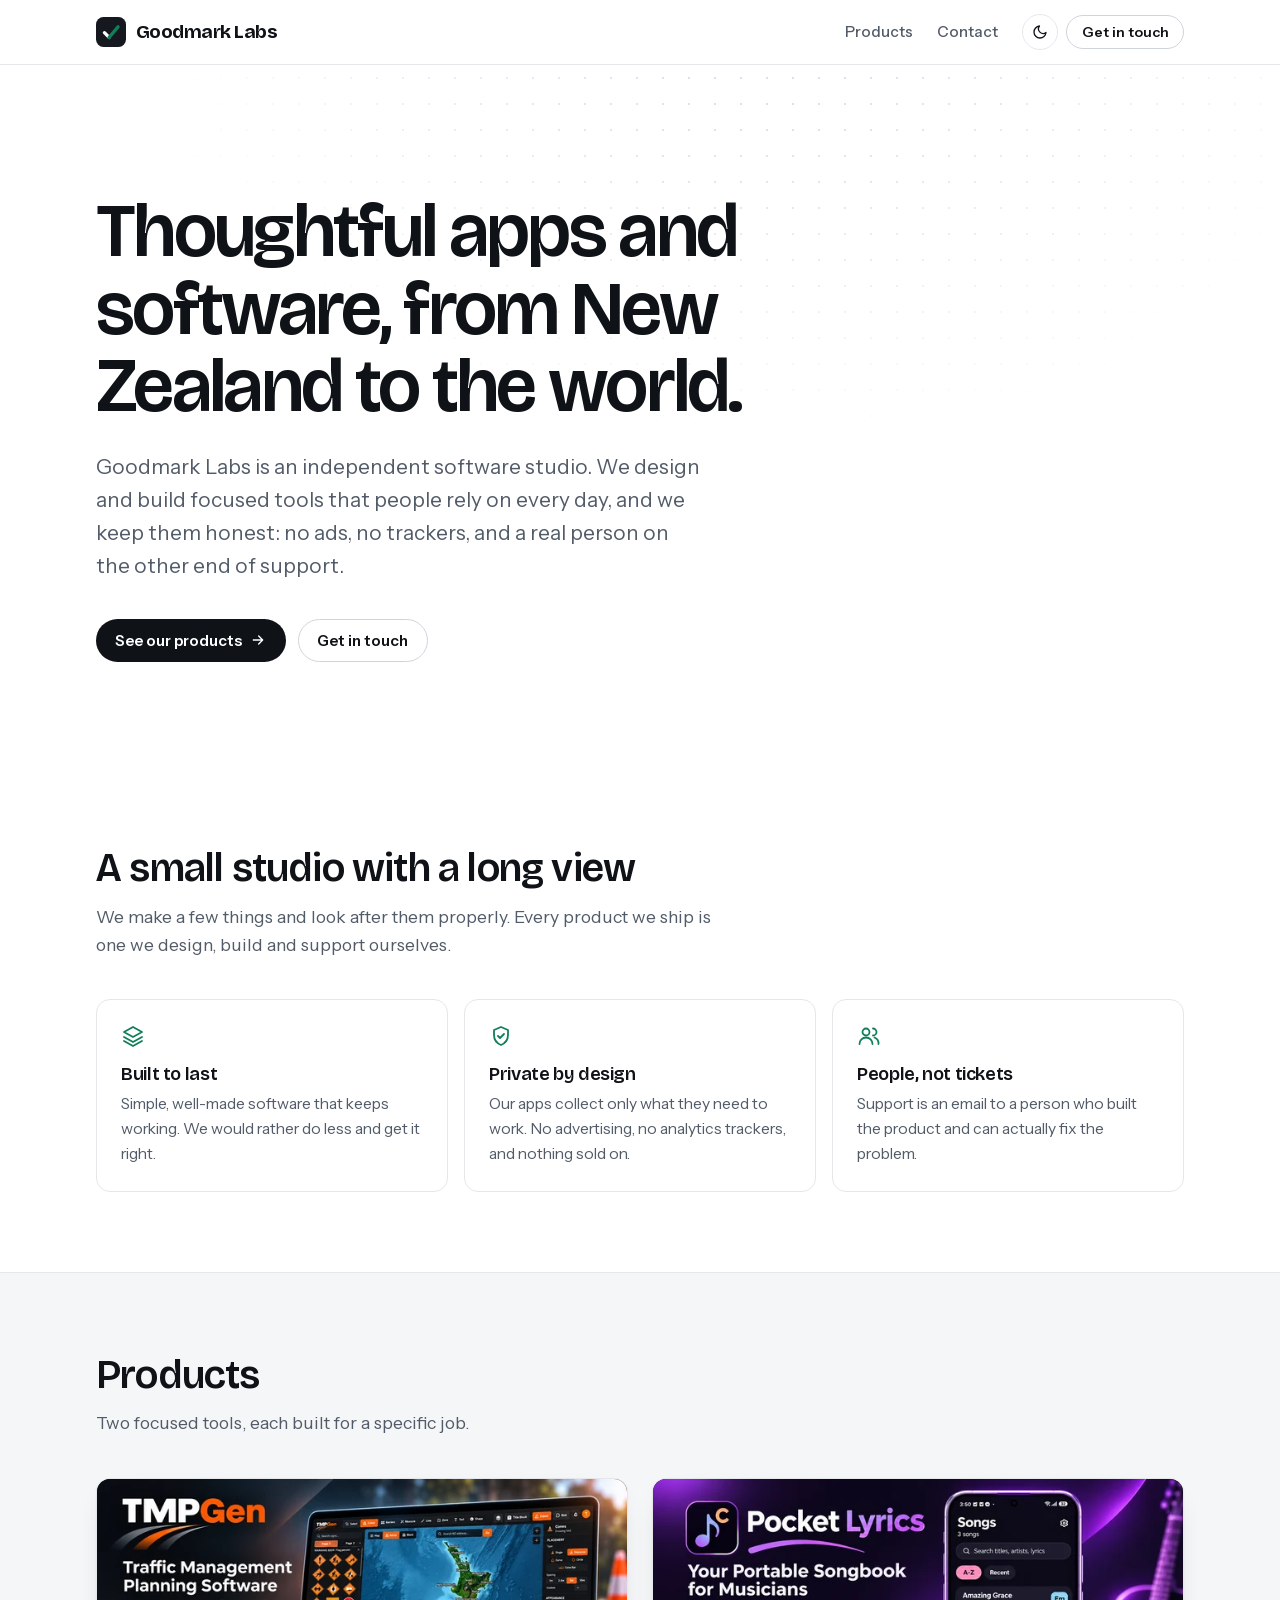
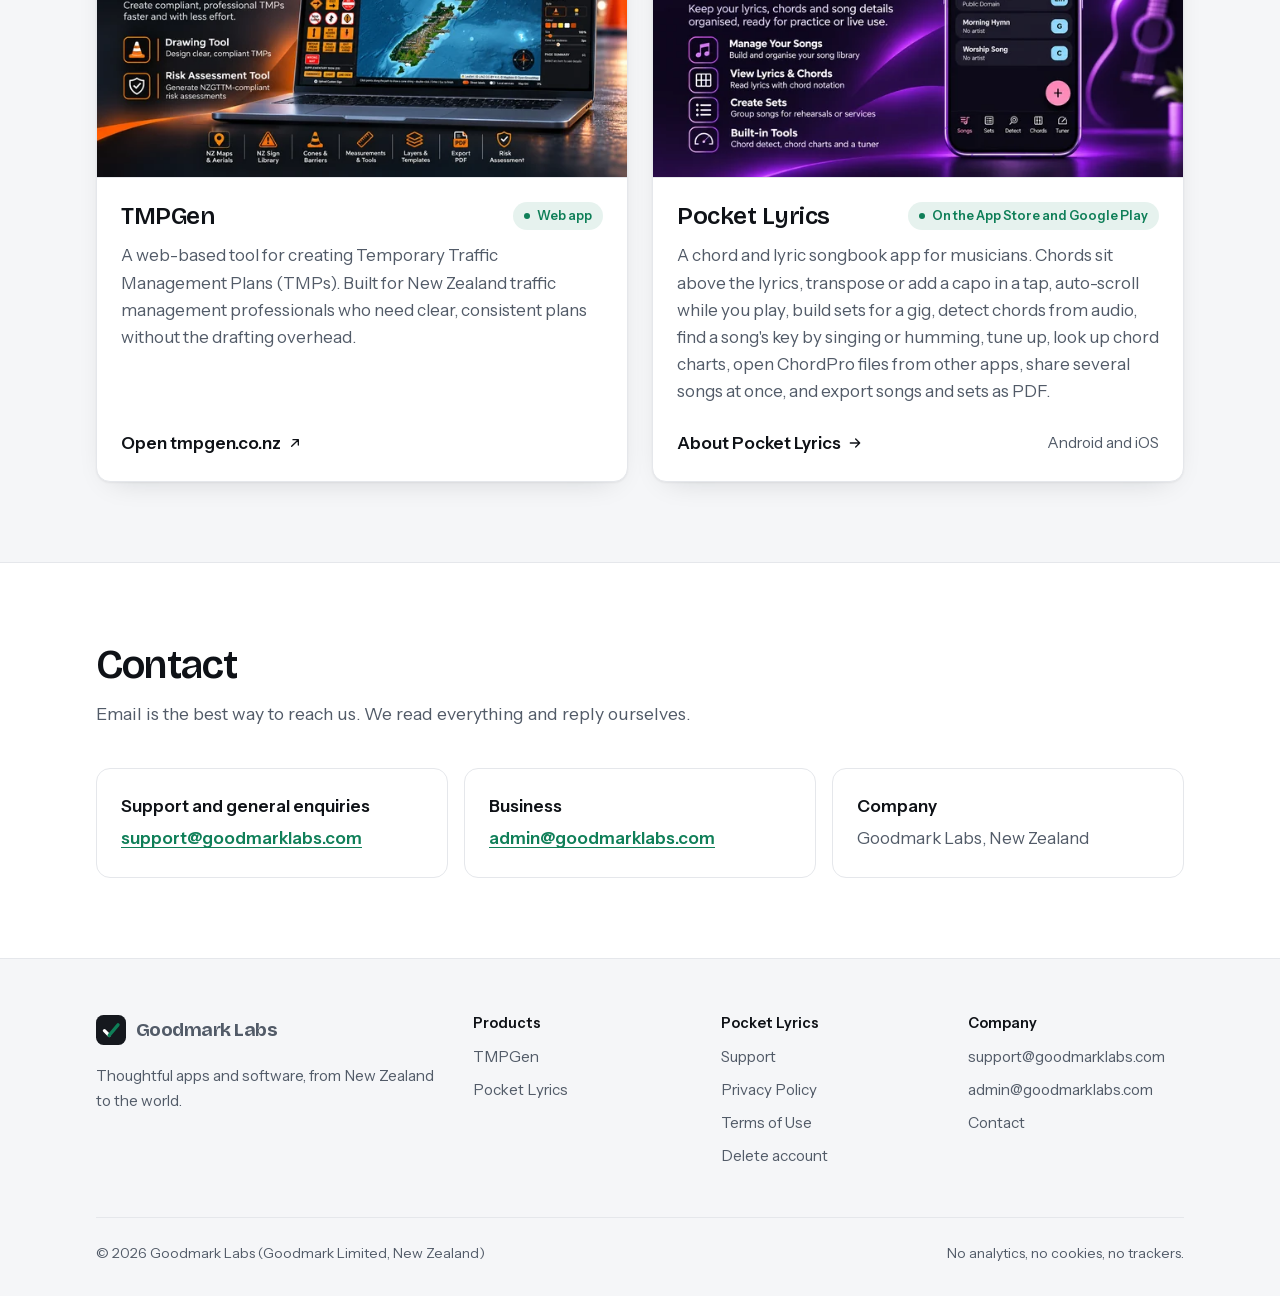
<file: index.html>
<!DOCTYPE html>
<html lang="en-NZ">
<head>
  <meta charset="utf-8">
  <meta name="viewport" content="width=device-width, initial-scale=1">
  <title>Goodmark Labs – apps and software from New Zealand</title>
  <meta name="description" content="Goodmark Labs is an independent New Zealand software studio. We build TMPGen for temporary traffic management plans and the Pocket Lyrics songbook app.">
  <link rel="canonical" href="https://goodmarklabs.com/">
  <meta name="color-scheme" content="light dark">
  <meta name="theme-color" content="#ffffff" media="(prefers-color-scheme: light)">
  <meta name="theme-color" content="#0b0d11" media="(prefers-color-scheme: dark)">
  <meta property="og:title" content="Goodmark Labs – apps and software from New Zealand">
  <meta property="og:description" content="Goodmark Labs is an independent New Zealand software studio. We build TMPGen for temporary traffic management plans and the Pocket Lyrics songbook app.">
  <meta property="og:url" content="https://goodmarklabs.com/">
  <meta property="og:image" content="https://goodmarklabs.com/assets/icon-512.png">
  <link rel="icon" href="/favicon.ico" sizes="48x48">
  <link rel="icon" href="/assets/favicon.svg" type="image/svg+xml">
  <link rel="apple-touch-icon" href="/assets/apple-touch-icon.png">
  <link rel="preload" href="/assets/fonts/BricolageGrotesque.woff2" as="font" type="font/woff2" crossorigin>
  <link rel="preload" href="/assets/fonts/InstrumentSans.woff2" as="font" type="font/woff2" crossorigin>
  <script>/* Apply a saved light/dark choice before paint. Stored only in this browser; nothing is sent anywhere. */
  (function(){try{var t=localStorage.getItem("theme");if(t==="light"||t==="dark")document.documentElement.setAttribute("data-theme",t)}catch(e){}})();</script>
  <link rel="stylesheet" href="/assets/site.css?v=20261120">
</head>
<body>
  <a class="skip-link" href="#main">Skip to content</a>
  <header class="site-header site-header--split">
    <div class="wrap">
      <a class="brand" href="/"><svg class="mark" aria-hidden="true" viewBox="0 0 64 64"><rect class="mark-bg" width="64" height="64" rx="16"/><path class="mark-tick" d="M18 33.5 L28 43.5" fill="none" stroke-width="7" stroke-linecap="round"/><path class="mark-tick-2" d="M28 43.5 L47 21" fill="none" stroke-width="7" stroke-linecap="round"/></svg>Goodmark Labs</a>
      <nav class="site-nav" aria-label="Main">
        <ul>
          <li><a href="/#products">Products</a></li>
          <li><a href="/#contact">Contact</a></li>
        </ul>
      </nav>
      <div class="header-actions">
        <button class="theme-toggle" id="theme-toggle" type="button" aria-label="Switch to dark mode"><svg class="icon-sun" aria-hidden="true" viewBox="0 0 24 24" fill="none" stroke="currentColor" stroke-width="2" stroke-linecap="round"><circle cx="12" cy="12" r="4"/><path d="M12 2v2M12 20v2M4.9 4.9l1.4 1.4M17.7 17.7l1.4 1.4M2 12h2M20 12h2M4.9 19.1l1.4-1.4M17.7 6.3l1.4-1.4"/></svg><svg class="icon-moon" aria-hidden="true" viewBox="0 0 24 24" fill="none" stroke="currentColor" stroke-width="2" stroke-linecap="round" stroke-linejoin="round"><path d="M21 12.8A9 9 0 1 1 11.2 3a7 7 0 0 0 9.8 9.8z"/></svg></button>
        <a class="btn btn-ghost btn-sm" href="mailto:support@goodmarklabs.com">Get in touch</a>
      </div>
    </div>
  </header>
  <main id="main">
    <section class="hero">
      <div class="wrap">
        <h1>Thoughtful apps and software, from New Zealand to the world.</h1>
        <p class="lede">Goodmark Labs is an independent software studio. We design and build focused tools that people rely on every day, and we keep them honest: no ads, no trackers, and a real person on the other end of support.</p>
        <div class="actions">
          <a class="btn btn-primary" href="#products">See our products <svg aria-hidden="true" viewBox="0 0 24 24" fill="none" stroke="currentColor" stroke-width="2" stroke-linecap="round" stroke-linejoin="round"><path d="M5 12h14M13 6l6 6-6 6"/></svg></a>
          <a class="btn btn-ghost" href="mailto:support@goodmarklabs.com">Get in touch</a>
        </div>
      </div>
    </section>

    <section class="section" id="about" aria-labelledby="about-h">
      <div class="wrap">
        <div class="section-head">
          <h2 id="about-h">A small studio with a long view</h2>
          <p>We make a few things and look after them properly. Every product we ship is one we design, build and support ourselves.</p>
        </div>
        <ul class="principles">
          <li><svg aria-hidden="true" viewBox="0 0 24 24" fill="none" stroke="currentColor" stroke-width="1.8" stroke-linecap="round" stroke-linejoin="round"><path d="M12 3l9 5-9 5-9-5z"/><path d="M3 13l9 5 9-5"/><path d="M3 17l9 5 9-5"/></svg><h3>Built to last</h3><p>Simple, well-made software that keeps working. We would rather do less and get it right.</p></li>
          <li><svg aria-hidden="true" viewBox="0 0 24 24" fill="none" stroke="currentColor" stroke-width="1.8" stroke-linecap="round" stroke-linejoin="round"><path d="M12 3l7 3v5c0 5-3.5 8.5-7 10-3.5-1.5-7-5-7-10V6z"/><path d="M9 12l2 2 4-4"/></svg><h3>Private by design</h3><p>Our apps collect only what they need to work. No advertising, no analytics trackers, and nothing sold on.</p></li>
          <li><svg aria-hidden="true" viewBox="0 0 24 24" fill="none" stroke="currentColor" stroke-width="1.8" stroke-linecap="round" stroke-linejoin="round"><circle cx="9" cy="8" r="3.5"/><path d="M2.5 20a6.5 6.5 0 0 1 13 0"/><path d="M16 4.5a3.5 3.5 0 0 1 0 7"/><path d="M17.5 13.5a6.5 6.5 0 0 1 4 6.5"/></svg><h3>People, not tickets</h3><p>Support is an email to a person who built the product and can actually fix the problem.</p></li>
        </ul>
      </div>
    </section>

    <section class="section section-alt" id="products" aria-labelledby="products-h">
      <div class="wrap">
        <div class="section-head">
          <h2 id="products-h">Products</h2>
          <p>Two focused tools, each built for a specific job.</p>
        </div>
        <ul class="products">
          <li class="product product--tmpgen">
            <div class="product-art"><picture><source type="image/webp" srcset="/assets/img/tmpgen-640.webp 640w, /assets/img/tmpgen-960.webp 960w, /assets/img/tmpgen-1280.webp 1280w, /assets/img/tmpgen-1664.webp 1664w" sizes="(min-width: 72rem) 33.25rem, (min-width: 48rem) calc(50vw - 2.75rem), calc(100vw - 2.5rem)"><img src="/assets/img/tmpgen-1280.jpg" srcset="/assets/img/tmpgen-640.jpg 640w, /assets/img/tmpgen-1280.jpg 1280w" sizes="(min-width: 72rem) 33.25rem, (min-width: 48rem) calc(50vw - 2.75rem), calc(100vw - 2.5rem)" width="1664" height="936" alt="TMPGen on a laptop: a map of New Zealand with a traffic sign library, cone placement tools and a risk assessment tool." loading="lazy" decoding="async"></picture></div>
            <div class="product-body">
              <div class="product-title"><h3>TMPGen</h3><span class="pill">Web app</span></div>
              <p>A web-based tool for creating Temporary Traffic Management Plans (TMPs). Built for New Zealand traffic management professionals who need clear, consistent plans without the drafting overhead.</p>
              <div class="product-foot">
                <a class="arrow-link stretch" href="https://tmpgen.co.nz">Open tmpgen.co.nz <svg aria-hidden="true" viewBox="0 0 24 24" fill="none" stroke="currentColor" stroke-width="2" stroke-linecap="round" stroke-linejoin="round"><path d="M7 17L17 7M9 7h8v8"/></svg></a>
              </div>
            </div>
          </li>
          <li class="product product--pl">
            <div class="product-art"><picture><source type="image/webp" srcset="/assets/img/pocket-lyrics-640.webp 640w, /assets/img/pocket-lyrics-960.webp 960w, /assets/img/pocket-lyrics-1280.webp 1280w, /assets/img/pocket-lyrics-1664.webp 1664w" sizes="(min-width: 72rem) 33.25rem, (min-width: 48rem) calc(50vw - 2.75rem), calc(100vw - 2.5rem)"><img src="/assets/img/pocket-lyrics-1280.jpg" srcset="/assets/img/pocket-lyrics-640.jpg 640w, /assets/img/pocket-lyrics-1280.jpg 1280w" sizes="(min-width: 72rem) 33.25rem, (min-width: 48rem) calc(50vw - 2.75rem), calc(100vw - 2.5rem)" width="1664" height="936" alt="A phone running Pocket Lyrics showing the song list, next to the app name and its main features: manage songs, view lyrics and chords, create sets, built-in tools." loading="lazy" decoding="async"></picture></div>
            <div class="product-body">
              <div class="product-title"><h3>Pocket Lyrics</h3><span class="pill">On the App Store and Google Play</span></div>
              <p>A chord and lyric songbook app for musicians. Chords sit above the lyrics, transpose or add a capo in a tap, auto-scroll while you play, build sets for a gig, detect chords from audio, find a song's key by singing or humming, tune up, look up chord charts, open ChordPro files from other apps, share several songs at once, and export songs and sets as PDF.</p>
              <div class="product-foot">
                <a class="arrow-link stretch" href="/pocket-lyrics/">About Pocket Lyrics <svg aria-hidden="true" viewBox="0 0 24 24" fill="none" stroke="currentColor" stroke-width="2" stroke-linecap="round" stroke-linejoin="round"><path d="M5 12h14M13 6l6 6-6 6"/></svg></a>
                <span class="effective">Android and iOS</span>
              </div>
            </div>
          </li>
        </ul>
      </div>
    </section>

    <section class="section" id="contact" aria-labelledby="contact-h">
      <div class="wrap">
        <div class="section-head">
          <h2 id="contact-h">Contact</h2>
          <p>Email is the best way to reach us. We read everything and reply ourselves.</p>
        </div>
        <dl class="contact-grid">
          <div>
            <dt>Support and general enquiries</dt>
            <dd><a href="mailto:support@goodmarklabs.com">support@goodmarklabs.com</a></dd>
          </div>
          <div>
            <dt>Business</dt>
            <dd><a href="mailto:admin@goodmarklabs.com">admin@goodmarklabs.com</a></dd>
          </div>
          <div>
            <dt>Company</dt>
            <dd>Goodmark Labs, New Zealand</dd>
          </div>
        </dl>
      </div>
    </section>
  </main>
  <footer class="site-footer">
    <div class="wrap">
      <div class="footer-grid">
        <div class="footer-brand">
          <a class="brand" href="/"><svg class="mark" aria-hidden="true" viewBox="0 0 64 64"><rect class="mark-bg" width="64" height="64" rx="16"/><path class="mark-tick" d="M18 33.5 L28 43.5" fill="none" stroke-width="7" stroke-linecap="round"/><path class="mark-tick-2" d="M28 43.5 L47 21" fill="none" stroke-width="7" stroke-linecap="round"/></svg>Goodmark Labs</a>
          <p>Thoughtful apps and software, from New Zealand to the world.</p>
        </div>
        <div>
          <h4>Products</h4>
          <ul>
            <li><a href="https://tmpgen.co.nz">TMPGen</a></li>
            <li><a href="/pocket-lyrics/">Pocket Lyrics</a></li>
          </ul>
        </div>
        <div>
          <h4>Pocket Lyrics</h4>
          <ul>
            <li><a href="/pocket-lyrics/support/">Support</a></li>
            <li><a href="/pocket-lyrics/privacy/">Privacy Policy</a></li>
            <li><a href="/pocket-lyrics/terms/">Terms of Use</a></li>
            <li><a href="/pocket-lyrics/delete-account/">Delete account</a></li>
          </ul>
        </div>
        <div>
          <h4>Company</h4>
          <ul>
            <li><a href="mailto:support@goodmarklabs.com">support@goodmarklabs.com</a></li>
            <li><a href="mailto:admin@goodmarklabs.com">admin@goodmarklabs.com</a></li>
            <li><a href="/#contact">Contact</a></li>
          </ul>
        </div>
      </div>
      <div class="footer-bottom">
        <p>&copy; 2026 Goodmark Labs (Goodmark Limited, New Zealand)</p>
        <p>No analytics, no cookies, no trackers.</p>
      </div>
    </div>
  </footer>
  <script>/* Light/dark toggle. The choice is kept in this browser's localStorage only. */
  (function(){var b=document.getElementById("theme-toggle");if(!b)return;var r=document.documentElement;
  function dark(){var t=r.getAttribute("data-theme");return t?t==="dark":matchMedia("(prefers-color-scheme: dark)").matches}
  function label(){b.setAttribute("aria-label",dark()?"Switch to light mode":"Switch to dark mode")}
  b.addEventListener("click",function(){var n=dark()?"light":"dark";r.setAttribute("data-theme",n);try{localStorage.setItem("theme",n)}catch(e){}label()});label()})();</script>
</body>
</html>
</file>
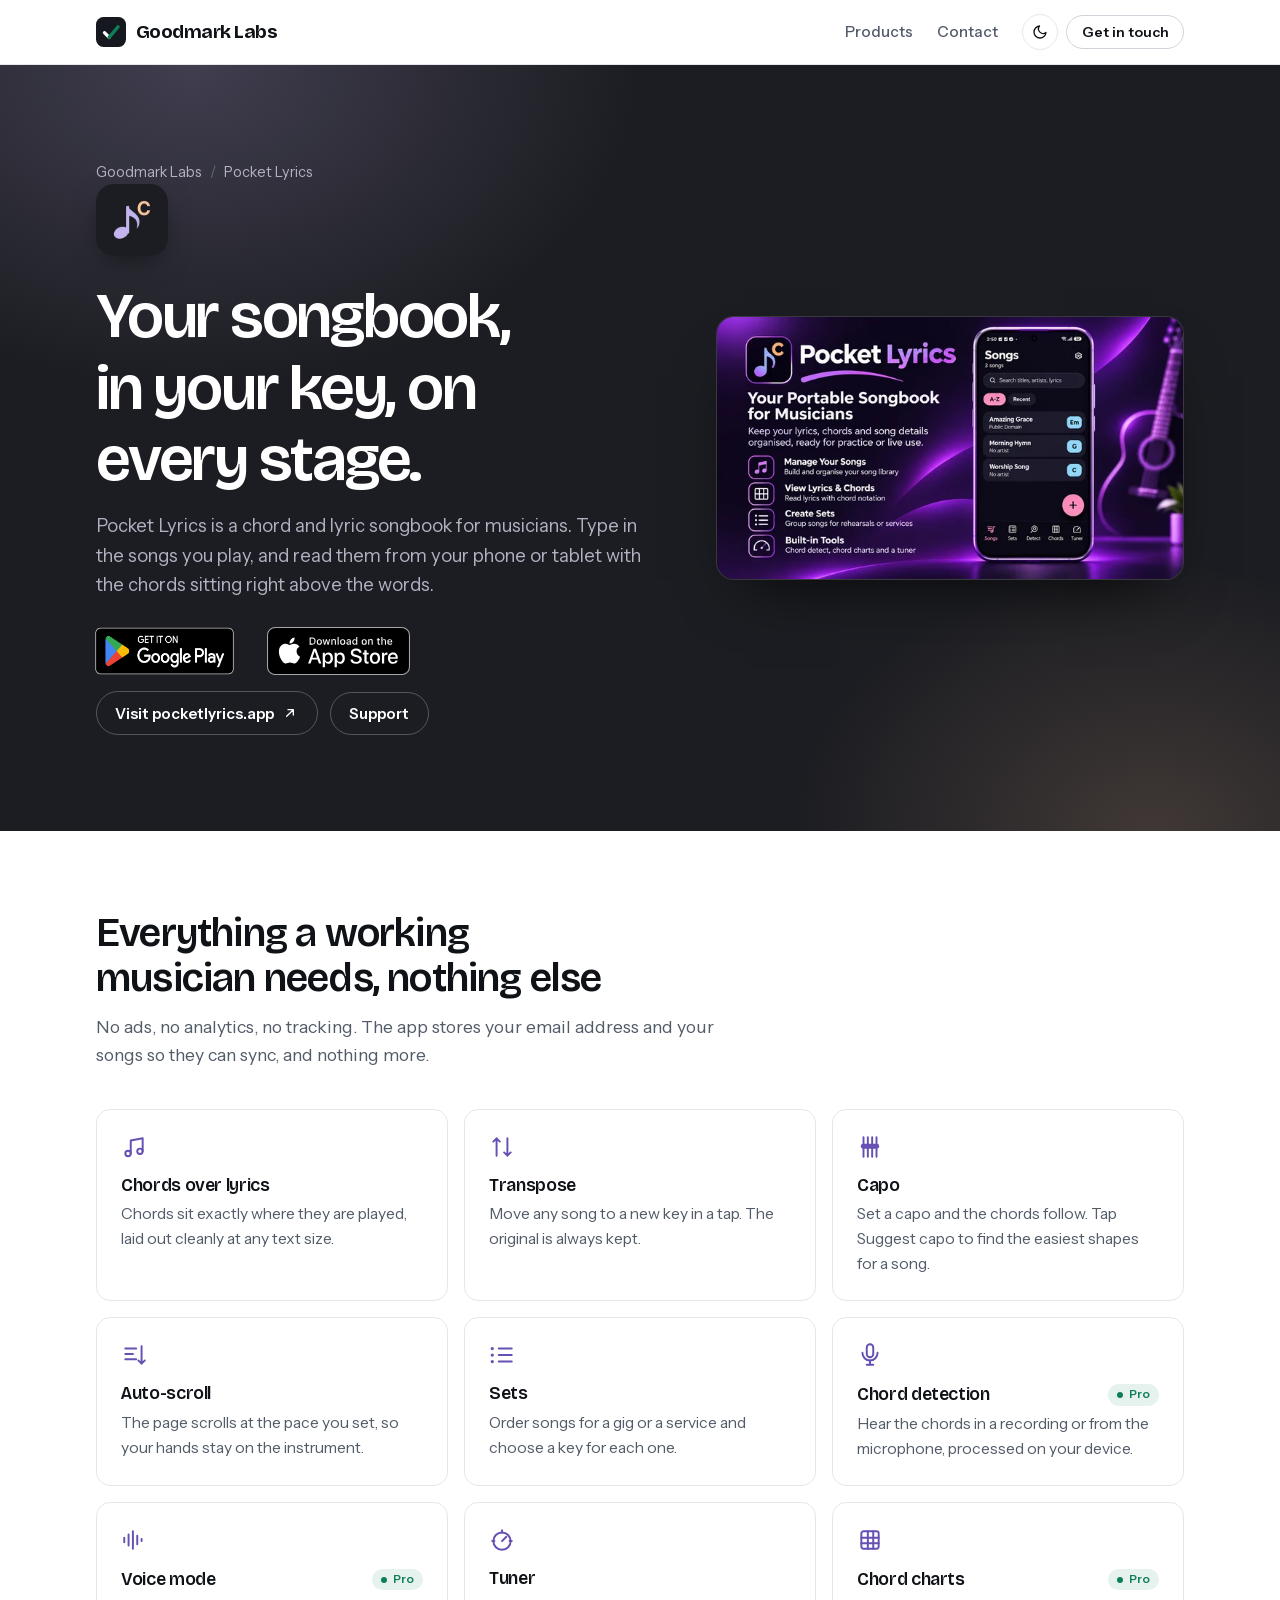
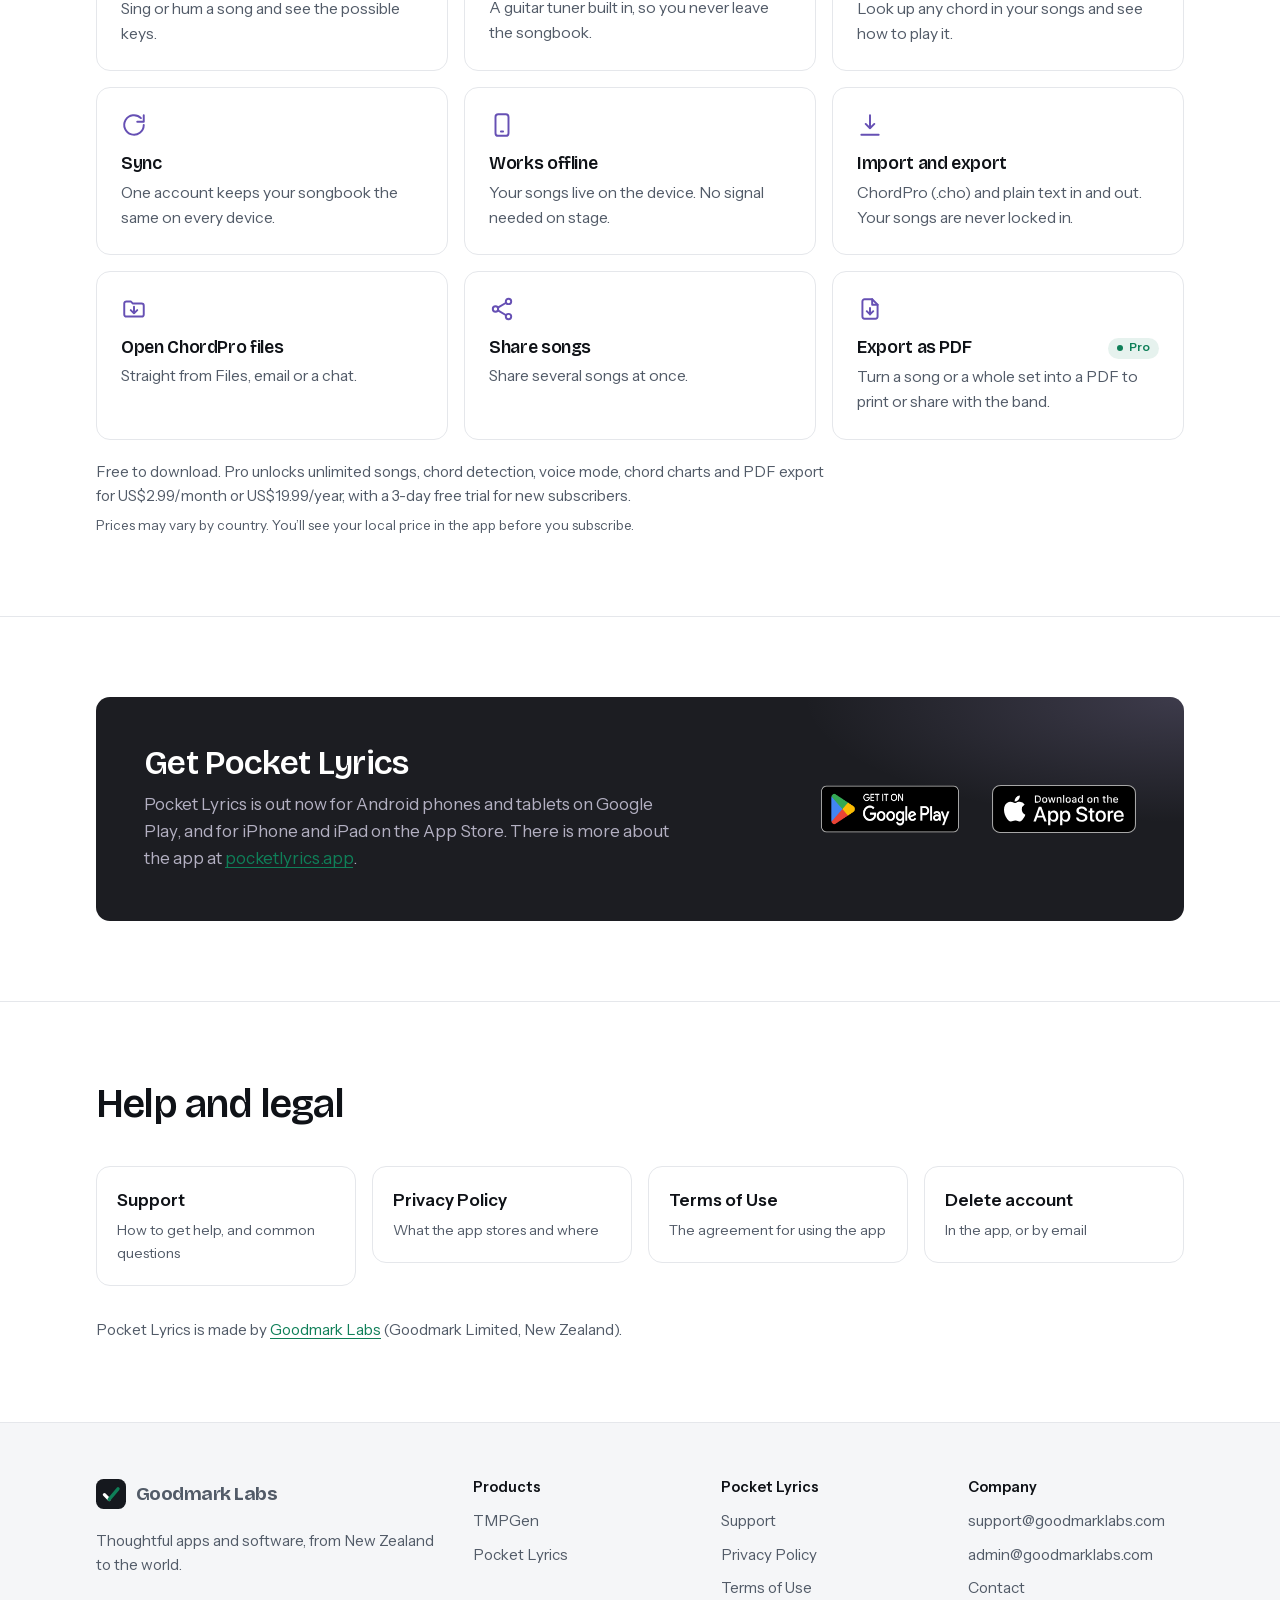
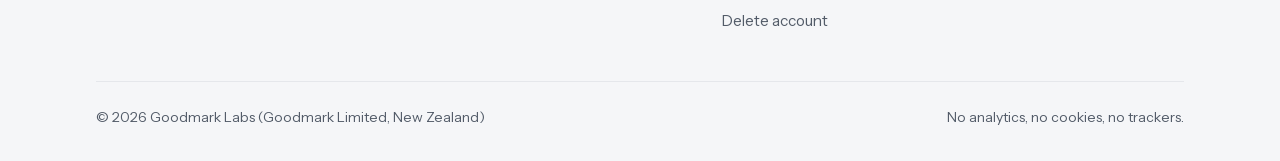
<file: pocket-lyrics/index.html>
<!DOCTYPE html>
<html lang="en-NZ">
<head>
  <meta charset="utf-8">
  <meta name="viewport" content="width=device-width, initial-scale=1">
  <title>Pocket Lyrics – chord and lyric songbook app | Goodmark Labs</title>
  <meta name="description" content="Pocket Lyrics is a chord and lyric songbook app for musicians: chords over lyrics, transpose, sets, chord detection, a tuner and chord charts. Get it on Google Play and the App Store.">
  <link rel="canonical" href="https://goodmarklabs.com/pocket-lyrics/">
  <meta name="color-scheme" content="light dark">
  <meta name="theme-color" content="#ffffff" media="(prefers-color-scheme: light)">
  <meta name="theme-color" content="#0b0d11" media="(prefers-color-scheme: dark)">
  <meta property="og:title" content="Pocket Lyrics – chord and lyric songbook app | Goodmark Labs">
  <meta property="og:description" content="Pocket Lyrics is a chord and lyric songbook app for musicians: chords over lyrics, transpose, sets, chord detection, a tuner and chord charts. Get it on Google Play and the App Store.">
  <meta property="og:url" content="https://goodmarklabs.com/pocket-lyrics/">
  <meta property="og:image" content="https://goodmarklabs.com/assets/icon-512.png">
  <link rel="icon" href="/favicon.ico" sizes="48x48">
  <link rel="icon" href="/assets/favicon.svg" type="image/svg+xml">
  <link rel="apple-touch-icon" href="/assets/apple-touch-icon.png">
  <link rel="preload" href="/assets/fonts/BricolageGrotesque.woff2" as="font" type="font/woff2" crossorigin>
  <link rel="preload" href="/assets/fonts/InstrumentSans.woff2" as="font" type="font/woff2" crossorigin>
  <script>/* Apply a saved light/dark choice before paint. Stored only in this browser; nothing is sent anywhere. */
  (function(){try{var t=localStorage.getItem("theme");if(t==="light"||t==="dark")document.documentElement.setAttribute("data-theme",t)}catch(e){}})();</script>
  <link rel="stylesheet" href="/assets/site.css?v=20261121">
</head>
<body>
  <a class="skip-link" href="#main">Skip to content</a>
  <header class="site-header site-header--split">
    <div class="wrap">
      <a class="brand" href="/"><svg class="mark" aria-hidden="true" viewBox="0 0 64 64"><rect class="mark-bg" width="64" height="64" rx="16"/><path class="mark-tick" d="M18 33.5 L28 43.5" fill="none" stroke-width="7" stroke-linecap="round"/><path class="mark-tick-2" d="M28 43.5 L47 21" fill="none" stroke-width="7" stroke-linecap="round"/></svg>Goodmark Labs</a>
      <nav class="site-nav" aria-label="Main">
        <ul>
          <li><a href="/#products">Products</a></li>
          <li><a href="/#contact">Contact</a></li>
        </ul>
      </nav>
      <div class="header-actions">
        <button class="theme-toggle" id="theme-toggle" type="button" aria-label="Switch to dark mode"><svg class="icon-sun" aria-hidden="true" viewBox="0 0 24 24" fill="none" stroke="currentColor" stroke-width="2" stroke-linecap="round"><circle cx="12" cy="12" r="4"/><path d="M12 2v2M12 20v2M4.9 4.9l1.4 1.4M17.7 17.7l1.4 1.4M2 12h2M20 12h2M4.9 19.1l1.4-1.4M17.7 6.3l1.4-1.4"/></svg><svg class="icon-moon" aria-hidden="true" viewBox="0 0 24 24" fill="none" stroke="currentColor" stroke-width="2" stroke-linecap="round" stroke-linejoin="round"><path d="M21 12.8A9 9 0 1 1 11.2 3a7 7 0 0 0 9.8 9.8z"/></svg></button>
        <a class="btn btn-ghost btn-sm" href="mailto:support@goodmarklabs.com">Get in touch</a>
      </div>
    </div>
  </header>
  <main id="main">
    <section class="pl-hero">
      <div class="wrap">
        <div>
          <ol class="crumbs"><li><a href="/">Goodmark Labs</a></li><li>Pocket Lyrics</li></ol>
          <img class="app-icon" src="/assets/pocket-lyrics-icon-192.png" alt="Pocket Lyrics app icon" width="72" height="72">
          <h1>Your songbook, in your key, on every stage.</h1>
          <p class="lede">Pocket Lyrics is a chord and lyric songbook for musicians. Type in the songs you play, and read them from your phone or tablet with the chords sitting right above the words.</p>
          <div class="actions actions--rows">
            <div class="action-row">
              <a class="store-badge store-badge--play" href="https://play.google.com/store/apps/details?id=com.goodmark.pocketlyrics"><img src="/assets/badges/google-play.png" alt="Get it on Google Play" width="646" height="250"></a>
              <a class="store-badge store-badge--apple" href="https://apps.apple.com/app/id6832144730"><img src="/assets/badges/app-store.svg" alt="Download on the App Store" width="120" height="40"></a>
            </div>
            <div class="action-row">
              <a class="btn btn-ghost" href="https://pocketlyrics.app">Visit pocketlyrics.app <svg aria-hidden="true" viewBox="0 0 24 24" fill="none" stroke="currentColor" stroke-width="2" stroke-linecap="round" stroke-linejoin="round"><path d="M7 17L17 7M9 7h8v8"/></svg></a>
              <a class="btn btn-ghost" href="/pocket-lyrics/support/">Support</a>
            </div>
          </div>
        </div>
        <figure class="hero-shot"><picture><source type="image/webp" srcset="/assets/img/pocket-lyrics-640.webp 640w, /assets/img/pocket-lyrics-960.webp 960w, /assets/img/pocket-lyrics-1280.webp 1280w, /assets/img/pocket-lyrics-1664.webp 1664w" sizes="(min-width: 72rem) 30rem, (min-width: 56rem) calc(45vw - 2rem), calc(100vw - 2.5rem)"><img src="/assets/img/pocket-lyrics-1280.jpg" srcset="/assets/img/pocket-lyrics-640.jpg 640w, /assets/img/pocket-lyrics-1280.jpg 1280w" sizes="(min-width: 72rem) 30rem, (min-width: 56rem) calc(45vw - 2rem), calc(100vw - 2.5rem)" width="1664" height="936" alt="A phone running Pocket Lyrics showing the song list, next to the app name and its main features: manage songs, view lyrics and chords, create sets, built-in tools." loading="eager" fetchpriority="high" decoding="async"></picture></figure>
      </div>
    </section>

    <section class="section" aria-labelledby="features-h">
      <div class="wrap">
        <div class="section-head">
          <h2 id="features-h">Everything a working musician needs, nothing else</h2>
          <p>No ads, no analytics, no tracking. The app stores your email address and your songs so they can sync, and nothing more.</p>
        </div>
        <ul class="features">
          <li class="feature"><svg aria-hidden="true" viewBox="0 0 24 24" fill="none" stroke="currentColor" stroke-width="1.8" stroke-linecap="round" stroke-linejoin="round"><path d="M9 18V6l11-2v12"/><circle cx="6.5" cy="18" r="2.5"/><circle cx="17.5" cy="16" r="2.5"/></svg><h3>Chords over lyrics</h3><p>Chords sit exactly where they are played, laid out cleanly at any text size.</p></li>
          <li class="feature"><svg aria-hidden="true" viewBox="0 0 24 24" fill="none" stroke="currentColor" stroke-width="1.8" stroke-linecap="round" stroke-linejoin="round"><path d="M7 4v16M4 7l3-3 3 3"/><path d="M17 20V4M14 17l3 3 3-3"/></svg><h3>Transpose</h3><p>Move any song to a new key in a tap. The original is always kept.</p></li>
          <li class="feature"><svg aria-hidden="true" viewBox="0 0 24 24" fill="none" stroke="currentColor" stroke-width="1.8" stroke-linecap="round" stroke-linejoin="round"><path d="M6 3v18M10 3v18M14 3v18M18 3v18"/><rect x="3.5" y="9" width="17" height="4.5" rx="2.25" fill="currentColor" stroke="none"/></svg><h3>Capo</h3><p>Set a capo and the chords follow. Tap Suggest capo to find the easiest shapes for a song.</p></li>
          <li class="feature"><svg aria-hidden="true" viewBox="0 0 24 24" fill="none" stroke="currentColor" stroke-width="1.8" stroke-linecap="round" stroke-linejoin="round"><path d="M4 6h10M4 11h7M4 16h10"/><path d="M19 4v16M16 17l3 3 3-3"/></svg><h3>Auto-scroll</h3><p>The page scrolls at the pace you set, so your hands stay on the instrument.</p></li>
          <li class="feature"><svg aria-hidden="true" viewBox="0 0 24 24" fill="none" stroke="currentColor" stroke-width="1.8" stroke-linecap="round" stroke-linejoin="round"><path d="M9 6h12M9 12h12M9 18h12"/><path d="M3 6h.01M3 12h.01M3 18h.01" stroke-width="3"/></svg><h3>Sets</h3><p>Order songs for a gig or a service and choose a key for each one.</p></li>
          <li class="feature"><svg aria-hidden="true" viewBox="0 0 24 24" fill="none" stroke="currentColor" stroke-width="1.8" stroke-linecap="round" stroke-linejoin="round"><rect x="9" y="2" width="6" height="12" rx="3"/><path d="M5 10a7 7 0 0 0 14 0"/><path d="M12 17v4M9 21h6"/></svg><div class="feature-title"><h3>Chord detection</h3><span class="pill">Pro</span></div><p>Hear the chords in a recording or from the microphone, processed on your device.</p></li>
          <li class="feature"><svg aria-hidden="true" viewBox="0 0 24 24" fill="none" stroke="currentColor" stroke-width="1.8" stroke-linecap="round" stroke-linejoin="round"><path d="M3 10v4M7 7v10M11 4v16M15 8v8M19 11v2"/></svg><div class="feature-title"><h3>Voice mode</h3><span class="pill">Pro</span></div><p>Sing or hum a song and see the possible keys.</p></li>
          <li class="feature"><svg aria-hidden="true" viewBox="0 0 24 24" fill="none" stroke="currentColor" stroke-width="1.8" stroke-linecap="round" stroke-linejoin="round"><circle cx="12" cy="13" r="8"/><path d="M12 13l4-4"/><path d="M12 3v2M3 13h2M19 13h2"/></svg><h3>Tuner</h3><p>A guitar tuner built in, so you never leave the songbook.</p></li>
          <li class="feature"><svg aria-hidden="true" viewBox="0 0 24 24" fill="none" stroke="currentColor" stroke-width="1.8" stroke-linecap="round" stroke-linejoin="round"><rect x="4" y="4" width="16" height="16" rx="2"/><path d="M4 10h16M4 15h16M10 4v16M15 4v16"/></svg><div class="feature-title"><h3>Chord charts</h3><span class="pill">Pro</span></div><p>Look up any chord in your songs and see how to play it.</p></li>
          <li class="feature"><svg aria-hidden="true" viewBox="0 0 24 24" fill="none" stroke="currentColor" stroke-width="1.8" stroke-linecap="round" stroke-linejoin="round"><path d="M21 12a9 9 0 1 1-2.6-6.4"/><path d="M21 3v6h-6"/></svg><h3>Sync</h3><p>One account keeps your songbook the same on every device.</p></li>
          <li class="feature"><svg aria-hidden="true" viewBox="0 0 24 24" fill="none" stroke="currentColor" stroke-width="1.8" stroke-linecap="round" stroke-linejoin="round"><rect x="6" y="2" width="12" height="20" rx="2.5"/><path d="M11 18h2"/></svg><h3>Works offline</h3><p>Your songs live on the device. No signal needed on stage.</p></li>
          <li class="feature"><svg aria-hidden="true" viewBox="0 0 24 24" fill="none" stroke="currentColor" stroke-width="1.8" stroke-linecap="round" stroke-linejoin="round"><path d="M12 3v12M8 11l4 4 4-4"/><path d="M4 21h16"/></svg><h3>Import and export</h3><p>ChordPro (.cho) and plain text in and out. Your songs are never locked in.</p></li>
          <li class="feature"><svg aria-hidden="true" viewBox="0 0 24 24" fill="none" stroke="currentColor" stroke-width="1.8" stroke-linecap="round" stroke-linejoin="round"><path d="M3 7a2 2 0 0 1 2-2h4l2 2h8a2 2 0 0 1 2 2v8a2 2 0 0 1-2 2H5a2 2 0 0 1-2-2z"/><path d="M12 10v6M9 13l3 3 3-3"/></svg><h3>Open ChordPro files</h3><p>Straight from Files, email or a chat.</p></li>
          <li class="feature"><svg aria-hidden="true" viewBox="0 0 24 24" fill="none" stroke="currentColor" stroke-width="1.8" stroke-linecap="round" stroke-linejoin="round"><circle cx="18" cy="5" r="2.5"/><circle cx="6" cy="12" r="2.5"/><circle cx="18" cy="19" r="2.5"/><path d="M8.2 10.8l7.6-4.6M8.2 13.2l7.6 4.6"/></svg><h3>Share songs</h3><p>Share several songs at once.</p></li>
          <li class="feature"><svg aria-hidden="true" viewBox="0 0 24 24" fill="none" stroke="currentColor" stroke-width="1.8" stroke-linecap="round" stroke-linejoin="round"><path d="M14 3H7a2 2 0 0 0-2 2v14a2 2 0 0 0 2 2h10a2 2 0 0 0 2-2V8z"/><path d="M14 3v5h5"/><path d="M12 11v6M9 14l3 3 3-3"/></svg><div class="feature-title"><h3>Export as PDF</h3><span class="pill">Pro</span></div><p>Turn a song or a whole set into a PDF to print or share with the band.</p></li>
        </ul>
        <p class="features-note">Free to download. Pro unlocks unlimited songs, chord detection, voice mode, chord charts and PDF export for US$2.99/month or US$19.99/year, with a 3-day free trial for new subscribers.</p>
        <p class="price-note">Prices may vary by country. You&rsquo;ll see your local price in the app before you subscribe.</p>
      </div>
    </section>

    <section class="section" aria-labelledby="soon-h">
      <div class="wrap">
        <div class="callout">
          <div>
            <h2 id="soon-h">Get Pocket Lyrics</h2>
            <p>Pocket Lyrics is out now for Android phones and tablets on Google Play, and for iPhone and iPad on the App Store. There is more about the app at <a href="https://pocketlyrics.app">pocketlyrics.app</a>.</p>
          </div>
          <div class="platforms">
            <a class="store-badge store-badge--play" href="https://play.google.com/store/apps/details?id=com.goodmark.pocketlyrics"><img src="/assets/badges/google-play.png" alt="Get it on Google Play" width="646" height="250"></a>
            <a class="store-badge store-badge--apple" href="https://apps.apple.com/app/id6832144730"><img src="/assets/badges/app-store.svg" alt="Download on the App Store" width="120" height="40"></a>
          </div>
        </div>
      </div>
    </section>

    <section class="section" aria-labelledby="help-h">
      <div class="wrap">
        <div class="section-head">
          <h2 id="help-h">Help and legal</h2>
        </div>
        <ul class="link-cards">
          <li><a class="link-card" href="/pocket-lyrics/support/">Support<small>How to get help, and common questions</small></a></li>
          <li><a class="link-card" href="/pocket-lyrics/privacy/">Privacy Policy<small>What the app stores and where</small></a></li>
          <li><a class="link-card" href="/pocket-lyrics/terms/">Terms of Use<small>The agreement for using the app</small></a></li>
          <li><a class="link-card" href="/pocket-lyrics/delete-account/">Delete account<small>In the app, or by email</small></a></li>
        </ul>
        <p class="effective" style="margin-top:2rem">Pocket Lyrics is made by <a href="/">Goodmark Labs</a> (Goodmark Limited, New Zealand).</p>
      </div>
    </section>
  </main>
  <footer class="site-footer">
    <div class="wrap">
      <div class="footer-grid">
        <div class="footer-brand">
          <a class="brand" href="/"><svg class="mark" aria-hidden="true" viewBox="0 0 64 64"><rect class="mark-bg" width="64" height="64" rx="16"/><path class="mark-tick" d="M18 33.5 L28 43.5" fill="none" stroke-width="7" stroke-linecap="round"/><path class="mark-tick-2" d="M28 43.5 L47 21" fill="none" stroke-width="7" stroke-linecap="round"/></svg>Goodmark Labs</a>
          <p>Thoughtful apps and software, from New Zealand to the world.</p>
        </div>
        <div>
          <h4>Products</h4>
          <ul>
            <li><a href="https://tmpgen.co.nz">TMPGen</a></li>
            <li><a href="/pocket-lyrics/">Pocket Lyrics</a></li>
          </ul>
        </div>
        <div>
          <h4>Pocket Lyrics</h4>
          <ul>
            <li><a href="/pocket-lyrics/support/">Support</a></li>
            <li><a href="/pocket-lyrics/privacy/">Privacy Policy</a></li>
            <li><a href="/pocket-lyrics/terms/">Terms of Use</a></li>
            <li><a href="/pocket-lyrics/delete-account/">Delete account</a></li>
          </ul>
        </div>
        <div>
          <h4>Company</h4>
          <ul>
            <li><a href="mailto:support@goodmarklabs.com">support@goodmarklabs.com</a></li>
            <li><a href="mailto:admin@goodmarklabs.com">admin@goodmarklabs.com</a></li>
            <li><a href="/#contact">Contact</a></li>
          </ul>
        </div>
      </div>
      <div class="footer-bottom">
        <p>&copy; 2026 Goodmark Labs (Goodmark Limited, New Zealand)</p>
        <p>No analytics, no cookies, no trackers.</p>
      </div>
    </div>
  </footer>
  <script>/* Light/dark toggle. The choice is kept in this browser's localStorage only. */
  (function(){var b=document.getElementById("theme-toggle");if(!b)return;var r=document.documentElement;
  function dark(){var t=r.getAttribute("data-theme");return t?t==="dark":matchMedia("(prefers-color-scheme: dark)").matches}
  function label(){b.setAttribute("aria-label",dark()?"Switch to light mode":"Switch to dark mode")}
  b.addEventListener("click",function(){var n=dark()?"light":"dark";r.setAttribute("data-theme",n);try{localStorage.setItem("theme",n)}catch(e){}label()});label()})();</script>
</body>
</html>
</file>
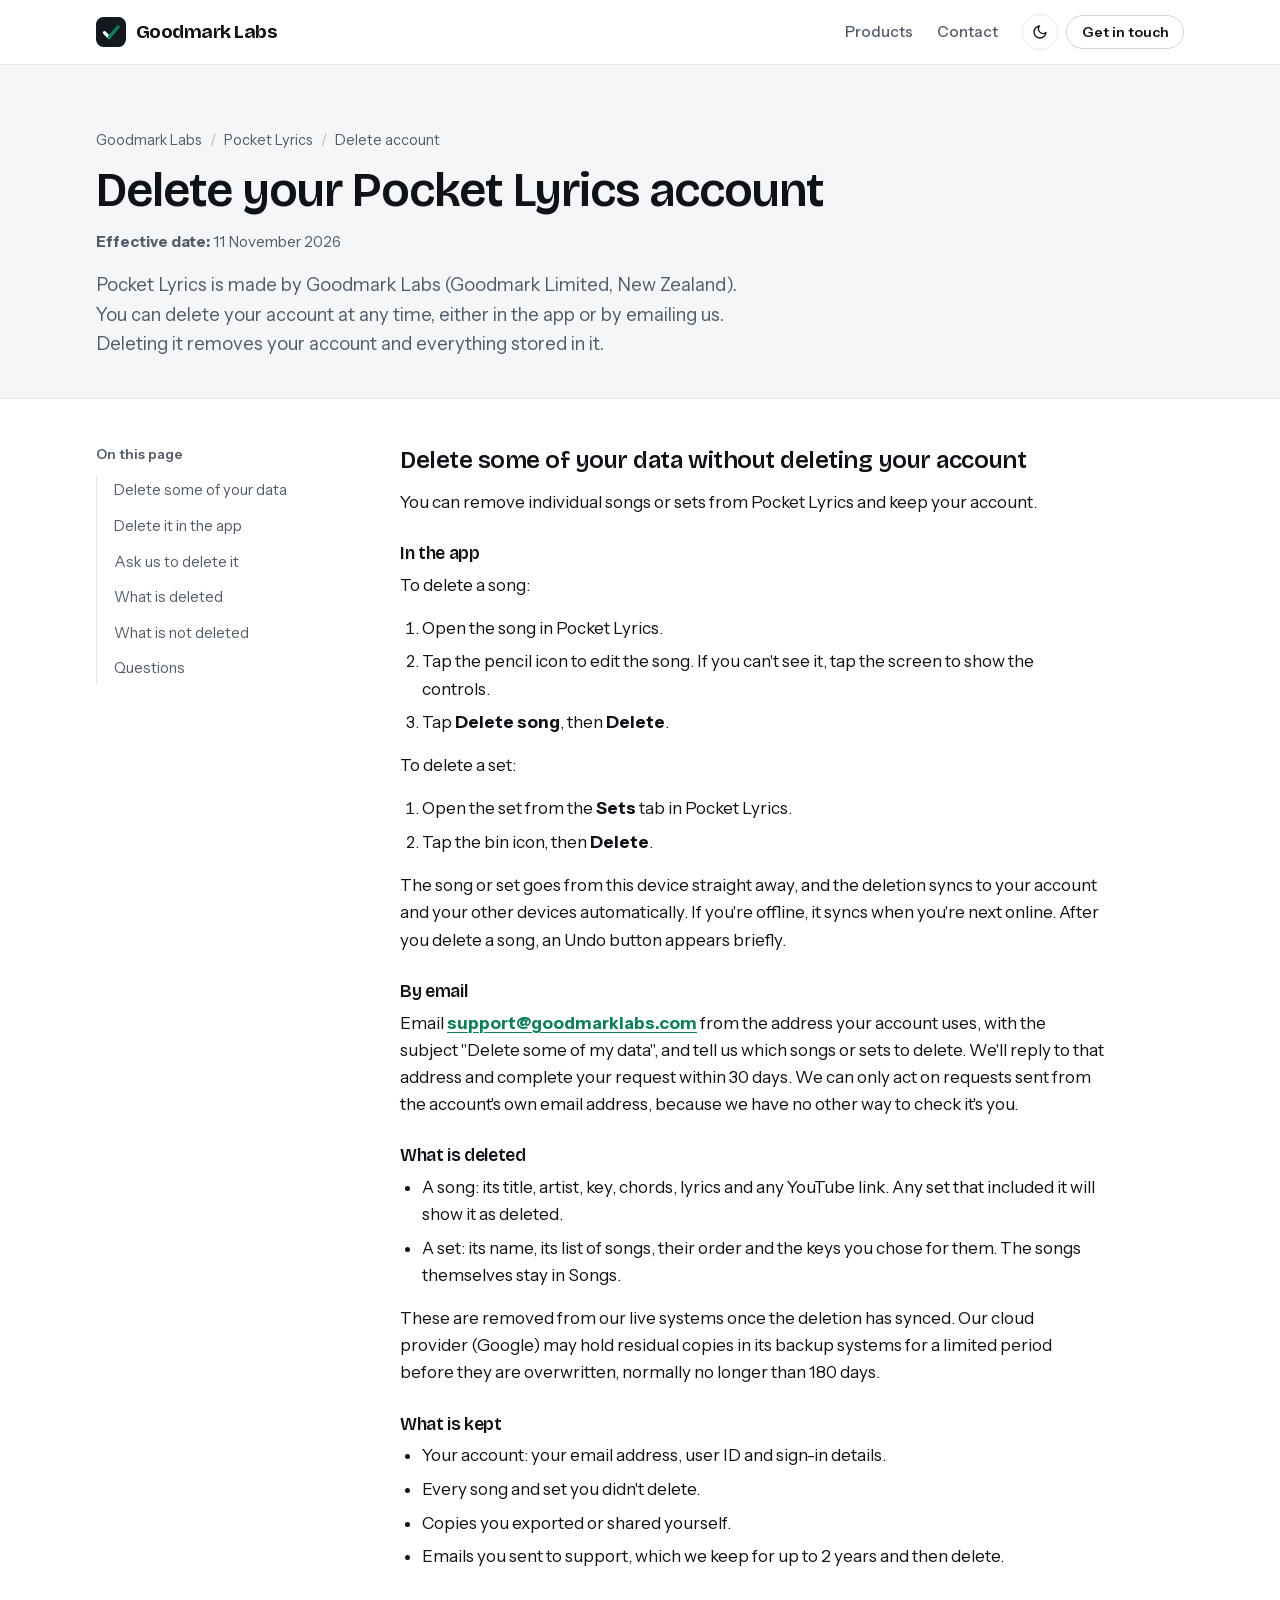
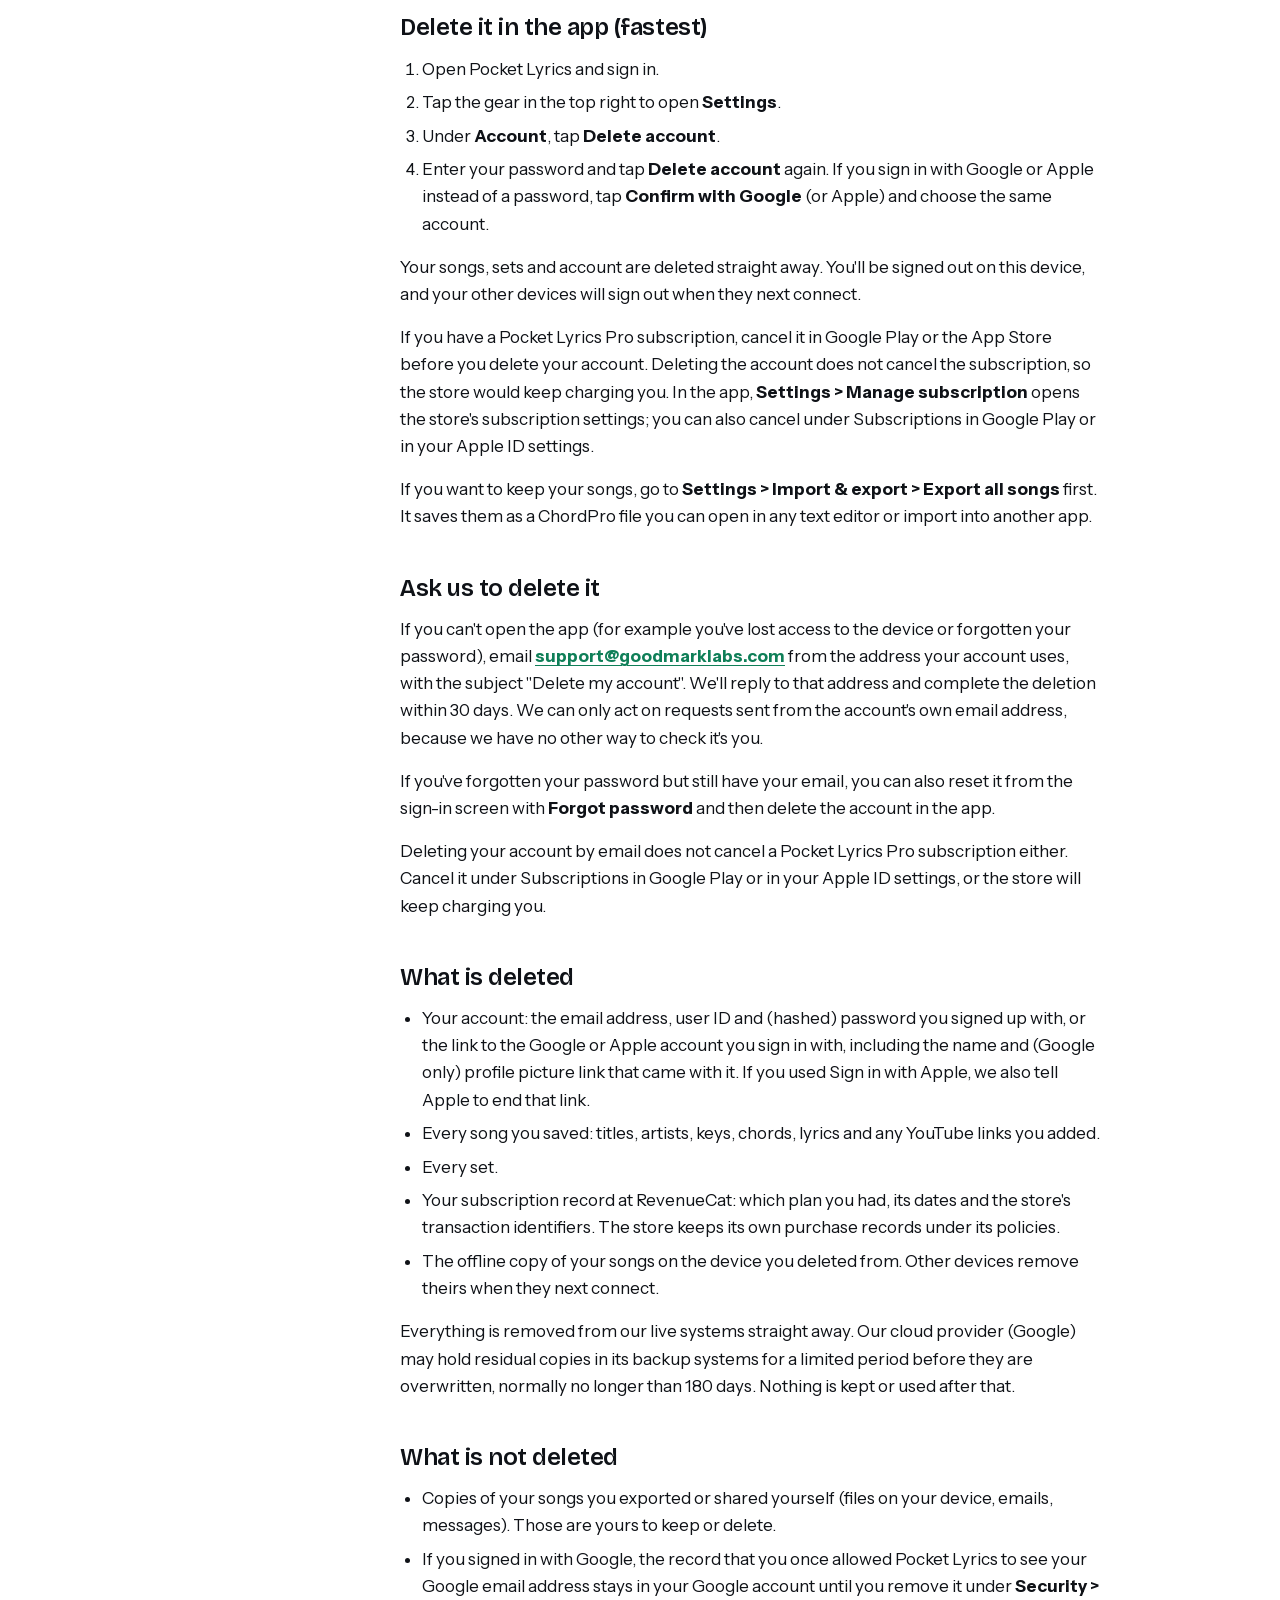
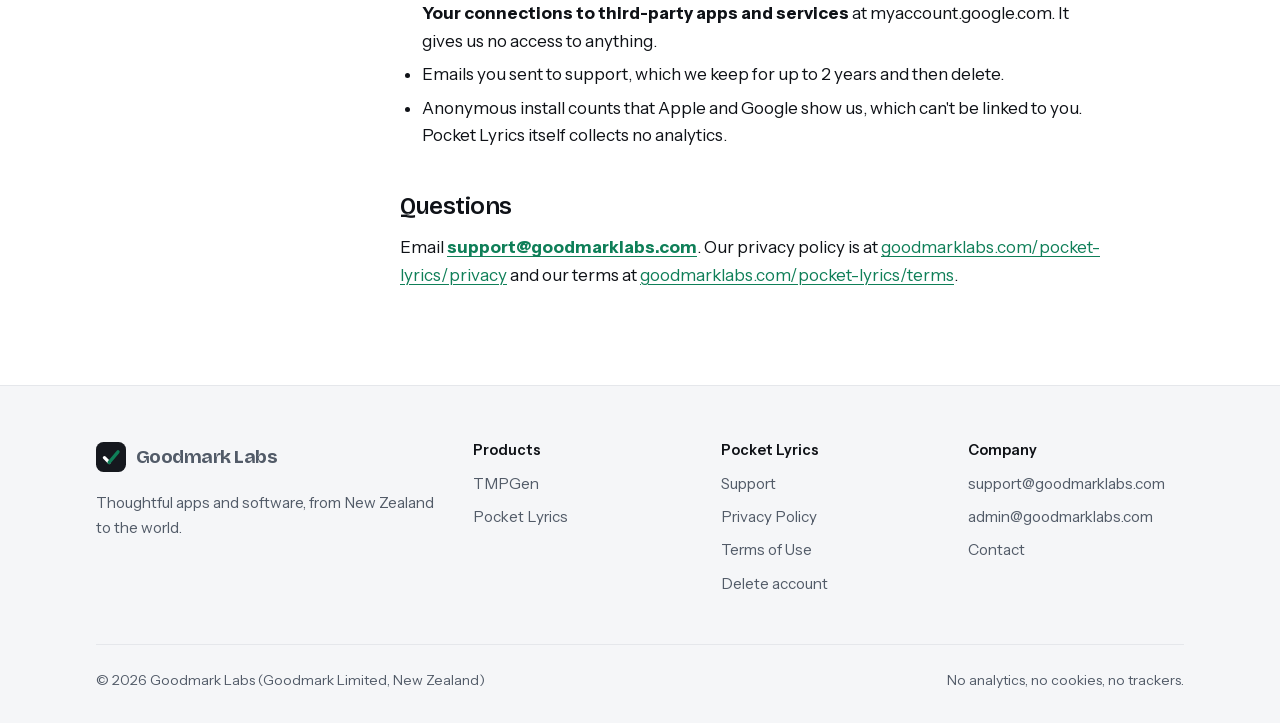
<file: pocket-lyrics/delete-account/index.html>
<!DOCTYPE html>
<html lang="en-NZ">
<head>
  <meta charset="utf-8">
  <meta name="viewport" content="width=device-width, initial-scale=1">
  <title>Delete your Pocket Lyrics account | Goodmark Labs</title>
  <meta name="description" content="How to delete your Pocket Lyrics account and data, in the app or by email, and exactly what is removed.">
  <link rel="canonical" href="https://goodmarklabs.com/pocket-lyrics/delete-account/">
  <meta name="color-scheme" content="light dark">
  <meta name="theme-color" content="#ffffff" media="(prefers-color-scheme: light)">
  <meta name="theme-color" content="#0b0d11" media="(prefers-color-scheme: dark)">
  <meta property="og:title" content="Delete your Pocket Lyrics account | Goodmark Labs">
  <meta property="og:description" content="How to delete your Pocket Lyrics account and data, in the app or by email, and exactly what is removed.">
  <meta property="og:url" content="https://goodmarklabs.com/pocket-lyrics/delete-account/">
  <meta property="og:image" content="https://goodmarklabs.com/assets/icon-512.png">
  <link rel="icon" href="/favicon.ico" sizes="48x48">
  <link rel="icon" href="/assets/favicon.svg" type="image/svg+xml">
  <link rel="apple-touch-icon" href="/assets/apple-touch-icon.png">
  <link rel="preload" href="/assets/fonts/BricolageGrotesque.woff2" as="font" type="font/woff2" crossorigin>
  <link rel="preload" href="/assets/fonts/InstrumentSans.woff2" as="font" type="font/woff2" crossorigin>
  <script>/* Apply a saved light/dark choice before paint. Stored only in this browser; nothing is sent anywhere. */
  (function(){try{var t=localStorage.getItem("theme");if(t==="light"||t==="dark")document.documentElement.setAttribute("data-theme",t)}catch(e){}})();</script>
  <link rel="stylesheet" href="/assets/site.css?v=20261121">
</head>
<body>
  <a class="skip-link" href="#main">Skip to content</a>
  <header class="site-header site-header--split">
    <div class="wrap">
      <a class="brand" href="/"><svg class="mark" aria-hidden="true" viewBox="0 0 64 64"><rect class="mark-bg" width="64" height="64" rx="16"/><path class="mark-tick" d="M18 33.5 L28 43.5" fill="none" stroke-width="7" stroke-linecap="round"/><path class="mark-tick-2" d="M28 43.5 L47 21" fill="none" stroke-width="7" stroke-linecap="round"/></svg>Goodmark Labs</a>
      <nav class="site-nav" aria-label="Main">
        <ul>
          <li><a href="/#products">Products</a></li>
          <li><a href="/#contact">Contact</a></li>
        </ul>
      </nav>
      <div class="header-actions">
        <button class="theme-toggle" id="theme-toggle" type="button" aria-label="Switch to dark mode"><svg class="icon-sun" aria-hidden="true" viewBox="0 0 24 24" fill="none" stroke="currentColor" stroke-width="2" stroke-linecap="round"><circle cx="12" cy="12" r="4"/><path d="M12 2v2M12 20v2M4.9 4.9l1.4 1.4M17.7 17.7l1.4 1.4M2 12h2M20 12h2M4.9 19.1l1.4-1.4M17.7 6.3l1.4-1.4"/></svg><svg class="icon-moon" aria-hidden="true" viewBox="0 0 24 24" fill="none" stroke="currentColor" stroke-width="2" stroke-linecap="round" stroke-linejoin="round"><path d="M21 12.8A9 9 0 1 1 11.2 3a7 7 0 0 0 9.8 9.8z"/></svg></button>
        <a class="btn btn-ghost btn-sm" href="mailto:support@goodmarklabs.com">Get in touch</a>
      </div>
    </div>
  </header>
  <main id="main">
    <div class="doc-head">
      <div class="wrap">
        <ol class="crumbs"><li><a href="/">Goodmark Labs</a></li><li><a href="/pocket-lyrics/">Pocket Lyrics</a></li><li>Delete account</li></ol>
        <h1>Delete your Pocket Lyrics account</h1>
        <p class="effective"><strong>Effective date:</strong> 11 November 2026</p>
        <p class="lede">Pocket Lyrics is made by Goodmark Labs (Goodmark Limited, New Zealand). You can delete your account at any time, either in the app or by emailing us. Deleting it removes your account and everything stored in it.</p>
      </div>
    </div>
    <div class="wrap doc-layout">
      <nav class="toc" aria-labelledby="toc-h">
        <h2 id="toc-h">On this page</h2>
        <ol>
          <li><a href="#delete-some">Delete some of your data</a></li>
          <li><a href="#in-app">Delete it in the app</a></li>
          <li><a href="#by-email">Ask us to delete it</a></li>
          <li><a href="#what-is-deleted">What is deleted</a></li>
          <li><a href="#what-is-not-deleted">What is not deleted</a></li>
          <li><a href="#questions">Questions</a></li>
        </ol>
      </nav>
      <article class="doc">
        <h2 id="delete-some">Delete some of your data without deleting your account</h2>
        <p>You can remove individual songs or sets from Pocket Lyrics and keep your account.</p>
        <h3>In the app</h3>
        <p>To delete a song:</p>
        <ol>
          <li>Open the song in Pocket Lyrics.</li>
          <li>Tap the pencil icon to edit the song. If you can't see it, tap the screen to show the controls.</li>
          <li>Tap <strong>Delete song</strong>, then <strong>Delete</strong>.</li>
        </ol>
        <p>To delete a set:</p>
        <ol>
          <li>Open the set from the <strong>Sets</strong> tab in Pocket Lyrics.</li>
          <li>Tap the bin icon, then <strong>Delete</strong>.</li>
        </ol>
        <p>The song or set goes from this device straight away, and the deletion syncs to your account and your other devices automatically. If you're offline, it syncs when you're next online. After you delete a song, an Undo button appears briefly.</p>
        <h3>By email</h3>
        <p>Email <a href="mailto:support@goodmarklabs.com?subject=Delete%20some%20of%20my%20data"><strong>support@goodmarklabs.com</strong></a> from the address your account uses, with the subject "Delete some of my data", and tell us which songs or sets to delete. We'll reply to that address and complete your request within 30 days. We can only act on requests sent from the account's own email address, because we have no other way to check it's you.</p>
        <h3>What is deleted</h3>
        <ul>
          <li>A song: its title, artist, key, chords, lyrics and any YouTube link. Any set that included it will show it as deleted.</li>
          <li>A set: its name, its list of songs, their order and the keys you chose for them. The songs themselves stay in Songs.</li>
        </ul>
        <p>These are removed from our live systems once the deletion has synced. Our cloud provider (Google) may hold residual copies in its backup systems for a limited period before they are overwritten, normally no longer than 180 days.</p>
        <h3>What is kept</h3>
        <ul>
          <li>Your account: your email address, user ID and sign-in details.</li>
          <li>Every song and set you didn't delete.</li>
          <li>Copies you exported or shared yourself.</li>
          <li>Emails you sent to support, which we keep for up to 2 years and then delete.</li>
        </ul>

        <h2 id="in-app">Delete it in the app (fastest)</h2>
        <ol>
          <li>Open Pocket Lyrics and sign in.</li>
          <li>Tap the gear in the top right to open <strong>Settings</strong>.</li>
          <li>Under <strong>Account</strong>, tap <strong>Delete account</strong>.</li>
          <li>Enter your password and tap <strong>Delete account</strong> again. If you sign in with Google or Apple instead of a password, tap <strong>Confirm with Google</strong> (or Apple) and choose the same account.</li>
        </ol>
        <p>Your songs, sets and account are deleted straight away. You'll be signed out on this device, and your other devices will sign out when they next connect.</p>
        <p>If you have a Pocket Lyrics Pro subscription, cancel it in Google Play or the App Store before you delete your account. Deleting the account does not cancel the subscription, so the store would keep charging you. In the app, <strong>Settings &gt; Manage subscription</strong> opens the store's subscription settings; you can also cancel under Subscriptions in Google Play or in your Apple ID settings.</p>
        <p>If you want to keep your songs, go to <strong>Settings &gt; Import &amp; export &gt; Export all songs</strong> first. It saves them as a ChordPro file you can open in any text editor or import into another app.</p>

        <h2 id="by-email">Ask us to delete it</h2>
        <p>If you can't open the app (for example you've lost access to the device or forgotten your password), email <a href="mailto:support@goodmarklabs.com?subject=Delete%20my%20account"><strong>support@goodmarklabs.com</strong></a> from the address your account uses, with the subject "Delete my account". We'll reply to that address and complete the deletion within 30 days. We can only act on requests sent from the account's own email address, because we have no other way to check it's you.</p>
        <p>If you've forgotten your password but still have your email, you can also reset it from the sign-in screen with <strong>Forgot password</strong> and then delete the account in the app.</p>
        <p>Deleting your account by email does not cancel a Pocket Lyrics Pro subscription either. Cancel it under Subscriptions in Google Play or in your Apple ID settings, or the store will keep charging you.</p>

        <h2 id="what-is-deleted">What is deleted</h2>
        <ul>
          <li>Your account: the email address, user ID and (hashed) password you signed up with, or the link to the Google or Apple account you sign in with, including the name and (Google only) profile picture link that came with it. If you used Sign in with Apple, we also tell Apple to end that link.</li>
          <li>Every song you saved: titles, artists, keys, chords, lyrics and any YouTube links you added.</li>
          <li>Every set.</li>
          <li>Your subscription record at RevenueCat: which plan you had, its dates and the store's transaction identifiers. The store keeps its own purchase records under its policies.</li>
          <li>The offline copy of your songs on the device you deleted from. Other devices remove theirs when they next connect.</li>
        </ul>
        <p>Everything is removed from our live systems straight away. Our cloud provider (Google) may hold residual copies in its backup systems for a limited period before they are overwritten, normally no longer than 180 days. Nothing is kept or used after that.</p>

        <h2 id="what-is-not-deleted">What is not deleted</h2>
        <ul>
          <li>Copies of your songs you exported or shared yourself (files on your device, emails, messages). Those are yours to keep or delete.</li>
          <li>If you signed in with Google, the record that you once allowed Pocket Lyrics to see your Google email address stays in your Google account until you remove it under <strong>Security &gt; Your connections to third-party apps and services</strong> at myaccount.google.com. It gives us no access to anything.</li>
          <li>Emails you sent to support, which we keep for up to 2 years and then delete.</li>
          <li>Anonymous install counts that Apple and Google show us, which can't be linked to you. Pocket Lyrics itself collects no analytics.</li>
        </ul>

        <h2 id="questions">Questions</h2>
        <p>Email <a href="mailto:support@goodmarklabs.com"><strong>support@goodmarklabs.com</strong></a>. Our privacy policy is at <a href="/pocket-lyrics/privacy/">goodmarklabs.com/pocket-lyrics/privacy</a> and our terms at <a href="/pocket-lyrics/terms/">goodmarklabs.com/pocket-lyrics/terms</a>.</p>
      </article>
    </div>
  </main>
  <footer class="site-footer">
    <div class="wrap">
      <div class="footer-grid">
        <div class="footer-brand">
          <a class="brand" href="/"><svg class="mark" aria-hidden="true" viewBox="0 0 64 64"><rect class="mark-bg" width="64" height="64" rx="16"/><path class="mark-tick" d="M18 33.5 L28 43.5" fill="none" stroke-width="7" stroke-linecap="round"/><path class="mark-tick-2" d="M28 43.5 L47 21" fill="none" stroke-width="7" stroke-linecap="round"/></svg>Goodmark Labs</a>
          <p>Thoughtful apps and software, from New Zealand to the world.</p>
        </div>
        <div>
          <h4>Products</h4>
          <ul>
            <li><a href="https://tmpgen.co.nz">TMPGen</a></li>
            <li><a href="/pocket-lyrics/">Pocket Lyrics</a></li>
          </ul>
        </div>
        <div>
          <h4>Pocket Lyrics</h4>
          <ul>
            <li><a href="/pocket-lyrics/support/">Support</a></li>
            <li><a href="/pocket-lyrics/privacy/">Privacy Policy</a></li>
            <li><a href="/pocket-lyrics/terms/">Terms of Use</a></li>
            <li><a href="/pocket-lyrics/delete-account/">Delete account</a></li>
          </ul>
        </div>
        <div>
          <h4>Company</h4>
          <ul>
            <li><a href="mailto:support@goodmarklabs.com">support@goodmarklabs.com</a></li>
            <li><a href="mailto:admin@goodmarklabs.com">admin@goodmarklabs.com</a></li>
            <li><a href="/#contact">Contact</a></li>
          </ul>
        </div>
      </div>
      <div class="footer-bottom">
        <p>&copy; 2026 Goodmark Labs (Goodmark Limited, New Zealand)</p>
        <p>No analytics, no cookies, no trackers.</p>
      </div>
    </div>
  </footer>
  <script>/* Light/dark toggle. The choice is kept in this browser's localStorage only. */
  (function(){var b=document.getElementById("theme-toggle");if(!b)return;var r=document.documentElement;
  function dark(){var t=r.getAttribute("data-theme");return t?t==="dark":matchMedia("(prefers-color-scheme: dark)").matches}
  function label(){b.setAttribute("aria-label",dark()?"Switch to light mode":"Switch to dark mode")}
  b.addEventListener("click",function(){var n=dark()?"light":"dark";r.setAttribute("data-theme",n);try{localStorage.setItem("theme",n)}catch(e){}label()});label()})();</script>
</body>
</html>
</file>
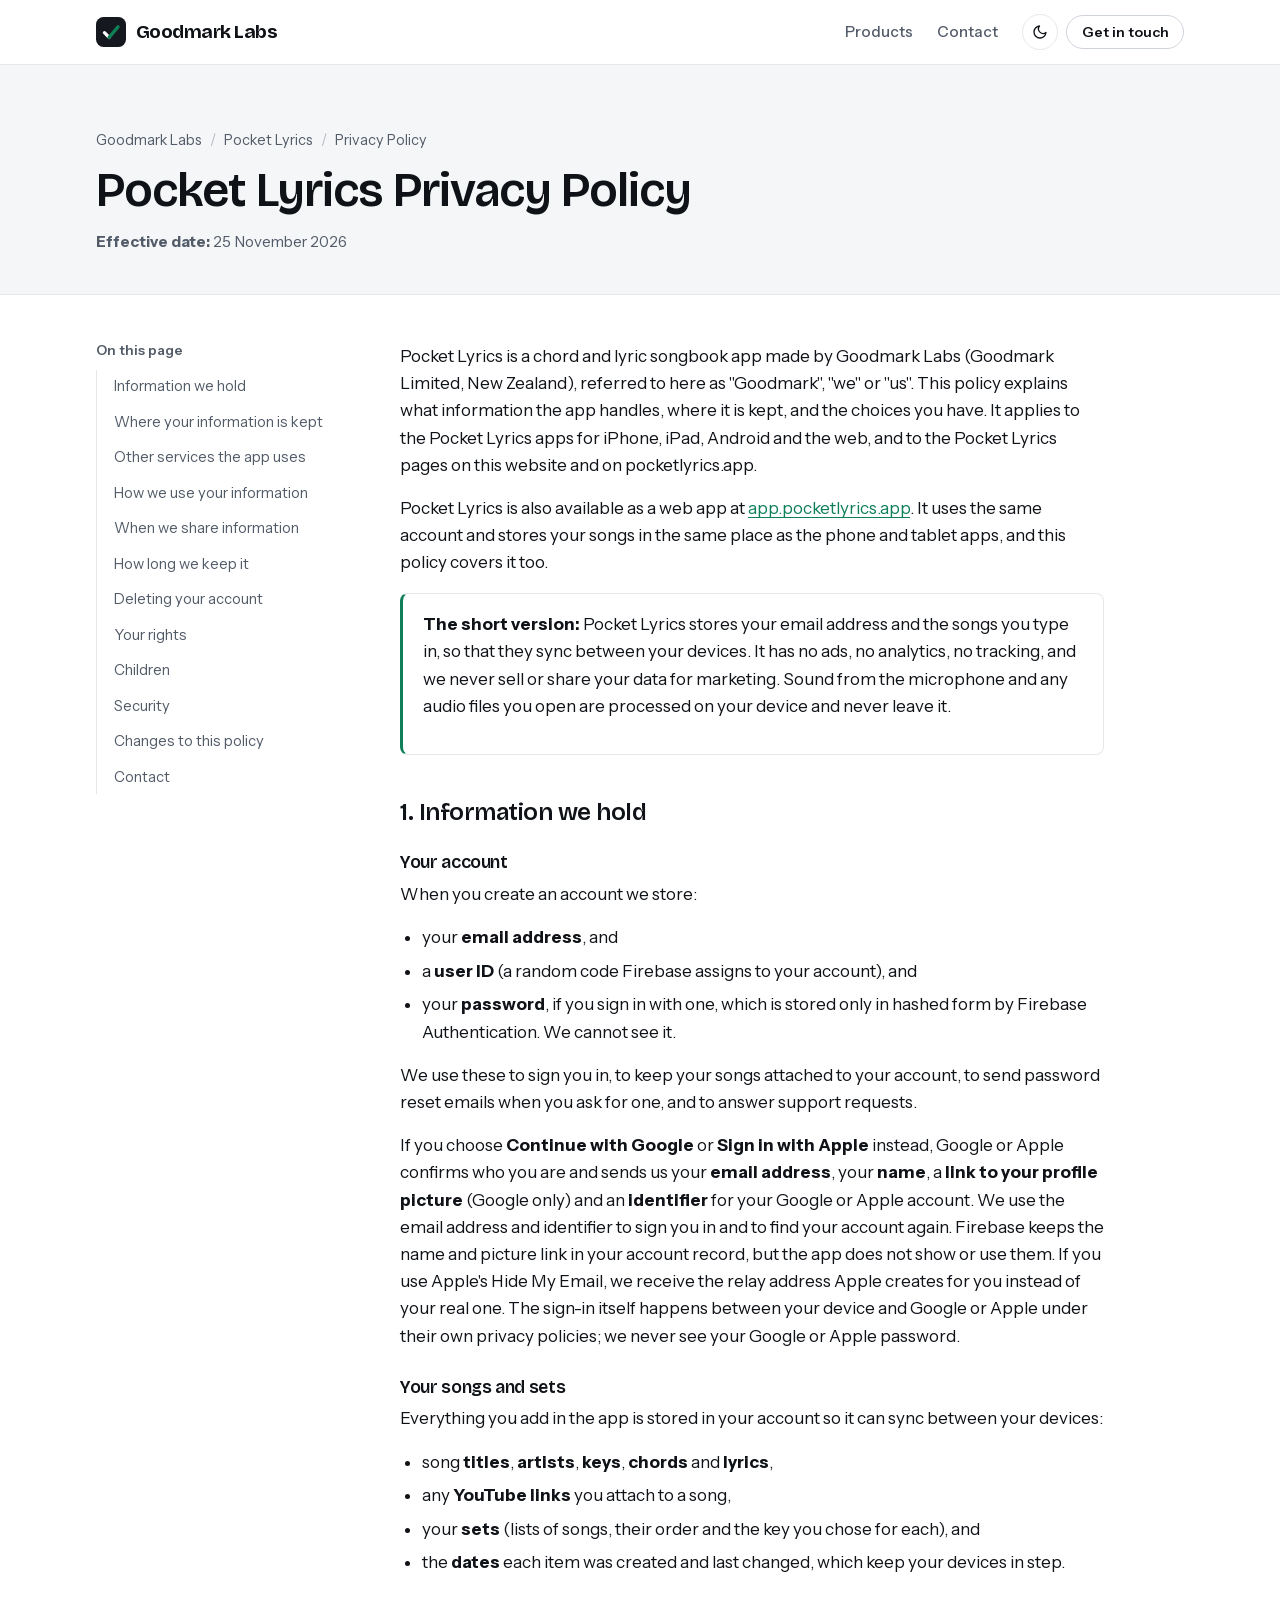
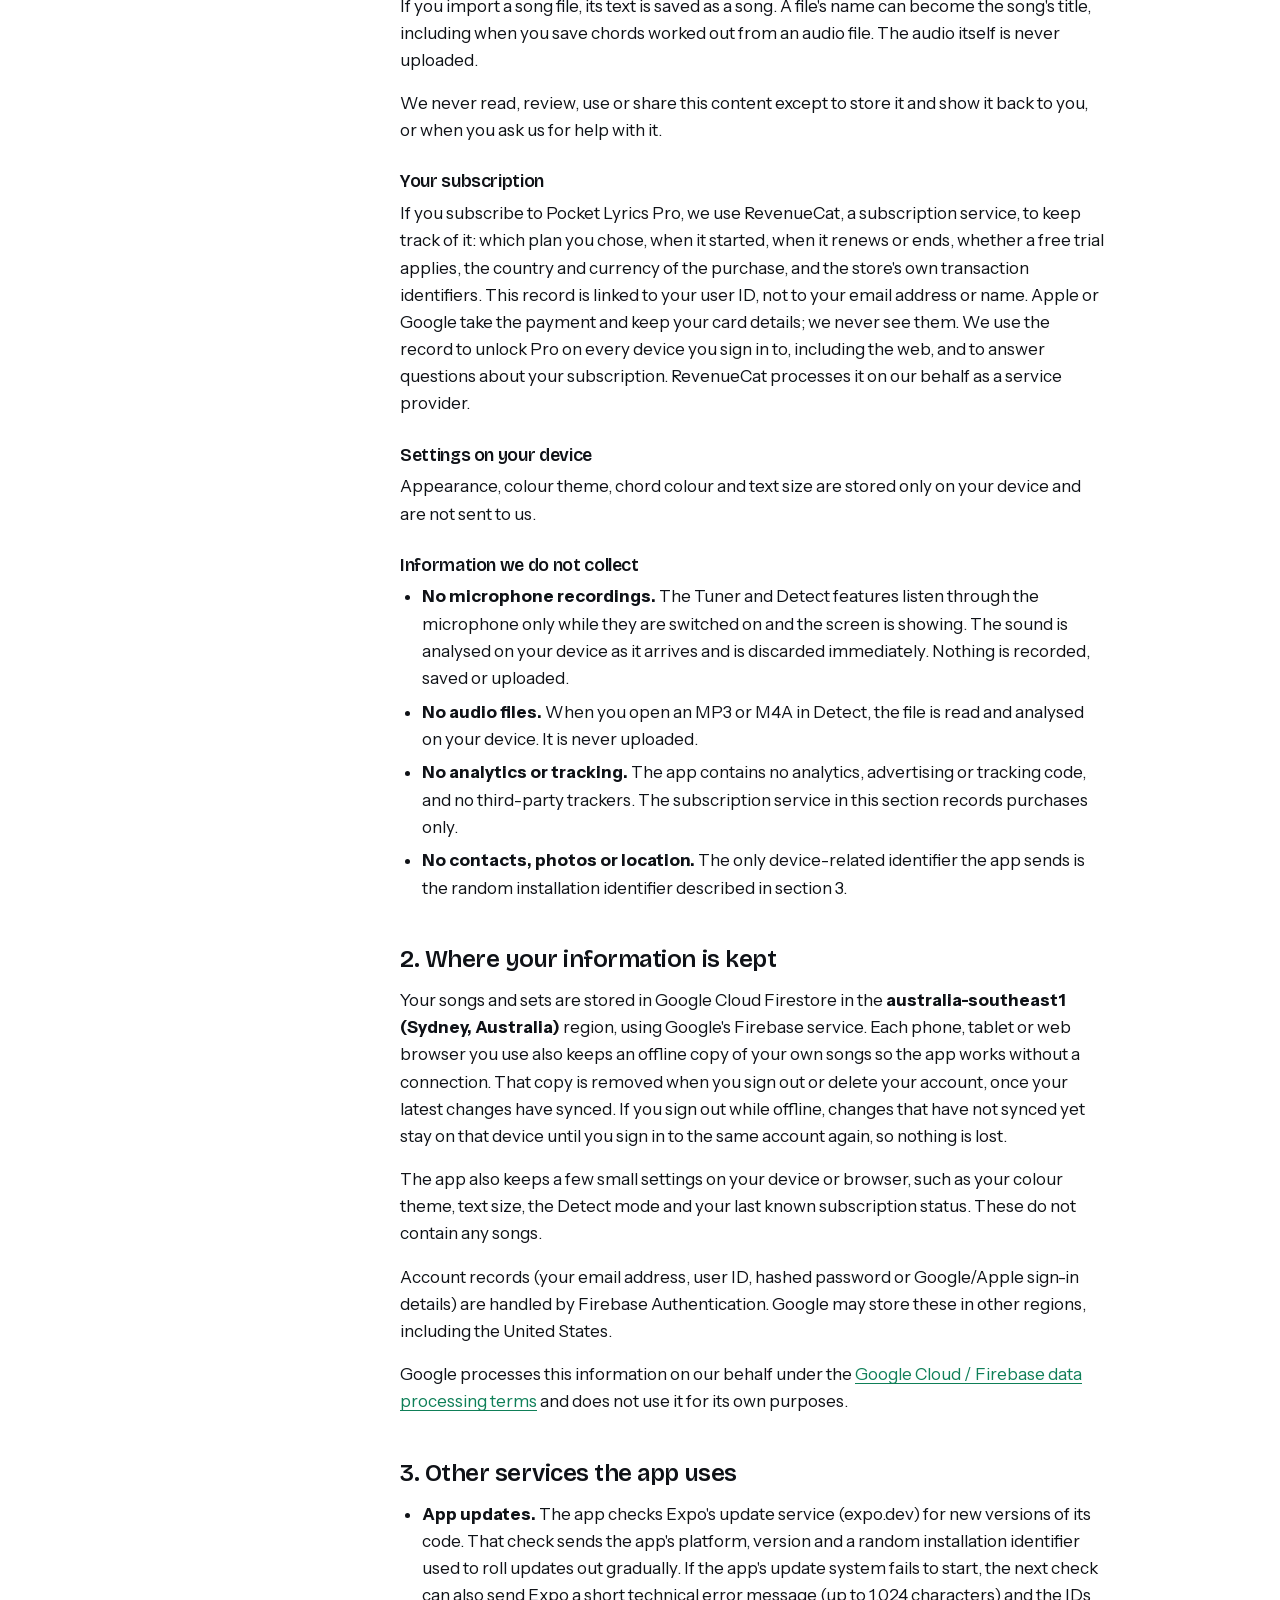
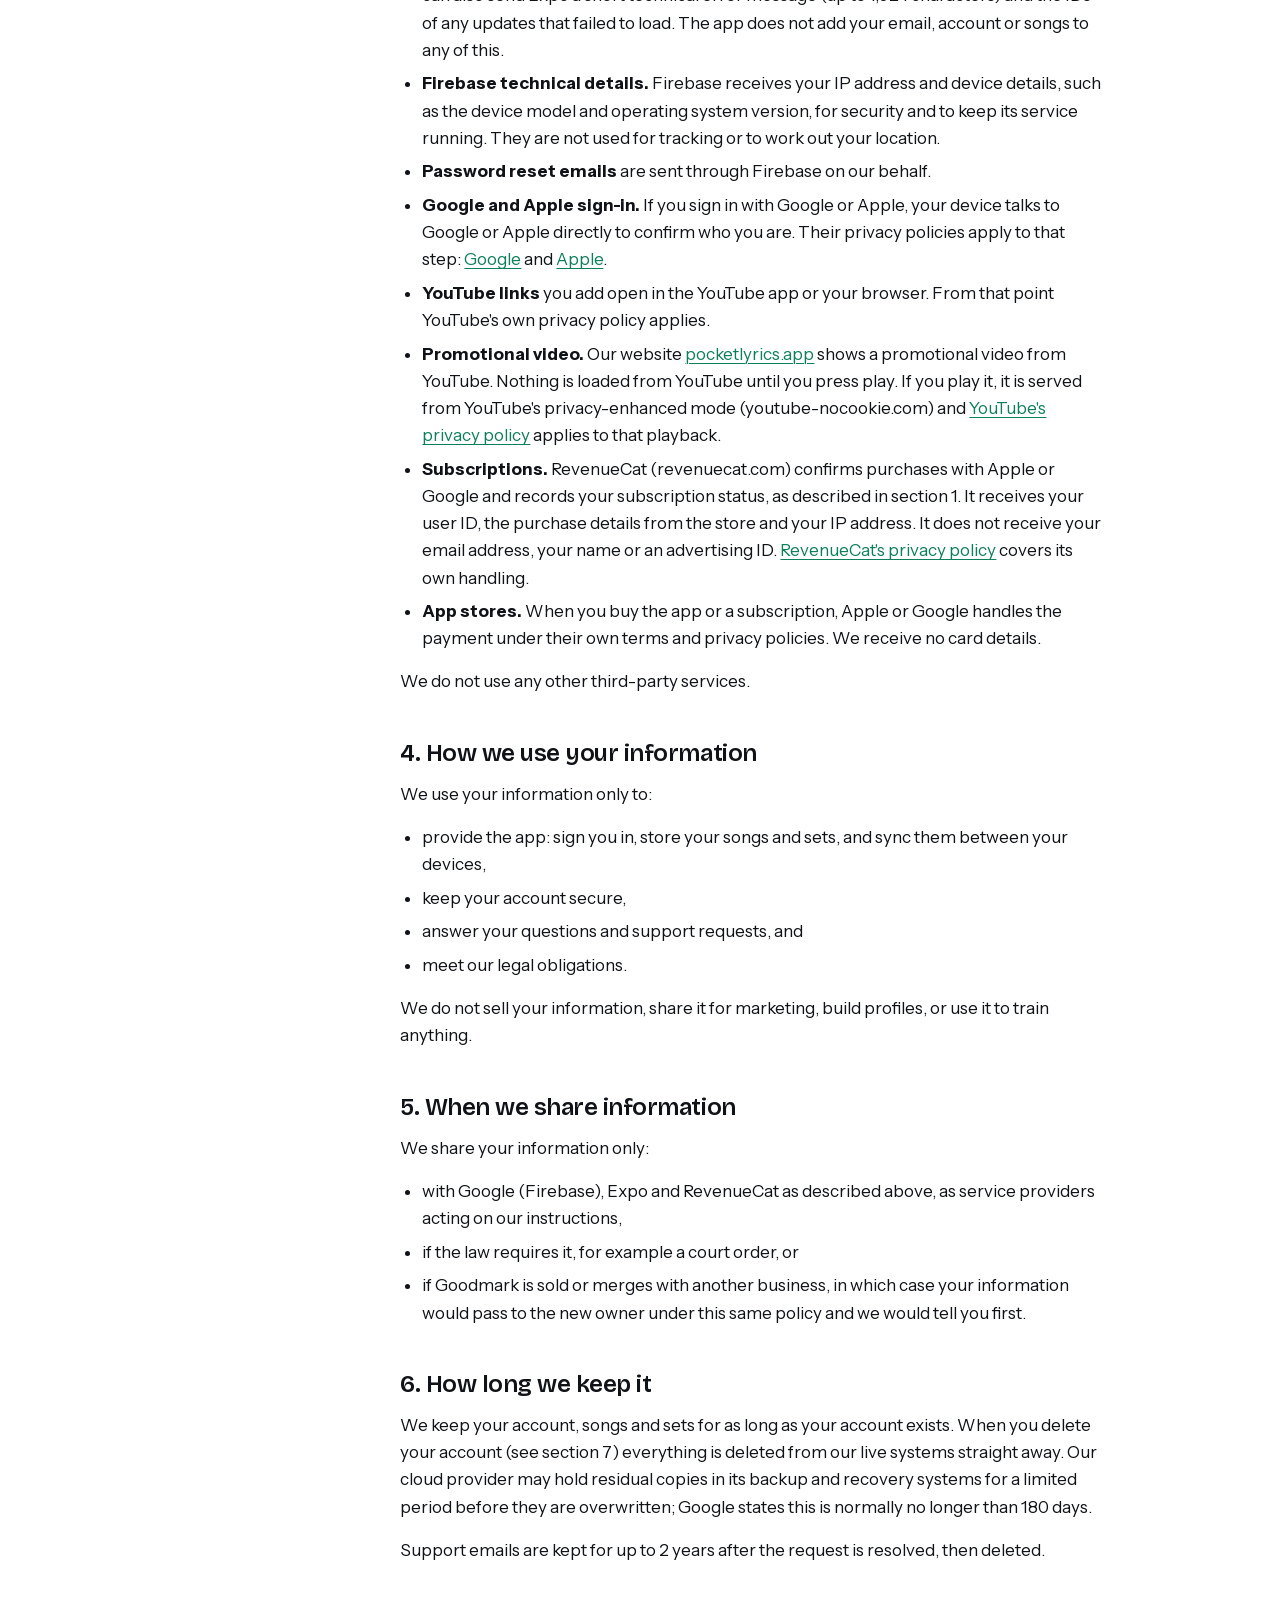
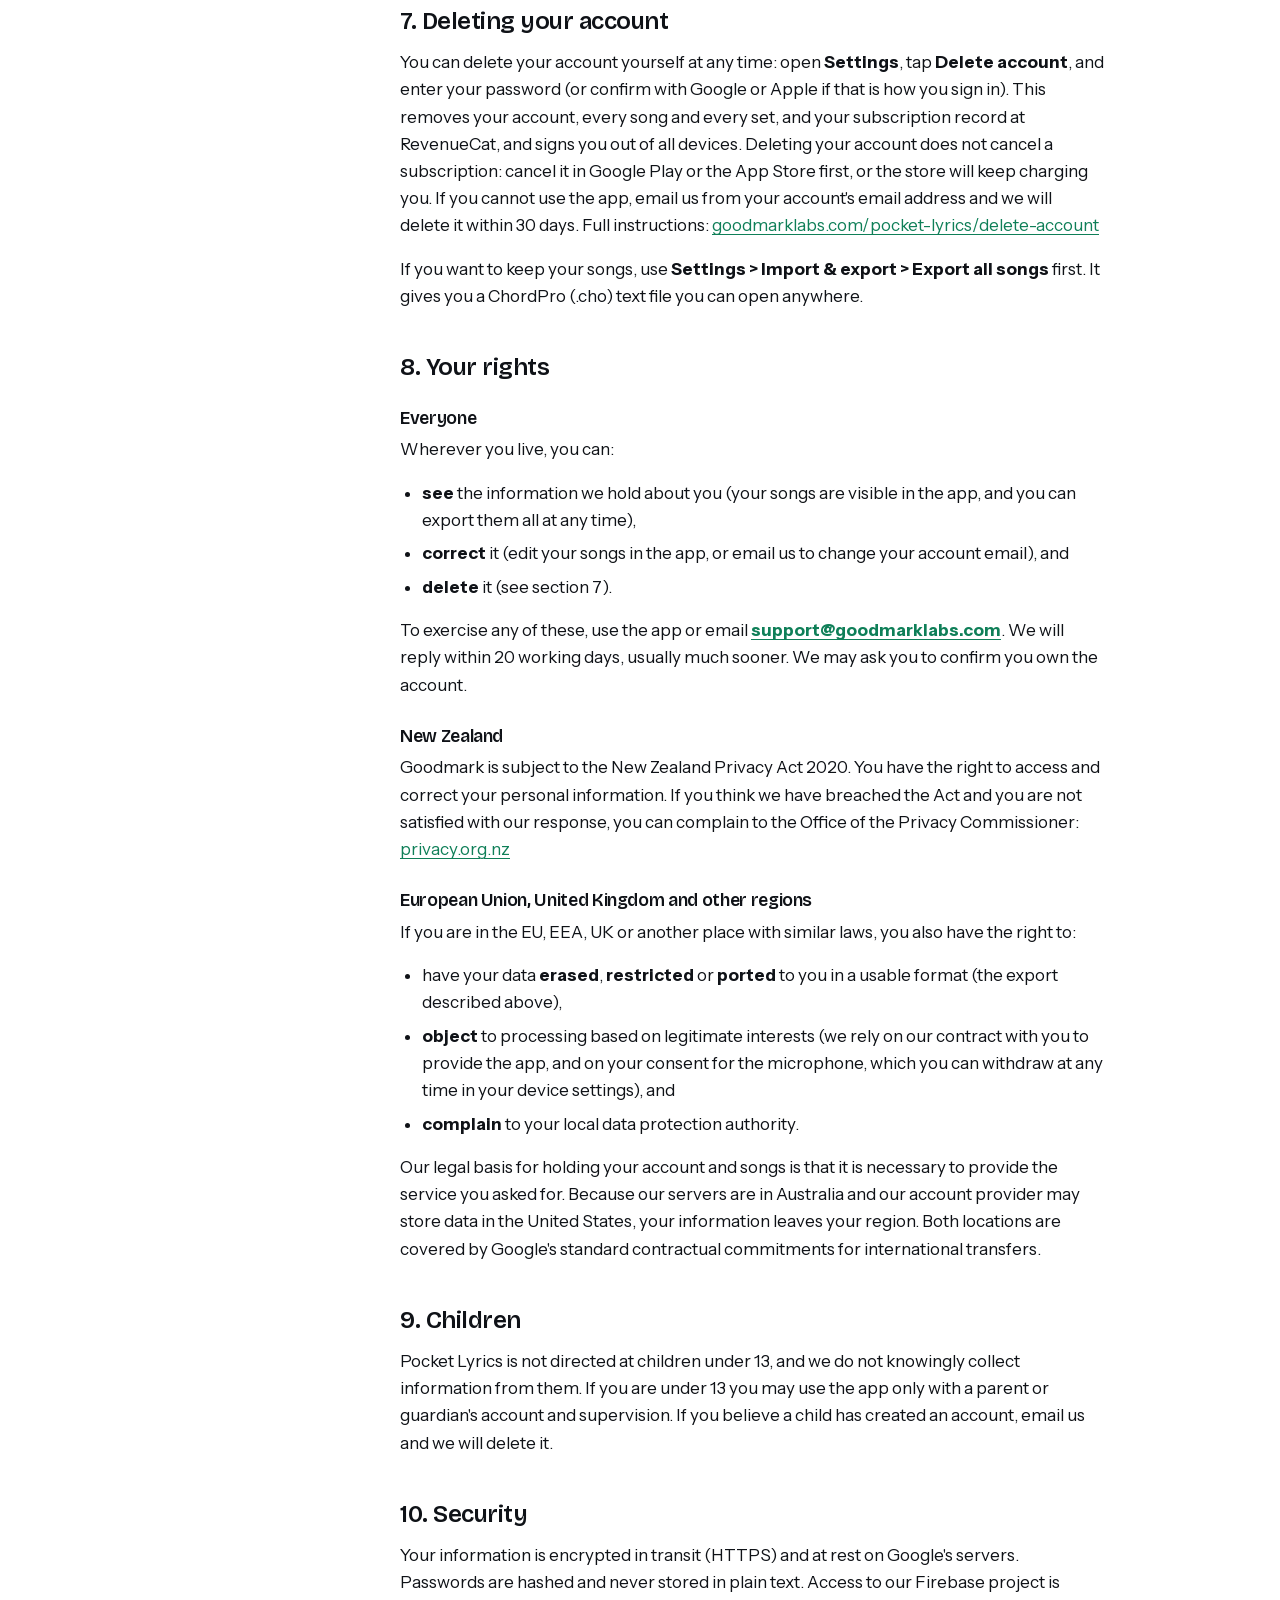
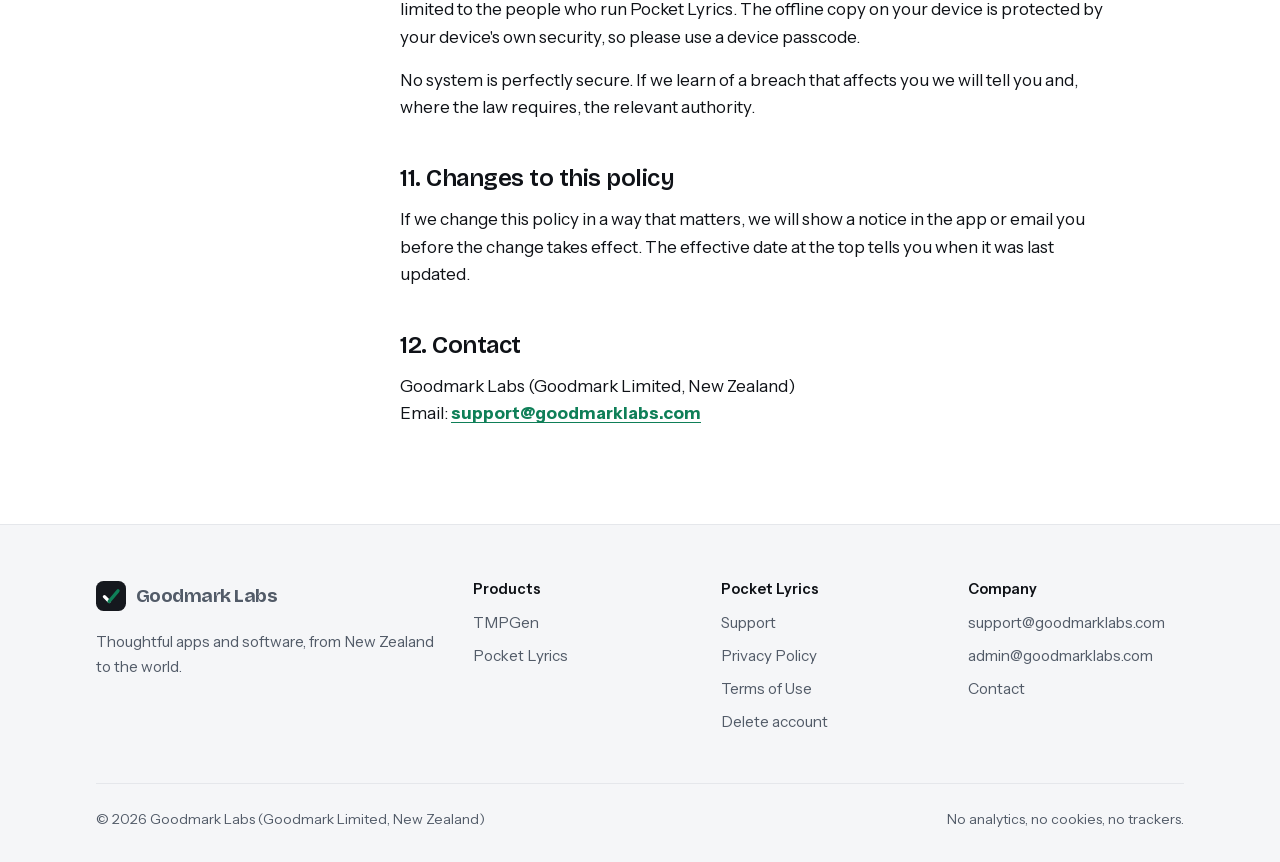
<file: pocket-lyrics/privacy/index.html>
<!DOCTYPE html>
<html lang="en-NZ">
<head>
  <meta charset="utf-8">
  <meta name="viewport" content="width=device-width, initial-scale=1">
  <title>Pocket Lyrics Privacy Policy | Goodmark Labs</title>
  <meta name="description" content="What the Pocket Lyrics app stores (your email address and your songs), where it is kept, and your rights. No ads, no analytics, no tracking.">
  <link rel="canonical" href="https://goodmarklabs.com/pocket-lyrics/privacy/">
  <meta name="color-scheme" content="light dark">
  <meta name="theme-color" content="#ffffff" media="(prefers-color-scheme: light)">
  <meta name="theme-color" content="#0b0d11" media="(prefers-color-scheme: dark)">
  <meta property="og:title" content="Pocket Lyrics Privacy Policy | Goodmark Labs">
  <meta property="og:description" content="What the Pocket Lyrics app stores (your email address and your songs), where it is kept, and your rights. No ads, no analytics, no tracking.">
  <meta property="og:url" content="https://goodmarklabs.com/pocket-lyrics/privacy/">
  <meta property="og:image" content="https://goodmarklabs.com/assets/icon-512.png">
  <link rel="icon" href="/favicon.ico" sizes="48x48">
  <link rel="icon" href="/assets/favicon.svg" type="image/svg+xml">
  <link rel="apple-touch-icon" href="/assets/apple-touch-icon.png">
  <link rel="preload" href="/assets/fonts/BricolageGrotesque.woff2" as="font" type="font/woff2" crossorigin>
  <link rel="preload" href="/assets/fonts/InstrumentSans.woff2" as="font" type="font/woff2" crossorigin>
  <script>/* Apply a saved light/dark choice before paint. Stored only in this browser; nothing is sent anywhere. */
  (function(){try{var t=localStorage.getItem("theme");if(t==="light"||t==="dark")document.documentElement.setAttribute("data-theme",t)}catch(e){}})();</script>
  <link rel="stylesheet" href="/assets/site.css?v=20261121">
</head>
<body>
  <a class="skip-link" href="#main">Skip to content</a>
  <header class="site-header site-header--split">
    <div class="wrap">
      <a class="brand" href="/"><svg class="mark" aria-hidden="true" viewBox="0 0 64 64"><rect class="mark-bg" width="64" height="64" rx="16"/><path class="mark-tick" d="M18 33.5 L28 43.5" fill="none" stroke-width="7" stroke-linecap="round"/><path class="mark-tick-2" d="M28 43.5 L47 21" fill="none" stroke-width="7" stroke-linecap="round"/></svg>Goodmark Labs</a>
      <nav class="site-nav" aria-label="Main">
        <ul>
          <li><a href="/#products">Products</a></li>
          <li><a href="/#contact">Contact</a></li>
        </ul>
      </nav>
      <div class="header-actions">
        <button class="theme-toggle" id="theme-toggle" type="button" aria-label="Switch to dark mode"><svg class="icon-sun" aria-hidden="true" viewBox="0 0 24 24" fill="none" stroke="currentColor" stroke-width="2" stroke-linecap="round"><circle cx="12" cy="12" r="4"/><path d="M12 2v2M12 20v2M4.9 4.9l1.4 1.4M17.7 17.7l1.4 1.4M2 12h2M20 12h2M4.9 19.1l1.4-1.4M17.7 6.3l1.4-1.4"/></svg><svg class="icon-moon" aria-hidden="true" viewBox="0 0 24 24" fill="none" stroke="currentColor" stroke-width="2" stroke-linecap="round" stroke-linejoin="round"><path d="M21 12.8A9 9 0 1 1 11.2 3a7 7 0 0 0 9.8 9.8z"/></svg></button>
        <a class="btn btn-ghost btn-sm" href="mailto:support@goodmarklabs.com">Get in touch</a>
      </div>
    </div>
  </header>
  <main id="main">
    <div class="doc-head">
      <div class="wrap">
        <ol class="crumbs"><li><a href="/">Goodmark Labs</a></li><li><a href="/pocket-lyrics/">Pocket Lyrics</a></li><li>Privacy Policy</li></ol>
        <h1>Pocket Lyrics Privacy Policy</h1>
        <p class="effective"><strong>Effective date:</strong> 25 November 2026</p>
      </div>
    </div>
    <div class="wrap doc-layout">
      <nav class="toc" aria-labelledby="toc-h">
        <h2 id="toc-h">On this page</h2>
        <ol>
          <li><a href="#information">Information we hold</a></li>
          <li><a href="#where">Where your information is kept</a></li>
          <li><a href="#services">Other services the app uses</a></li>
          <li><a href="#use">How we use your information</a></li>
          <li><a href="#sharing">When we share information</a></li>
          <li><a href="#retention">How long we keep it</a></li>
          <li><a href="#deleting">Deleting your account</a></li>
          <li><a href="#rights">Your rights</a></li>
          <li><a href="#children">Children</a></li>
          <li><a href="#security">Security</a></li>
          <li><a href="#changes">Changes to this policy</a></li>
          <li><a href="#contact">Contact</a></li>
        </ol>
      </nav>
      <article class="doc">
        <p>Pocket Lyrics is a chord and lyric songbook app made by Goodmark Labs (Goodmark Limited, New Zealand), referred to here as "Goodmark", "we" or "us". This policy explains what information the app handles, where it is kept, and the choices you have. It applies to the Pocket Lyrics apps for iPhone, iPad, Android and the web, and to the Pocket Lyrics pages on this website and on pocketlyrics.app.</p>
        <p>Pocket Lyrics is also available as a web app at <a href="https://app.pocketlyrics.app">app.pocketlyrics.app</a>. It uses the same account and stores your songs in the same place as the phone and tablet apps, and this policy covers it too.</p>

        <div class="summary">
          <p><strong>The short version:</strong> Pocket Lyrics stores your email address and the songs you type in, so that they sync between your devices. It has no ads, no analytics, no tracking, and we never sell or share your data for marketing. Sound from the microphone and any audio files you open are processed on your device and never leave it.</p>
        </div>

        <h2 id="information">1. Information we hold</h2>
        <h3>Your account</h3>
        <p>When you create an account we store:</p>
        <ul>
          <li>your <strong>email address</strong>, and</li>
          <li>a <strong>user ID</strong> (a random code Firebase assigns to your account), and</li>
          <li>your <strong>password</strong>, if you sign in with one, which is stored only in hashed form by Firebase Authentication. We cannot see it.</li>
        </ul>
        <p>We use these to sign you in, to keep your songs attached to your account, to send password reset emails when you ask for one, and to answer support requests.</p>
        <p>If you choose <strong>Continue with Google</strong> or <strong>Sign in with Apple</strong> instead, Google or Apple confirms who you are and sends us your <strong>email address</strong>, your <strong>name</strong>, a <strong>link to your profile picture</strong> (Google only) and an <strong>identifier</strong> for your Google or Apple account. We use the email address and identifier to sign you in and to find your account again. Firebase keeps the name and picture link in your account record, but the app does not show or use them. If you use Apple's Hide My Email, we receive the relay address Apple creates for you instead of your real one. The sign-in itself happens between your device and Google or Apple under their own privacy policies; we never see your Google or Apple password.</p>

        <h3>Your songs and sets</h3>
        <p>Everything you add in the app is stored in your account so it can sync between your devices:</p>
        <ul>
          <li>song <strong>titles</strong>, <strong>artists</strong>, <strong>keys</strong>, <strong>chords</strong> and <strong>lyrics</strong>,</li>
          <li>any <strong>YouTube links</strong> you attach to a song,</li>
          <li>your <strong>sets</strong> (lists of songs, their order and the key you chose for each), and</li>
          <li>the <strong>dates</strong> each item was created and last changed, which keep your devices in step.</li>
        </ul>
        <p>If you import a song file, its text is saved as a song. A file's name can become the song's title, including when you save chords worked out from an audio file. The audio itself is never uploaded.</p>
        <p>We never read, review, use or share this content except to store it and show it back to you, or when you ask us for help with it.</p>

        <h3>Your subscription</h3>
        <p>If you subscribe to Pocket Lyrics Pro, we use RevenueCat, a subscription service, to keep track of it: which plan you chose, when it started, when it renews or ends, whether a free trial applies, the country and currency of the purchase, and the store's own transaction identifiers. This record is linked to your user ID, not to your email address or name. Apple or Google take the payment and keep your card details; we never see them. We use the record to unlock Pro on every device you sign in to, including the web, and to answer questions about your subscription. RevenueCat processes it on our behalf as a service provider.</p>

        <h3>Settings on your device</h3>
        <p>Appearance, colour theme, chord colour and text size are stored only on your device and are not sent to us.</p>

        <h3>Information we do not collect</h3>
        <ul>
          <li><strong>No microphone recordings.</strong> The Tuner and Detect features listen through the microphone only while they are switched on and the screen is showing. The sound is analysed on your device as it arrives and is discarded immediately. Nothing is recorded, saved or uploaded.</li>
          <li><strong>No audio files.</strong> When you open an MP3 or M4A in Detect, the file is read and analysed on your device. It is never uploaded.</li>
          <li><strong>No analytics or tracking.</strong> The app contains no analytics, advertising or tracking code, and no third-party trackers. The subscription service in this section records purchases only.</li>
          <li><strong>No contacts, photos or location.</strong> The only device-related identifier the app sends is the random installation identifier described in section 3.</li>
        </ul>

        <h2 id="where">2. Where your information is kept</h2>
        <p>Your songs and sets are stored in Google Cloud Firestore in the <strong>australia-southeast1 (Sydney, Australia)</strong> region, using Google's Firebase service. Each phone, tablet or web browser you use also keeps an offline copy of your own songs so the app works without a connection. That copy is removed when you sign out or delete your account, once your latest changes have synced. If you sign out while offline, changes that have not synced yet stay on that device until you sign in to the same account again, so nothing is lost.</p>
        <p>The app also keeps a few small settings on your device or browser, such as your colour theme, text size, the Detect mode and your last known subscription status. These do not contain any songs.</p>
        <p>Account records (your email address, user ID, hashed password or Google/Apple sign-in details) are handled by Firebase Authentication. Google may store these in other regions, including the United States.</p>
        <p>Google processes this information on our behalf under the <a href="https://firebase.google.com/terms/data-processing-terms">Google Cloud / Firebase data processing terms</a> and does not use it for its own purposes.</p>

        <h2 id="services">3. Other services the app uses</h2>
        <ul>
          <li><strong>App updates.</strong> The app checks Expo's update service (expo.dev) for new versions of its code. That check sends the app's platform, version and a random installation identifier used to roll updates out gradually. If the app's update system fails to start, the next check can also send Expo a short technical error message (up to 1,024 characters) and the IDs of any updates that failed to load. The app does not add your email, account or songs to any of this.</li>
          <li><strong>Firebase technical details.</strong> Firebase receives your IP address and device details, such as the device model and operating system version, for security and to keep its service running. They are not used for tracking or to work out your location.</li>
          <li><strong>Password reset emails</strong> are sent through Firebase on our behalf.</li>
          <li><strong>Google and Apple sign-in.</strong> If you sign in with Google or Apple, your device talks to Google or Apple directly to confirm who you are. Their privacy policies apply to that step: <a href="https://policies.google.com/privacy">Google</a> and <a href="https://www.apple.com/legal/privacy/">Apple</a>.</li>
          <li><strong>YouTube links</strong> you add open in the YouTube app or your browser. From that point YouTube's own privacy policy applies.</li>
          <li><strong>Promotional video.</strong> Our website <a href="https://pocketlyrics.app">pocketlyrics.app</a> shows a promotional video from YouTube. Nothing is loaded from YouTube until you press play. If you play it, it is served from YouTube's privacy-enhanced mode (youtube-nocookie.com) and <a href="https://policies.google.com/privacy">YouTube's privacy policy</a> applies to that playback.</li>
          <li><strong>Subscriptions.</strong> RevenueCat (revenuecat.com) confirms purchases with Apple or Google and records your subscription status, as described in section 1. It receives your user ID, the purchase details from the store and your IP address. It does not receive your email address, your name or an advertising ID. <a href="https://www.revenuecat.com/privacy">RevenueCat's privacy policy</a> covers its own handling.</li>
          <li><strong>App stores.</strong> When you buy the app or a subscription, Apple or Google handles the payment under their own terms and privacy policies. We receive no card details.</li>
        </ul>
        <p>We do not use any other third-party services.</p>

        <h2 id="use">4. How we use your information</h2>
        <p>We use your information only to:</p>
        <ul>
          <li>provide the app: sign you in, store your songs and sets, and sync them between your devices,</li>
          <li>keep your account secure,</li>
          <li>answer your questions and support requests, and</li>
          <li>meet our legal obligations.</li>
        </ul>
        <p>We do not sell your information, share it for marketing, build profiles, or use it to train anything.</p>

        <h2 id="sharing">5. When we share information</h2>
        <p>We share your information only:</p>
        <ul>
          <li>with Google (Firebase), Expo and RevenueCat as described above, as service providers acting on our instructions,</li>
          <li>if the law requires it, for example a court order, or</li>
          <li>if Goodmark is sold or merges with another business, in which case your information would pass to the new owner under this same policy and we would tell you first.</li>
        </ul>

        <h2 id="retention">6. How long we keep it</h2>
        <p>We keep your account, songs and sets for as long as your account exists. When you delete your account (see section 7) everything is deleted from our live systems straight away. Our cloud provider may hold residual copies in its backup and recovery systems for a limited period before they are overwritten; Google states this is normally no longer than 180 days.</p>
        <p>Support emails are kept for up to 2 years after the request is resolved, then deleted.</p>

        <h2 id="deleting">7. Deleting your account</h2>
        <p>You can delete your account yourself at any time: open <strong>Settings</strong>, tap <strong>Delete account</strong>, and enter your password (or confirm with Google or Apple if that is how you sign in). This removes your account, every song and every set, and your subscription record at RevenueCat, and signs you out of all devices. Deleting your account does not cancel a subscription: cancel it in Google Play or the App Store first, or the store will keep charging you. If you cannot use the app, email us from your account's email address and we will delete it within 30 days. Full instructions: <a href="/pocket-lyrics/delete-account/">goodmarklabs.com/pocket-lyrics/delete-account</a></p>
        <p>If you want to keep your songs, use <strong>Settings &gt; Import &amp; export &gt; Export all songs</strong> first. It gives you a ChordPro (.cho) text file you can open anywhere.</p>

        <h2 id="rights">8. Your rights</h2>
        <h3>Everyone</h3>
        <p>Wherever you live, you can:</p>
        <ul>
          <li><strong>see</strong> the information we hold about you (your songs are visible in the app, and you can export them all at any time),</li>
          <li><strong>correct</strong> it (edit your songs in the app, or email us to change your account email), and</li>
          <li><strong>delete</strong> it (see section 7).</li>
        </ul>
        <p>To exercise any of these, use the app or email <a href="mailto:support@goodmarklabs.com"><strong>support@goodmarklabs.com</strong></a>. We will reply within 20 working days, usually much sooner. We may ask you to confirm you own the account.</p>

        <h3>New Zealand</h3>
        <p>Goodmark is subject to the New Zealand Privacy Act 2020. You have the right to access and correct your personal information. If you think we have breached the Act and you are not satisfied with our response, you can complain to the Office of the Privacy Commissioner: <a href="https://www.privacy.org.nz">privacy.org.nz</a></p>

        <h3>European Union, United Kingdom and other regions</h3>
        <p>If you are in the EU, EEA, UK or another place with similar laws, you also have the right to:</p>
        <ul>
          <li>have your data <strong>erased</strong>, <strong>restricted</strong> or <strong>ported</strong> to you in a usable format (the export described above),</li>
          <li><strong>object</strong> to processing based on legitimate interests (we rely on our contract with you to provide the app, and on your consent for the microphone, which you can withdraw at any time in your device settings), and</li>
          <li><strong>complain</strong> to your local data protection authority.</li>
        </ul>
        <p>Our legal basis for holding your account and songs is that it is necessary to provide the service you asked for. Because our servers are in Australia and our account provider may store data in the United States, your information leaves your region. Both locations are covered by Google's standard contractual commitments for international transfers.</p>

        <h2 id="children">9. Children</h2>
        <p>Pocket Lyrics is not directed at children under 13, and we do not knowingly collect information from them. If you are under 13 you may use the app only with a parent or guardian's account and supervision. If you believe a child has created an account, email us and we will delete it.</p>

        <h2 id="security">10. Security</h2>
        <p>Your information is encrypted in transit (HTTPS) and at rest on Google's servers. Passwords are hashed and never stored in plain text. Access to our Firebase project is limited to the people who run Pocket Lyrics. The offline copy on your device is protected by your device's own security, so please use a device passcode.</p>
        <p>No system is perfectly secure. If we learn of a breach that affects you we will tell you and, where the law requires, the relevant authority.</p>

        <h2 id="changes">11. Changes to this policy</h2>
        <p>If we change this policy in a way that matters, we will show a notice in the app or email you before the change takes effect. The effective date at the top tells you when it was last updated.</p>

        <h2 id="contact">12. Contact</h2>
        <p class="contact-block">Goodmark Labs (Goodmark Limited, New Zealand)<br>Email: <a href="mailto:support@goodmarklabs.com"><strong>support@goodmarklabs.com</strong></a></p>
      </article>
    </div>
  </main>
  <footer class="site-footer">
    <div class="wrap">
      <div class="footer-grid">
        <div class="footer-brand">
          <a class="brand" href="/"><svg class="mark" aria-hidden="true" viewBox="0 0 64 64"><rect class="mark-bg" width="64" height="64" rx="16"/><path class="mark-tick" d="M18 33.5 L28 43.5" fill="none" stroke-width="7" stroke-linecap="round"/><path class="mark-tick-2" d="M28 43.5 L47 21" fill="none" stroke-width="7" stroke-linecap="round"/></svg>Goodmark Labs</a>
          <p>Thoughtful apps and software, from New Zealand to the world.</p>
        </div>
        <div>
          <h4>Products</h4>
          <ul>
            <li><a href="https://tmpgen.co.nz">TMPGen</a></li>
            <li><a href="/pocket-lyrics/">Pocket Lyrics</a></li>
          </ul>
        </div>
        <div>
          <h4>Pocket Lyrics</h4>
          <ul>
            <li><a href="/pocket-lyrics/support/">Support</a></li>
            <li><a href="/pocket-lyrics/privacy/">Privacy Policy</a></li>
            <li><a href="/pocket-lyrics/terms/">Terms of Use</a></li>
            <li><a href="/pocket-lyrics/delete-account/">Delete account</a></li>
          </ul>
        </div>
        <div>
          <h4>Company</h4>
          <ul>
            <li><a href="mailto:support@goodmarklabs.com">support@goodmarklabs.com</a></li>
            <li><a href="mailto:admin@goodmarklabs.com">admin@goodmarklabs.com</a></li>
            <li><a href="/#contact">Contact</a></li>
          </ul>
        </div>
      </div>
      <div class="footer-bottom">
        <p>&copy; 2026 Goodmark Labs (Goodmark Limited, New Zealand)</p>
        <p>No analytics, no cookies, no trackers.</p>
      </div>
    </div>
  </footer>
  <script>/* Light/dark toggle. The choice is kept in this browser's localStorage only. */
  (function(){var b=document.getElementById("theme-toggle");if(!b)return;var r=document.documentElement;
  function dark(){var t=r.getAttribute("data-theme");return t?t==="dark":matchMedia("(prefers-color-scheme: dark)").matches}
  function label(){b.setAttribute("aria-label",dark()?"Switch to light mode":"Switch to dark mode")}
  b.addEventListener("click",function(){var n=dark()?"light":"dark";r.setAttribute("data-theme",n);try{localStorage.setItem("theme",n)}catch(e){}label()});label()})();</script>
</body>
</html>
</file>
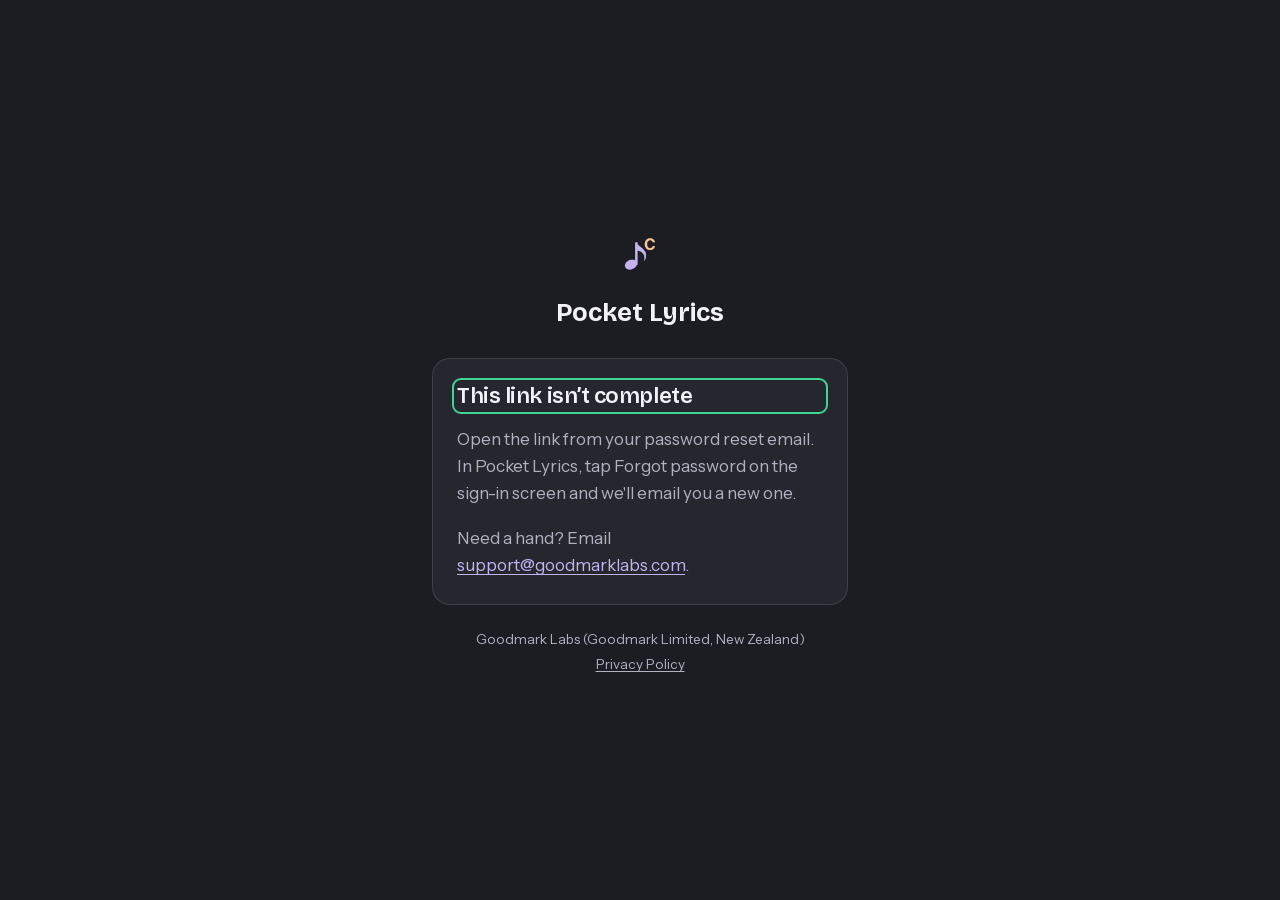
<file: pocket-lyrics/reset-password/index.html>
<!DOCTYPE html>
<html lang="en-NZ" data-theme="dark">
<head>
  <meta charset="utf-8">
  <meta name="viewport" content="width=device-width, initial-scale=1">
  <title>Reset your password | Pocket Lyrics</title>
  <meta name="robots" content="noindex">
  <meta name="referrer" content="no-referrer">
  <meta name="color-scheme" content="dark">
  <meta name="theme-color" content="#1c1d22">
  <link rel="icon" href="/favicon.ico" sizes="48x48">
  <link rel="icon" href="/assets/favicon.svg" type="image/svg+xml">
  <link rel="apple-touch-icon" href="/assets/apple-touch-icon.png">
  <link rel="stylesheet" href="/assets/site.css?v=20261106">
  <style>
    body { background: var(--pl-charcoal); color: var(--pl-text); min-height: 100vh; display: flex; flex-direction: column; align-items: center; justify-content: center; padding: 1.5rem 1rem; }
    .reset { flex: none; width: 100%; max-width: 26rem; display: grid; gap: 1.5rem; }
    .reset-brand { display: grid; justify-items: center; gap: 0.6rem; text-align: center; }
    .reset-brand img { width: 60px; height: 60px; border-radius: 16px; }
    .reset-brand strong { font-family: var(--font-display); font-size: 1.6rem; font-weight: 700; }
    .reset-card { background: var(--pl-charcoal-2); border: 1px solid rgba(243, 241, 250, 0.12); border-radius: 18px; padding: 1.5rem; display: grid; gap: 1.1rem; }
    .reset-card[hidden] { display: none; }
    .reset-card h1 { margin: 0; font-family: var(--font-display); font-size: 1.4rem; color: var(--pl-text); }
    .reset-card p { color: var(--pl-muted); overflow-wrap: anywhere; }
    .reset-card p a { color: var(--pl-lavender); }
    form { display: grid; gap: 1.1rem; margin: 0; }
    .field { display: grid; gap: 0.5rem; }
    .field label { font-size: 0.85rem; font-weight: 600; color: var(--pl-muted); }
    .field-box { position: relative; }
    .field input { width: 100%; box-sizing: border-box; min-height: 50px; padding: 0.75rem 3.25rem 0.75rem 1rem; font: inherit; font-size: 16px; color: var(--pl-text); background: var(--pl-charcoal); border: 1.5px solid rgba(243, 241, 250, 0.2); border-radius: 12px; }
    .field input:focus { outline: none; border-color: var(--pl-lavender); }
    .field input[aria-invalid="true"] { border-color: #f4a79a; }
    .eye { position: absolute; top: 3px; right: 3px; width: 44px; height: 44px; display: grid; place-items: center; background: none; border: 0; border-radius: 50%; color: var(--pl-text); cursor: pointer; }
    .eye:hover { background: rgba(243, 241, 250, 0.08); }
    .eye:focus-visible { outline: 2px solid var(--pl-lavender); outline-offset: -2px; }
    .eye svg { width: 22px; height: 22px; }
    .eye .eye-off, .eye[aria-pressed="true"] .eye-on { display: none; }
    .eye[aria-pressed="true"] .eye-off { display: block; }
    .hint { font-size: 0.85rem; color: var(--pl-muted); }
    .error { font-size: 0.85rem; color: #f4a79a; }
    .submit { min-height: 56px; font: inherit; font-weight: 600; color: var(--pl-charcoal); background: var(--pl-lavender); border: 0; border-radius: 12px; cursor: pointer; }
    .submit:hover { filter: brightness(1.05); }
    .submit:focus-visible { outline: 2px solid var(--pl-text); outline-offset: 2px; }
    .submit[disabled] { opacity: 0.6; cursor: default; }
    .reset-foot { display: flex; flex-wrap: wrap; justify-content: center; gap: 0.25rem 0.75rem; text-align: center; font-size: 0.85rem; color: var(--pl-muted); }
    .reset-foot a { color: var(--pl-muted); }
  </style>
</head>
<body>
  <main class="reset">
    <div class="reset-brand">
      <img src="/assets/pocket-lyrics-icon-192.png" alt="" width="60" height="60">
      <strong>Pocket Lyrics</strong>
    </div>

    <section class="reset-card" id="checking" aria-live="polite">
      <p>Checking your link…</p>
    </section>

    <section class="reset-card" id="choose" hidden>
      <h1>Choose a new password</h1>
      <p id="for-email" hidden></p>
      <form id="form" novalidate>
        <input id="username" type="email" autocomplete="username" hidden>
        <div class="field">
          <label for="password">New password</label>
          <div class="field-box">
            <input id="password" type="password" autocomplete="new-password" autocapitalize="none" spellcheck="false" aria-describedby="password-note">
            <button class="eye" id="eye" type="button" aria-pressed="false" aria-label="Show password">
              <svg class="eye-on" viewBox="0 0 24 24" fill="none" stroke="currentColor" stroke-width="1.8" stroke-linecap="round" stroke-linejoin="round" aria-hidden="true"><path d="M2 12s3.6-7 10-7 10 7 10 7-3.6 7-10 7-10-7-10-7z"/><circle cx="12" cy="12" r="3"/></svg>
              <svg class="eye-off" viewBox="0 0 24 24" fill="none" stroke="currentColor" stroke-width="1.8" stroke-linecap="round" stroke-linejoin="round" aria-hidden="true"><path d="M10.6 5.1A10.7 10.7 0 0 1 12 5c6.4 0 10 7 10 7a17.5 17.5 0 0 1-3.2 4.1M6.6 6.6C3.6 8.5 2 12 2 12s3.6 7 10 7a10 10 0 0 0 5.4-1.6"/><path d="M9.9 9.9a3 3 0 0 0 4.2 4.2"/><path d="M3 3l18 18"/></svg>
            </button>
          </div>
          <div id="password-note" class="hint" role="status">At least 8 characters</div>
        </div>
        <button class="submit" id="submit" type="submit">Save new password</button>
      </form>
    </section>

    <section class="reset-card" id="done" hidden>
      <h1 tabindex="-1">Your password has been changed</h1>
      <p>Return to the Pocket Lyrics app and sign in with your new password.</p>
    </section>

    <section class="reset-card" id="problem" hidden>
      <h1 id="problem-title" tabindex="-1"></h1>
      <p id="problem-text"></p>
      <p>Need a hand? Email <a href="mailto:support@goodmarklabs.com">support@goodmarklabs.com</a>.</p>
    </section>

    <noscript><p class="reset-foot">This page needs JavaScript to reset your password.</p></noscript>

    <p class="reset-foot"><span>Goodmark Labs (Goodmark Limited, New Zealand)</span><a href="/pocket-lyrics/privacy/">Privacy Policy</a></p>
  </main>

  <script>
  /* Firebase's password reset, with no third-party scripts. The one-time code and API key come from
     the emailed link, so nothing secret is stored here. The password goes only to Firebase. */
  (function () {
    var MIN_LENGTH = 8;
    var ENDPOINT = 'https://identitytoolkit.googleapis.com/v1/accounts:resetPassword?key=';
    var query = new URLSearchParams(location.search);
    var mode = query.get('mode');
    var code = query.get('oobCode');
    var apiKey = query.get('apiKey');
    // Firebase adds the account's language; the page is English, but the tag helps screen readers and translation.
    var lang = query.get('lang');
    if (lang && /^[a-z]{2,3}(-[A-Za-z0-9]{2,8})*$/.test(lang)) document.documentElement.lang = lang;

    var $ = function (id) { return document.getElementById(id); };
    var sections = ['checking', 'choose', 'done', 'problem'];
    var show = function (id) {
      sections.forEach(function (name) { $(name).hidden = name !== id; });
    };
    /** The link can't be used again, so it comes out of the address bar and browser history. */
    var forgetLink = function () {
      try { history.replaceState(null, '', location.pathname); } catch (e) {}
    };
    var fail = function (title, text) {
      $('problem-title').textContent = title;
      $('problem-text').textContent = text;
      show('problem');
      $('problem-title').focus();
    };
    var linkUsedUp = function () {
      forgetLink();
      fail('This link has expired', "It may already have been used. In Pocket Lyrics, tap Forgot password on the sign-in screen and we'll email you a new one.");
    };

    var call = function (body) {
      return fetch(ENDPOINT + encodeURIComponent(apiKey), {
        method: 'POST',
        headers: { 'Content-Type': 'application/json' },
        body: JSON.stringify(body),
        referrerPolicy: 'no-referrer'
      }).then(function (response) {
        return response.json().catch(function () { return {}; }).then(function (data) {
          if (response.ok) return data;
          var message = data && data.error && data.error.message ? String(data.error.message) : '';
          var error = new Error(message);
          error.reason = message.split(/[ :]/)[0];
          throw error;
        });
      });
    };

    var isLinkProblem = function (reason) {
      return reason === 'EXPIRED_OOB_CODE' || reason === 'INVALID_OOB_CODE';
    };

    var note = $('password-note');
    var input = $('password');
    var setNote = function (text, isError) {
      note.textContent = text;
      note.className = isError ? 'error' : 'hint';
      if (isError) input.setAttribute('aria-invalid', 'true'); else input.removeAttribute('aria-invalid');
    };

    $('eye').addEventListener('click', function () {
      var visible = input.type === 'password';
      input.type = visible ? 'text' : 'password';
      this.setAttribute('aria-pressed', String(visible));
      this.setAttribute('aria-label', visible ? 'Hide password' : 'Show password');
      input.focus();
    });

    input.addEventListener('input', function () {
      setNote('At least ' + MIN_LENGTH + ' characters', false);
    });

    $('form').addEventListener('submit', function (event) {
      event.preventDefault();
      if (input.value === '') return setNote('Enter a new password.', true);
      if (input.value.length < MIN_LENGTH) return setNote('Choose a password with at least ' + MIN_LENGTH + ' characters.', true);
      var submit = $('submit');
      submit.disabled = true;
      submit.textContent = 'Saving…';
      call({ oobCode: code, newPassword: input.value }).then(function () {
        input.value = '';
        forgetLink();
        show('done');
        document.querySelector('#done h1').focus();
      }).catch(function (error) {
        submit.disabled = false;
        submit.textContent = 'Save new password';
        if (isLinkProblem(error.reason)) return linkUsedUp();
        if (error.reason === 'WEAK_PASSWORD') return setNote('That password is too easy to guess. Try a longer one.', true);
        if (error.reason === 'USER_DISABLED') return fail('This account has been turned off', 'Please contact us if you think this is a mistake.');
        if (error.reason === 'USER_NOT_FOUND') return fail('We can’t find this account', 'It may have been deleted.');
        if (error.reason === 'TOO_MANY_ATTEMPTS_TRY_LATER') return setNote('Too many attempts. Wait a few minutes and try again.', true);
        if (error.reason === undefined) return setNote("Can't reach the internet. Check your connection and try again.", true);
        setNote('Something went wrong. Please try again.', true);
      });
    });

    /* Firebase sends every kind of account email to this page. Pocket Lyrics only uses password
       resets, so the other kinds get a plain explanation rather than a form. */
    var OTHER_MODES = {
      verifyEmail: ['No need to verify your email', 'Pocket Lyrics doesn’t ask you to verify your email address, so there’s nothing to do here. You can sign in to the app as usual.'],
      verifyAndChangeEmail: ['Email addresses aren’t changed this way', 'Pocket Lyrics doesn’t change the email address on an account from a link, so this one does nothing. If you didn’t expect this email, your account is unchanged; please contact us if you’re unsure.'],
      recoverEmail: ['Nothing to undo', 'This kind of link undoes a change of email address, but Pocket Lyrics accounts don’t change their email address, so there’s nothing to undo. If you didn’t expect this email, please contact us.'],
      revertSecondFactorAddition: ['Two-step verification isn’t used', 'Pocket Lyrics doesn’t use two-step verification, so this link has nothing to undo. If you didn’t expect this email, please contact us.']
    };
    if (mode && mode !== 'resetPassword') {
      forgetLink();
      var other = OTHER_MODES[mode];
      if (other) return fail(other[0], other[1]);
      return fail('This link can’t be used here', 'This page only resets passwords. Please contact us and we’ll sort it out.');
    }
    if (!code || !apiKey) {
      return fail('This link isn’t complete', "Open the link from your password reset email. In Pocket Lyrics, tap Forgot password on the sign-in screen and we'll email you a new one.");
    }

    call({ oobCode: code }).then(function (data) {
      if (data.email) {
        $('for-email').textContent = 'For ' + data.email;
        $('for-email').hidden = false;
        $('username').value = data.email;
      }
      show('choose');
      input.focus();
    }).catch(function (error) {
      if (isLinkProblem(error.reason)) return linkUsedUp();
      if (error.reason === undefined) return fail("Can't reach the internet", 'Check your connection, then open the link in your email again.');
      fail('Something went wrong', 'Please open the link in your email again.');
    });
  })();
  </script>
</body>
</html>
</file>
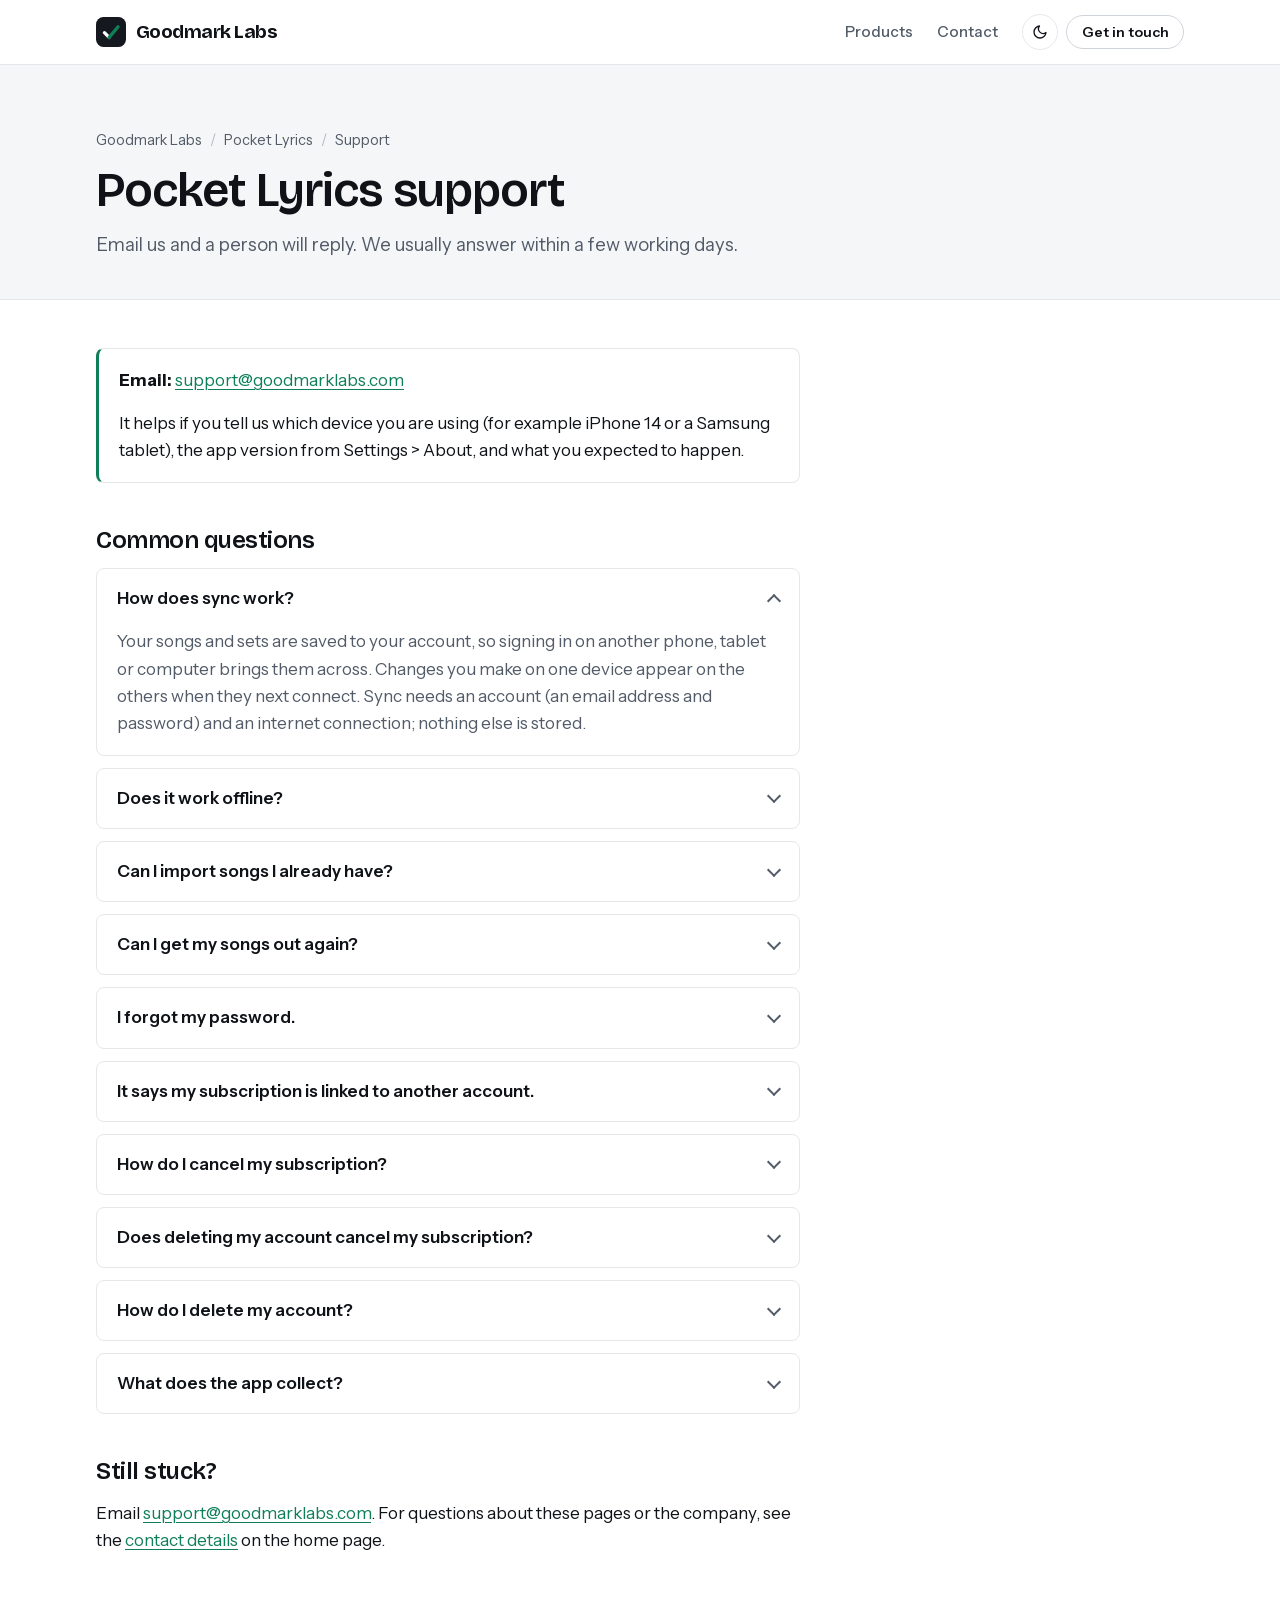
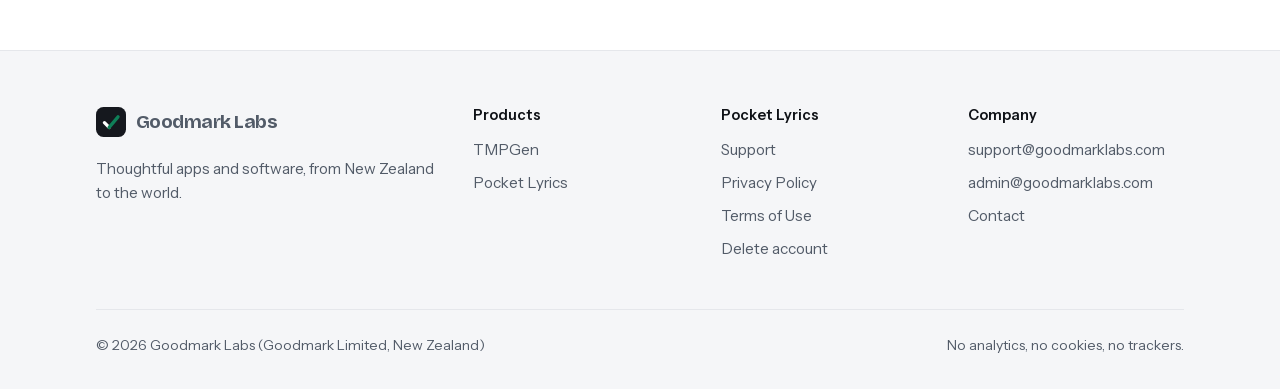
<file: pocket-lyrics/support/index.html>
<!DOCTYPE html>
<html lang="en-NZ">
<head>
  <meta charset="utf-8">
  <meta name="viewport" content="width=device-width, initial-scale=1">
  <title>Pocket Lyrics support | Goodmark Labs</title>
  <meta name="description" content="How to get help with the Pocket Lyrics songbook app, and answers to common questions about sync, offline use, import and export, and deleting your account.">
  <link rel="canonical" href="https://goodmarklabs.com/pocket-lyrics/support/">
  <meta name="color-scheme" content="light dark">
  <meta name="theme-color" content="#ffffff" media="(prefers-color-scheme: light)">
  <meta name="theme-color" content="#0b0d11" media="(prefers-color-scheme: dark)">
  <meta property="og:title" content="Pocket Lyrics support | Goodmark Labs">
  <meta property="og:description" content="How to get help with the Pocket Lyrics songbook app, and answers to common questions about sync, offline use, import and export, and deleting your account.">
  <meta property="og:url" content="https://goodmarklabs.com/pocket-lyrics/support/">
  <meta property="og:image" content="https://goodmarklabs.com/assets/icon-512.png">
  <link rel="icon" href="/favicon.ico" sizes="48x48">
  <link rel="icon" href="/assets/favicon.svg" type="image/svg+xml">
  <link rel="apple-touch-icon" href="/assets/apple-touch-icon.png">
  <link rel="preload" href="/assets/fonts/BricolageGrotesque.woff2" as="font" type="font/woff2" crossorigin>
  <link rel="preload" href="/assets/fonts/InstrumentSans.woff2" as="font" type="font/woff2" crossorigin>
  <script>/* Apply a saved light/dark choice before paint. Stored only in this browser; nothing is sent anywhere. */
  (function(){try{var t=localStorage.getItem("theme");if(t==="light"||t==="dark")document.documentElement.setAttribute("data-theme",t)}catch(e){}})();</script>
  <link rel="stylesheet" href="/assets/site.css?v=20261121">
</head>
<body>
  <a class="skip-link" href="#main">Skip to content</a>
  <header class="site-header site-header--split">
    <div class="wrap">
      <a class="brand" href="/"><svg class="mark" aria-hidden="true" viewBox="0 0 64 64"><rect class="mark-bg" width="64" height="64" rx="16"/><path class="mark-tick" d="M18 33.5 L28 43.5" fill="none" stroke-width="7" stroke-linecap="round"/><path class="mark-tick-2" d="M28 43.5 L47 21" fill="none" stroke-width="7" stroke-linecap="round"/></svg>Goodmark Labs</a>
      <nav class="site-nav" aria-label="Main">
        <ul>
          <li><a href="/#products">Products</a></li>
          <li><a href="/#contact">Contact</a></li>
        </ul>
      </nav>
      <div class="header-actions">
        <button class="theme-toggle" id="theme-toggle" type="button" aria-label="Switch to dark mode"><svg class="icon-sun" aria-hidden="true" viewBox="0 0 24 24" fill="none" stroke="currentColor" stroke-width="2" stroke-linecap="round"><circle cx="12" cy="12" r="4"/><path d="M12 2v2M12 20v2M4.9 4.9l1.4 1.4M17.7 17.7l1.4 1.4M2 12h2M20 12h2M4.9 19.1l1.4-1.4M17.7 6.3l1.4-1.4"/></svg><svg class="icon-moon" aria-hidden="true" viewBox="0 0 24 24" fill="none" stroke="currentColor" stroke-width="2" stroke-linecap="round" stroke-linejoin="round"><path d="M21 12.8A9 9 0 1 1 11.2 3a7 7 0 0 0 9.8 9.8z"/></svg></button>
        <a class="btn btn-ghost btn-sm" href="mailto:support@goodmarklabs.com">Get in touch</a>
      </div>
    </div>
  </header>
  <main id="main">
    <div class="doc-head">
      <div class="wrap">
        <ol class="crumbs"><li><a href="/">Goodmark Labs</a></li><li><a href="/pocket-lyrics/">Pocket Lyrics</a></li><li>Support</li></ol>
        <h1>Pocket Lyrics support</h1>
        <p class="lede">Email us and a person will reply. We usually answer within a few working days.</p>
      </div>
    </div>
    <div class="wrap doc-layout doc-layout--single">
      <article class="doc">
        <div class="summary">
          <p><strong>Email:</strong> <a href="mailto:support@goodmarklabs.com">support@goodmarklabs.com</a></p>
          <p style="margin:0.5rem 0 0">It helps if you tell us which device you are using (for example iPhone 14 or a Samsung tablet), the app version from Settings &gt; About, and what you expected to happen.</p>
        </div>

        <h2 id="faq">Common questions</h2>
        <div class="faq">
        <details open><summary>How does sync work?</summary><div><p>Your songs and sets are saved to your account, so signing in on another phone, tablet or computer brings them across. Changes you make on one device appear on the others when they next connect. Sync needs an account (an email address and password) and an internet connection; nothing else is stored.</p></div></details>
        <details><summary>Does it work offline?</summary><div><p>Yes. Each device keeps a copy of your songbook, so you can open songs, read charts and edit on stage with no connection. Anything you change is synced when you are back online. The tuner and chord detection also run entirely on the device.</p></div></details>
        <details><summary>Can I import songs I already have?</summary><div><p>Yes. Pocket Lyrics imports ChordPro (.cho) files and plain text files with chords written above the lyrics. Go to Settings &gt; Import &amp; export. Songs you type or paste in directly are fine too.</p></div></details>
        <details><summary>Can I get my songs out again?</summary><div><p>At any time. Settings &gt; Import &amp; export &gt; Export all songs gives you a ChordPro file containing your whole library, which you can open in any text editor or import into another app. We recommend keeping a copy of anything important.</p></div></details>
        <details><summary>I forgot my password.</summary><div><p>Use Forgot password on the sign-in screen. A reset email is sent to your account's address. If it does not arrive within a few minutes, check your spam folder, then email us.</p></div></details>
        <details><summary>It says my subscription is linked to another account.</summary><div><p>Pro stays with the Pocket Lyrics account you subscribed on. Sign in with that account, or email <a href="mailto:support@goodmarklabs.com?subject=Pro%20linked%20to%20another%20account">support@goodmarklabs.com</a> from the account you are using now and we will move it for you.</p></div></details>
        <details><summary>How do I cancel my subscription?</summary><div><p>In the app, go to Settings &gt; Manage subscription, which opens the store's subscription settings. You can also cancel directly in the App Store (your Apple ID &gt; Subscriptions) or in Google Play (Subscriptions). Cancelling stops future charges, and Pro stays until the end of the period you have already paid for.</p></div></details>
        <details><summary>Does deleting my account cancel my subscription?</summary><div><p>No. The subscription belongs to your App Store or Google Play account, so cancel it there first, or you will keep being charged. In the app, Settings &gt; Manage subscription takes you to the right place.</p></div></details>
        <details><summary>How do I delete my account?</summary><div><p>In the app: Settings &gt; Account &gt; Delete account, then enter your password. This permanently removes your account, songs and sets. If you cannot open the app, you can ask us by email instead. Full instructions are on the <a href="/pocket-lyrics/delete-account/">delete account page</a>.</p></div></details>
        <details><summary>What does the app collect?</summary><div><p>Your email address and the songs and sets you add, so they can sync. There are no ads, analytics or trackers, and microphone audio never leaves your device. The <a href="/pocket-lyrics/privacy/">privacy policy</a> has the full picture.</p></div></details>
        </div>

        <h2 id="stuck">Still stuck?</h2>
        <p>Email <a href="mailto:support@goodmarklabs.com">support@goodmarklabs.com</a>. For questions about these pages or the company, see the <a href="/#contact">contact details</a> on the home page.</p>
      </article>
    </div>
  </main>
  <footer class="site-footer">
    <div class="wrap">
      <div class="footer-grid">
        <div class="footer-brand">
          <a class="brand" href="/"><svg class="mark" aria-hidden="true" viewBox="0 0 64 64"><rect class="mark-bg" width="64" height="64" rx="16"/><path class="mark-tick" d="M18 33.5 L28 43.5" fill="none" stroke-width="7" stroke-linecap="round"/><path class="mark-tick-2" d="M28 43.5 L47 21" fill="none" stroke-width="7" stroke-linecap="round"/></svg>Goodmark Labs</a>
          <p>Thoughtful apps and software, from New Zealand to the world.</p>
        </div>
        <div>
          <h4>Products</h4>
          <ul>
            <li><a href="https://tmpgen.co.nz">TMPGen</a></li>
            <li><a href="/pocket-lyrics/">Pocket Lyrics</a></li>
          </ul>
        </div>
        <div>
          <h4>Pocket Lyrics</h4>
          <ul>
            <li><a href="/pocket-lyrics/support/">Support</a></li>
            <li><a href="/pocket-lyrics/privacy/">Privacy Policy</a></li>
            <li><a href="/pocket-lyrics/terms/">Terms of Use</a></li>
            <li><a href="/pocket-lyrics/delete-account/">Delete account</a></li>
          </ul>
        </div>
        <div>
          <h4>Company</h4>
          <ul>
            <li><a href="mailto:support@goodmarklabs.com">support@goodmarklabs.com</a></li>
            <li><a href="mailto:admin@goodmarklabs.com">admin@goodmarklabs.com</a></li>
            <li><a href="/#contact">Contact</a></li>
          </ul>
        </div>
      </div>
      <div class="footer-bottom">
        <p>&copy; 2026 Goodmark Labs (Goodmark Limited, New Zealand)</p>
        <p>No analytics, no cookies, no trackers.</p>
      </div>
    </div>
  </footer>
  <script>/* Light/dark toggle. The choice is kept in this browser's localStorage only. */
  (function(){var b=document.getElementById("theme-toggle");if(!b)return;var r=document.documentElement;
  function dark(){var t=r.getAttribute("data-theme");return t?t==="dark":matchMedia("(prefers-color-scheme: dark)").matches}
  function label(){b.setAttribute("aria-label",dark()?"Switch to light mode":"Switch to dark mode")}
  b.addEventListener("click",function(){var n=dark()?"light":"dark";r.setAttribute("data-theme",n);try{localStorage.setItem("theme",n)}catch(e){}label()});label()})();</script>
</body>
</html>
</file>
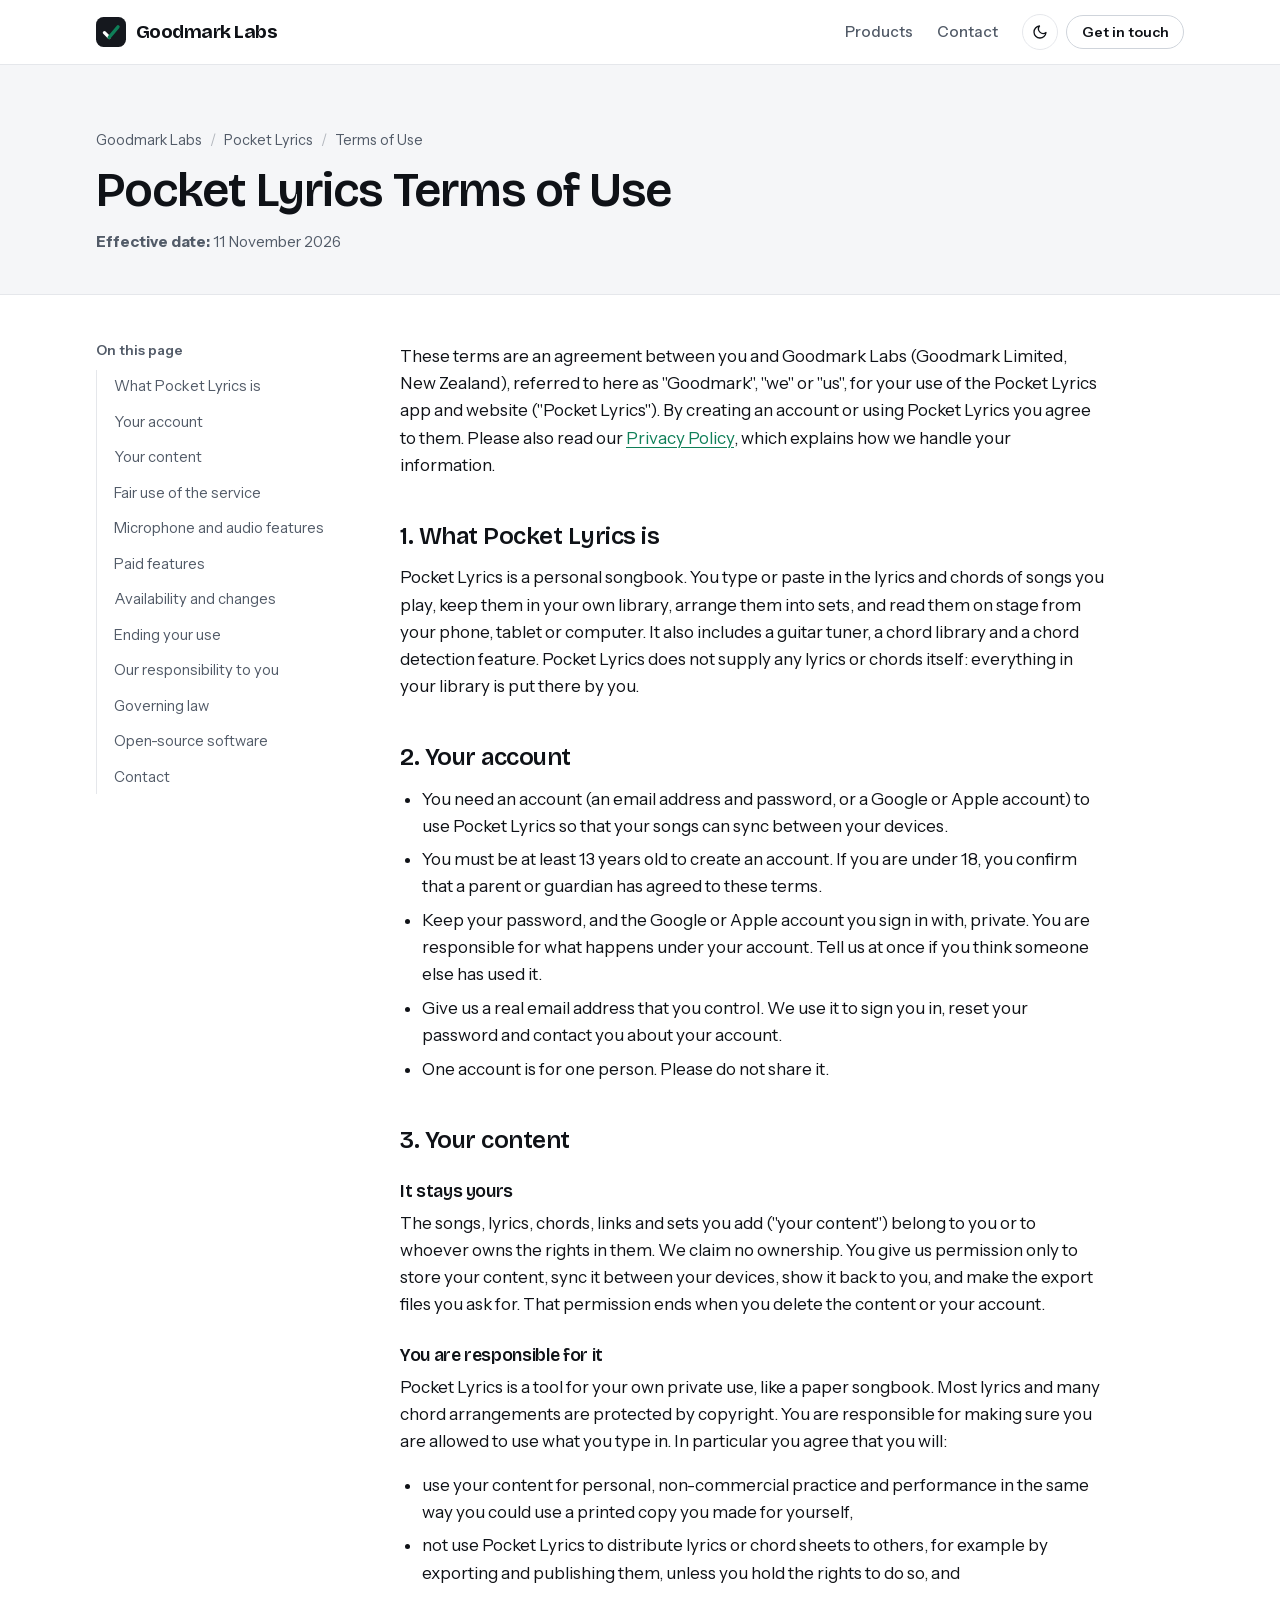
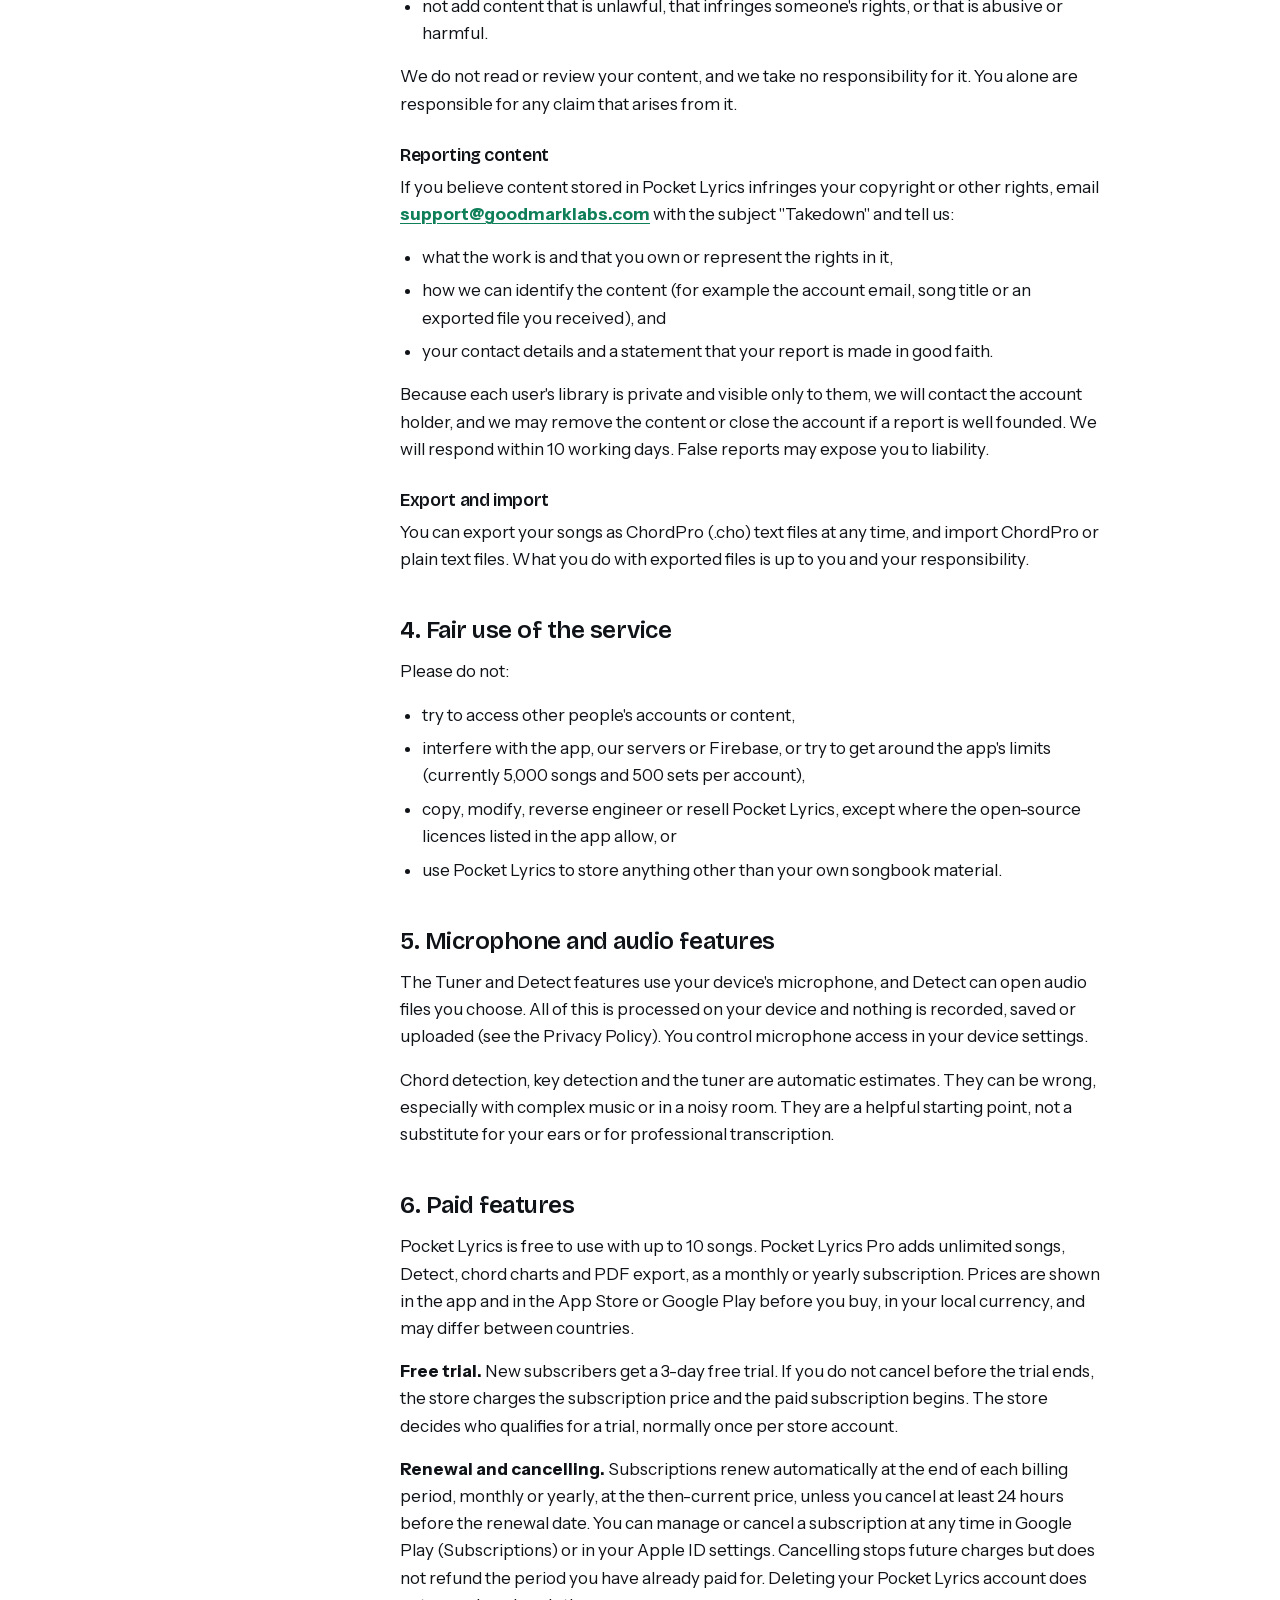
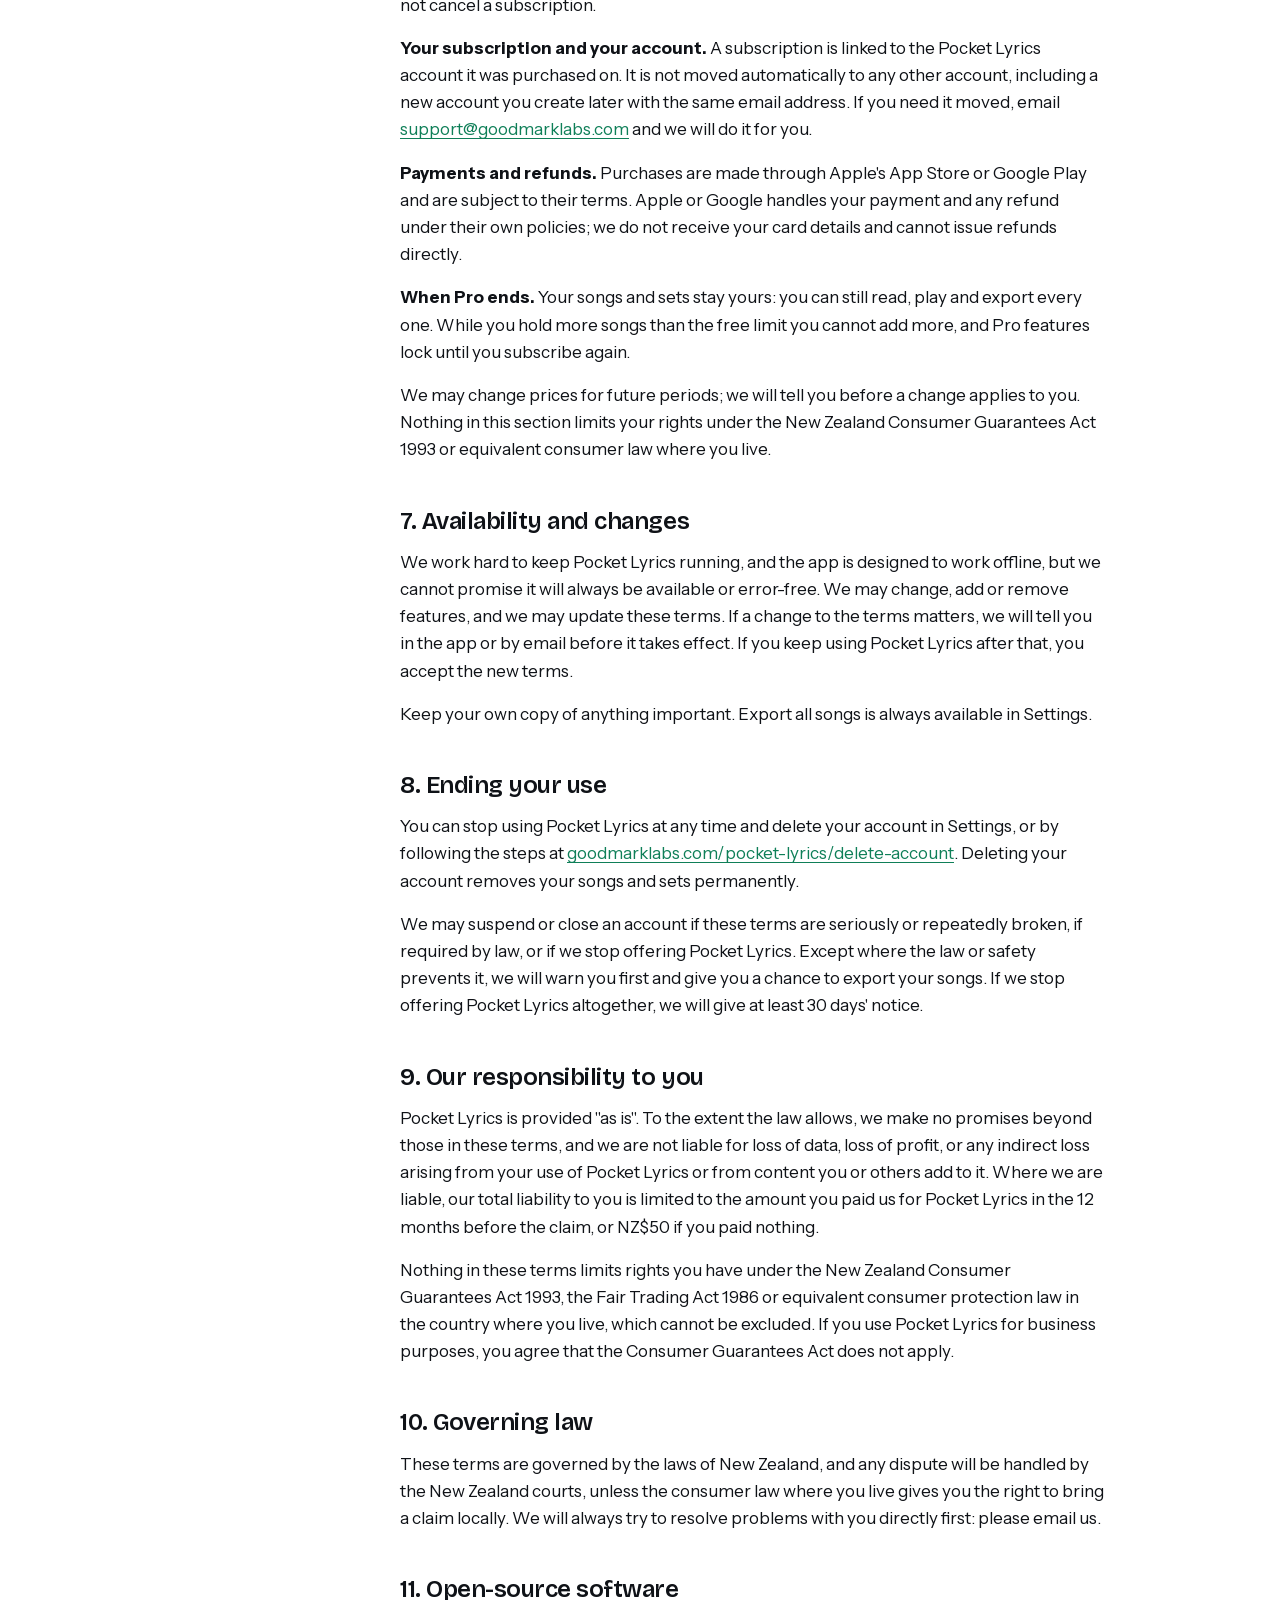
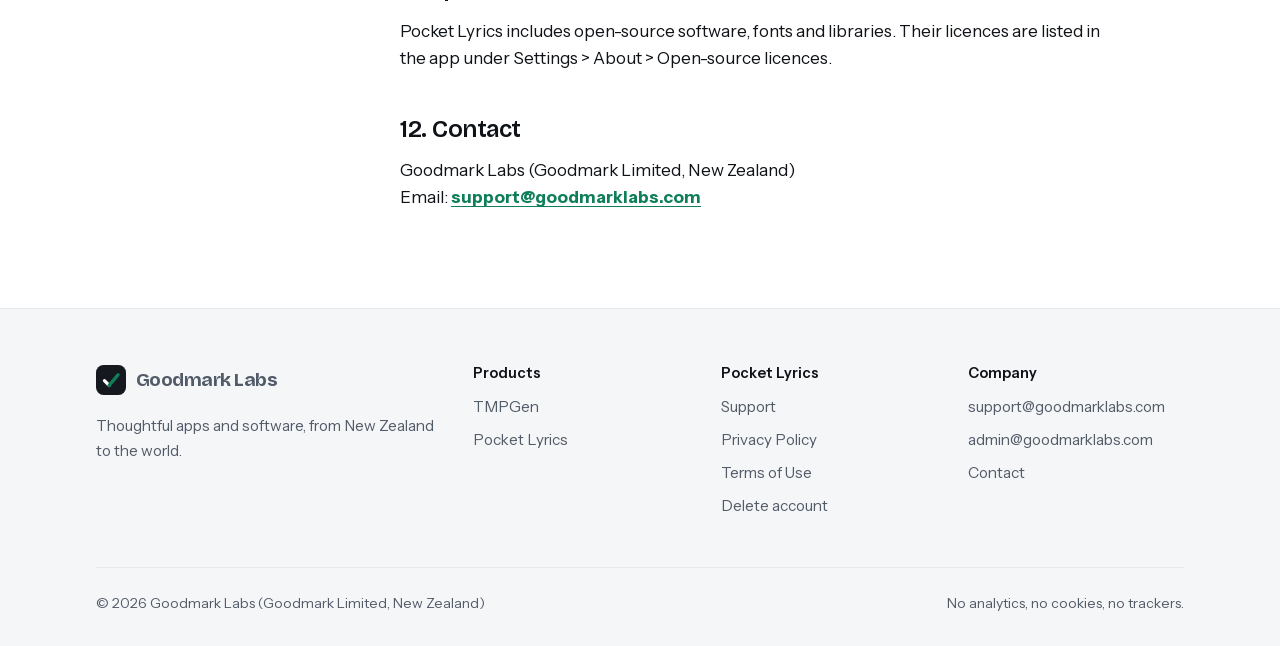
<file: pocket-lyrics/terms/index.html>
<!DOCTYPE html>
<html lang="en-NZ">
<head>
  <meta charset="utf-8">
  <meta name="viewport" content="width=device-width, initial-scale=1">
  <title>Pocket Lyrics Terms of Use | Goodmark Labs</title>
  <meta name="description" content="The terms for using the Pocket Lyrics songbook app: your account, your content, paid features, and Goodmark Labs' responsibilities under New Zealand law.">
  <link rel="canonical" href="https://goodmarklabs.com/pocket-lyrics/terms/">
  <meta name="color-scheme" content="light dark">
  <meta name="theme-color" content="#ffffff" media="(prefers-color-scheme: light)">
  <meta name="theme-color" content="#0b0d11" media="(prefers-color-scheme: dark)">
  <meta property="og:title" content="Pocket Lyrics Terms of Use | Goodmark Labs">
  <meta property="og:description" content="The terms for using the Pocket Lyrics songbook app: your account, your content, paid features, and Goodmark Labs' responsibilities under New Zealand law.">
  <meta property="og:url" content="https://goodmarklabs.com/pocket-lyrics/terms/">
  <meta property="og:image" content="https://goodmarklabs.com/assets/icon-512.png">
  <link rel="icon" href="/favicon.ico" sizes="48x48">
  <link rel="icon" href="/assets/favicon.svg" type="image/svg+xml">
  <link rel="apple-touch-icon" href="/assets/apple-touch-icon.png">
  <link rel="preload" href="/assets/fonts/BricolageGrotesque.woff2" as="font" type="font/woff2" crossorigin>
  <link rel="preload" href="/assets/fonts/InstrumentSans.woff2" as="font" type="font/woff2" crossorigin>
  <script>/* Apply a saved light/dark choice before paint. Stored only in this browser; nothing is sent anywhere. */
  (function(){try{var t=localStorage.getItem("theme");if(t==="light"||t==="dark")document.documentElement.setAttribute("data-theme",t)}catch(e){}})();</script>
  <link rel="stylesheet" href="/assets/site.css?v=20261121">
</head>
<body>
  <a class="skip-link" href="#main">Skip to content</a>
  <header class="site-header site-header--split">
    <div class="wrap">
      <a class="brand" href="/"><svg class="mark" aria-hidden="true" viewBox="0 0 64 64"><rect class="mark-bg" width="64" height="64" rx="16"/><path class="mark-tick" d="M18 33.5 L28 43.5" fill="none" stroke-width="7" stroke-linecap="round"/><path class="mark-tick-2" d="M28 43.5 L47 21" fill="none" stroke-width="7" stroke-linecap="round"/></svg>Goodmark Labs</a>
      <nav class="site-nav" aria-label="Main">
        <ul>
          <li><a href="/#products">Products</a></li>
          <li><a href="/#contact">Contact</a></li>
        </ul>
      </nav>
      <div class="header-actions">
        <button class="theme-toggle" id="theme-toggle" type="button" aria-label="Switch to dark mode"><svg class="icon-sun" aria-hidden="true" viewBox="0 0 24 24" fill="none" stroke="currentColor" stroke-width="2" stroke-linecap="round"><circle cx="12" cy="12" r="4"/><path d="M12 2v2M12 20v2M4.9 4.9l1.4 1.4M17.7 17.7l1.4 1.4M2 12h2M20 12h2M4.9 19.1l1.4-1.4M17.7 6.3l1.4-1.4"/></svg><svg class="icon-moon" aria-hidden="true" viewBox="0 0 24 24" fill="none" stroke="currentColor" stroke-width="2" stroke-linecap="round" stroke-linejoin="round"><path d="M21 12.8A9 9 0 1 1 11.2 3a7 7 0 0 0 9.8 9.8z"/></svg></button>
        <a class="btn btn-ghost btn-sm" href="mailto:support@goodmarklabs.com">Get in touch</a>
      </div>
    </div>
  </header>
  <main id="main">
    <div class="doc-head">
      <div class="wrap">
        <ol class="crumbs"><li><a href="/">Goodmark Labs</a></li><li><a href="/pocket-lyrics/">Pocket Lyrics</a></li><li>Terms of Use</li></ol>
        <h1>Pocket Lyrics Terms of Use</h1>
        <p class="effective"><strong>Effective date:</strong> 11 November 2026</p>
      </div>
    </div>
    <div class="wrap doc-layout">
      <nav class="toc" aria-labelledby="toc-h">
        <h2 id="toc-h">On this page</h2>
        <ol>
          <li><a href="#what">What Pocket Lyrics is</a></li>
          <li><a href="#account">Your account</a></li>
          <li><a href="#content">Your content</a></li>
          <li><a href="#fair-use">Fair use of the service</a></li>
          <li><a href="#microphone">Microphone and audio features</a></li>
          <li><a href="#paid">Paid features</a></li>
          <li><a href="#availability">Availability and changes</a></li>
          <li><a href="#ending">Ending your use</a></li>
          <li><a href="#responsibility">Our responsibility to you</a></li>
          <li><a href="#law">Governing law</a></li>
          <li><a href="#open-source">Open-source software</a></li>
          <li><a href="#contact">Contact</a></li>
        </ol>
      </nav>
      <article class="doc">
        <p>These terms are an agreement between you and Goodmark Labs (Goodmark Limited, New Zealand), referred to here as "Goodmark", "we" or "us", for your use of the Pocket Lyrics app and website ("Pocket Lyrics"). By creating an account or using Pocket Lyrics you agree to them. Please also read our <a href="/pocket-lyrics/privacy/">Privacy Policy</a>, which explains how we handle your information.</p>

        <h2 id="what">1. What Pocket Lyrics is</h2>
        <p>Pocket Lyrics is a personal songbook. You type or paste in the lyrics and chords of songs you play, keep them in your own library, arrange them into sets, and read them on stage from your phone, tablet or computer. It also includes a guitar tuner, a chord library and a chord detection feature. Pocket Lyrics does not supply any lyrics or chords itself: everything in your library is put there by you.</p>

        <h2 id="account">2. Your account</h2>
        <ul>
          <li>You need an account (an email address and password, or a Google or Apple account) to use Pocket Lyrics so that your songs can sync between your devices.</li>
          <li>You must be at least 13 years old to create an account. If you are under 18, you confirm that a parent or guardian has agreed to these terms.</li>
          <li>Keep your password, and the Google or Apple account you sign in with, private. You are responsible for what happens under your account. Tell us at once if you think someone else has used it.</li>
          <li>Give us a real email address that you control. We use it to sign you in, reset your password and contact you about your account.</li>
          <li>One account is for one person. Please do not share it.</li>
        </ul>

        <h2 id="content">3. Your content</h2>
        <h3>It stays yours</h3>
        <p>The songs, lyrics, chords, links and sets you add ("your content") belong to you or to whoever owns the rights in them. We claim no ownership. You give us permission only to store your content, sync it between your devices, show it back to you, and make the export files you ask for. That permission ends when you delete the content or your account.</p>

        <h3>You are responsible for it</h3>
        <p>Pocket Lyrics is a tool for your own private use, like a paper songbook. Most lyrics and many chord arrangements are protected by copyright. You are responsible for making sure you are allowed to use what you type in. In particular you agree that you will:</p>
        <ul>
          <li>use your content for personal, non-commercial practice and performance in the same way you could use a printed copy you made for yourself,</li>
          <li>not use Pocket Lyrics to distribute lyrics or chord sheets to others, for example by exporting and publishing them, unless you hold the rights to do so, and</li>
          <li>not add content that is unlawful, that infringes someone's rights, or that is abusive or harmful.</li>
        </ul>
        <p>We do not read or review your content, and we take no responsibility for it. You alone are responsible for any claim that arises from it.</p>

        <h3>Reporting content</h3>
        <p>If you believe content stored in Pocket Lyrics infringes your copyright or other rights, email <a href="mailto:support@goodmarklabs.com?subject=Takedown"><strong>support@goodmarklabs.com</strong></a> with the subject "Takedown" and tell us:</p>
        <ul>
          <li>what the work is and that you own or represent the rights in it,</li>
          <li>how we can identify the content (for example the account email, song title or an exported file you received), and</li>
          <li>your contact details and a statement that your report is made in good faith.</li>
        </ul>
        <p>Because each user's library is private and visible only to them, we will contact the account holder, and we may remove the content or close the account if a report is well founded. We will respond within 10 working days. False reports may expose you to liability.</p>

        <h3>Export and import</h3>
        <p>You can export your songs as ChordPro (.cho) text files at any time, and import ChordPro or plain text files. What you do with exported files is up to you and your responsibility.</p>

        <h2 id="fair-use">4. Fair use of the service</h2>
        <p>Please do not:</p>
        <ul>
          <li>try to access other people's accounts or content,</li>
          <li>interfere with the app, our servers or Firebase, or try to get around the app's limits (currently 5,000 songs and 500 sets per account),</li>
          <li>copy, modify, reverse engineer or resell Pocket Lyrics, except where the open-source licences listed in the app allow, or</li>
          <li>use Pocket Lyrics to store anything other than your own songbook material.</li>
        </ul>

        <h2 id="microphone">5. Microphone and audio features</h2>
        <p>The Tuner and Detect features use your device's microphone, and Detect can open audio files you choose. All of this is processed on your device and nothing is recorded, saved or uploaded (see the Privacy Policy). You control microphone access in your device settings.</p>
        <p>Chord detection, key detection and the tuner are automatic estimates. They can be wrong, especially with complex music or in a noisy room. They are a helpful starting point, not a substitute for your ears or for professional transcription.</p>

        <h2 id="paid">6. Paid features</h2>
        <p>Pocket Lyrics is free to use with up to 10 songs. Pocket Lyrics Pro adds unlimited songs, Detect, chord charts and PDF export, as a monthly or yearly subscription. Prices are shown in the app and in the App Store or Google Play before you buy, in your local currency, and may differ between countries.</p>
        <p><strong>Free trial.</strong> New subscribers get a 3-day free trial. If you do not cancel before the trial ends, the store charges the subscription price and the paid subscription begins. The store decides who qualifies for a trial, normally once per store account.</p>
        <p><strong>Renewal and cancelling.</strong> Subscriptions renew automatically at the end of each billing period, monthly or yearly, at the then-current price, unless you cancel at least 24 hours before the renewal date. You can manage or cancel a subscription at any time in Google Play (Subscriptions) or in your Apple ID settings. Cancelling stops future charges but does not refund the period you have already paid for. Deleting your Pocket Lyrics account does not cancel a subscription.</p>
        <p><strong>Your subscription and your account.</strong> A subscription is linked to the Pocket Lyrics account it was purchased on. It is not moved automatically to any other account, including a new account you create later with the same email address. If you need it moved, email <a href="mailto:support@goodmarklabs.com">support@goodmarklabs.com</a> and we will do it for you.</p>
        <p><strong>Payments and refunds.</strong> Purchases are made through Apple's App Store or Google Play and are subject to their terms. Apple or Google handles your payment and any refund under their own policies; we do not receive your card details and cannot issue refunds directly.</p>
        <p><strong>When Pro ends.</strong> Your songs and sets stay yours: you can still read, play and export every one. While you hold more songs than the free limit you cannot add more, and Pro features lock until you subscribe again.</p>
        <p>We may change prices for future periods; we will tell you before a change applies to you. Nothing in this section limits your rights under the New Zealand Consumer Guarantees Act 1993 or equivalent consumer law where you live.</p>

        <h2 id="availability">7. Availability and changes</h2>
        <p>We work hard to keep Pocket Lyrics running, and the app is designed to work offline, but we cannot promise it will always be available or error-free. We may change, add or remove features, and we may update these terms. If a change to the terms matters, we will tell you in the app or by email before it takes effect. If you keep using Pocket Lyrics after that, you accept the new terms.</p>
        <p>Keep your own copy of anything important. Export all songs is always available in Settings.</p>

        <h2 id="ending">8. Ending your use</h2>
        <p>You can stop using Pocket Lyrics at any time and delete your account in Settings, or by following the steps at <a href="/pocket-lyrics/delete-account/">goodmarklabs.com/pocket-lyrics/delete-account</a>. Deleting your account removes your songs and sets permanently.</p>
        <p>We may suspend or close an account if these terms are seriously or repeatedly broken, if required by law, or if we stop offering Pocket Lyrics. Except where the law or safety prevents it, we will warn you first and give you a chance to export your songs. If we stop offering Pocket Lyrics altogether, we will give at least 30 days' notice.</p>

        <h2 id="responsibility">9. Our responsibility to you</h2>
        <p>Pocket Lyrics is provided "as is". To the extent the law allows, we make no promises beyond those in these terms, and we are not liable for loss of data, loss of profit, or any indirect loss arising from your use of Pocket Lyrics or from content you or others add to it. Where we are liable, our total liability to you is limited to the amount you paid us for Pocket Lyrics in the 12 months before the claim, or NZ$50 if you paid nothing.</p>
        <p>Nothing in these terms limits rights you have under the New Zealand Consumer Guarantees Act 1993, the Fair Trading Act 1986 or equivalent consumer protection law in the country where you live, which cannot be excluded. If you use Pocket Lyrics for business purposes, you agree that the Consumer Guarantees Act does not apply.</p>

        <h2 id="law">10. Governing law</h2>
        <p>These terms are governed by the laws of New Zealand, and any dispute will be handled by the New Zealand courts, unless the consumer law where you live gives you the right to bring a claim locally. We will always try to resolve problems with you directly first: please email us.</p>

        <h2 id="open-source">11. Open-source software</h2>
        <p>Pocket Lyrics includes open-source software, fonts and libraries. Their licences are listed in the app under Settings &gt; About &gt; Open-source licences.</p>

        <h2 id="contact">12. Contact</h2>
        <p class="contact-block">Goodmark Labs (Goodmark Limited, New Zealand)<br>Email: <a href="mailto:support@goodmarklabs.com"><strong>support@goodmarklabs.com</strong></a></p>
      </article>
    </div>
  </main>
  <footer class="site-footer">
    <div class="wrap">
      <div class="footer-grid">
        <div class="footer-brand">
          <a class="brand" href="/"><svg class="mark" aria-hidden="true" viewBox="0 0 64 64"><rect class="mark-bg" width="64" height="64" rx="16"/><path class="mark-tick" d="M18 33.5 L28 43.5" fill="none" stroke-width="7" stroke-linecap="round"/><path class="mark-tick-2" d="M28 43.5 L47 21" fill="none" stroke-width="7" stroke-linecap="round"/></svg>Goodmark Labs</a>
          <p>Thoughtful apps and software, from New Zealand to the world.</p>
        </div>
        <div>
          <h4>Products</h4>
          <ul>
            <li><a href="https://tmpgen.co.nz">TMPGen</a></li>
            <li><a href="/pocket-lyrics/">Pocket Lyrics</a></li>
          </ul>
        </div>
        <div>
          <h4>Pocket Lyrics</h4>
          <ul>
            <li><a href="/pocket-lyrics/support/">Support</a></li>
            <li><a href="/pocket-lyrics/privacy/">Privacy Policy</a></li>
            <li><a href="/pocket-lyrics/terms/">Terms of Use</a></li>
            <li><a href="/pocket-lyrics/delete-account/">Delete account</a></li>
          </ul>
        </div>
        <div>
          <h4>Company</h4>
          <ul>
            <li><a href="mailto:support@goodmarklabs.com">support@goodmarklabs.com</a></li>
            <li><a href="mailto:admin@goodmarklabs.com">admin@goodmarklabs.com</a></li>
            <li><a href="/#contact">Contact</a></li>
          </ul>
        </div>
      </div>
      <div class="footer-bottom">
        <p>&copy; 2026 Goodmark Labs (Goodmark Limited, New Zealand)</p>
        <p>No analytics, no cookies, no trackers.</p>
      </div>
    </div>
  </footer>
  <script>/* Light/dark toggle. The choice is kept in this browser's localStorage only. */
  (function(){var b=document.getElementById("theme-toggle");if(!b)return;var r=document.documentElement;
  function dark(){var t=r.getAttribute("data-theme");return t?t==="dark":matchMedia("(prefers-color-scheme: dark)").matches}
  function label(){b.setAttribute("aria-label",dark()?"Switch to light mode":"Switch to dark mode")}
  b.addEventListener("click",function(){var n=dark()?"light":"dark";r.setAttribute("data-theme",n);try{localStorage.setItem("theme",n)}catch(e){}label()});label()})();</script>
</body>
</html>
</file>
<file: assets/site.css>
/* Goodmark Limited — site styles. Plain CSS, no build step. */

@font-face {
  font-family: "Bricolage Grotesque";
  src: url("/assets/fonts/BricolageGrotesque.woff2") format("woff2");
  font-weight: 200 800;
  font-stretch: 75% 100%;
  font-display: swap;
}
@font-face {
  font-family: "Instrument Sans";
  src: url("/assets/fonts/InstrumentSans.woff2") format("woff2");
  font-weight: 400 700;
  font-stretch: 75% 100%;
  font-display: swap;
}

:root {
  --bg: #ffffff;
  --bg-2: #f5f6f8;
  --surface: #ffffff;
  --text: #0f1217;
  --text-2: #525b68;
  --border: #e5e7eb;
  --border-2: #cfd4db;
  --accent: #0f7f58;
  --accent-ink: #ffffff;
  --accent-soft: rgba(15, 127, 88, 0.1);
  --logo-bg: #15181e;
  --logo-fg: #ffffff;
  --shadow: 0 1px 2px rgba(15, 18, 23, 0.05), 0 10px 30px -16px rgba(15, 18, 23, 0.2);
  --shadow-lg: 0 2px 4px rgba(15, 18, 23, 0.05), 0 24px 48px -20px rgba(15, 18, 23, 0.3);
  --pl-charcoal: #1c1d22;
  --pl-charcoal-2: #26272e;
  --pl-lavender: #c3b4f0;
  --pl-lavender-ink: #6650b4;
  --pl-peach: #fbc59c;
  --pl-peach-ink: #a2561f;
  --pl-text: #f3f1fa;
  --pl-muted: #b3b0c2;
  --font-display: "Bricolage Grotesque", "Helvetica Neue", Arial, sans-serif;
  --font-body: "Instrument Sans", -apple-system, BlinkMacSystemFont, "Segoe UI", Roboto, sans-serif;
  --radius: 14px;
  --radius-sm: 8px;
  --measure: 44rem;
  --wide: 72rem;
  color-scheme: light;
}

/* Dark theme: system preference unless the toggle overrides it */
@media (prefers-color-scheme: dark) {
  :root:not([data-theme="light"]) {
    --bg: #0b0d11;
    --bg-2: #10131a;
    --surface: #14181f;
    --text: #eceef2;
    --text-2: #9aa3b2;
    --border: #232832;
    --border-2: #333a47;
    --accent: #3fd49a;
    --accent-ink: #06140e;
    --accent-soft: rgba(63, 212, 154, 0.12);
    --logo-bg: #f2f3f5;
    --logo-fg: #15181e;
    --shadow: 0 1px 2px rgba(0, 0, 0, 0.4), 0 10px 30px -16px rgba(0, 0, 0, 0.6);
    --shadow-lg: 0 2px 4px rgba(0, 0, 0, 0.4), 0 24px 48px -20px rgba(0, 0, 0, 0.7);
    color-scheme: dark;
  }
}
:root[data-theme="dark"] {
  --bg: #0b0d11;
  --bg-2: #10131a;
  --surface: #14181f;
  --text: #eceef2;
  --text-2: #9aa3b2;
  --border: #232832;
  --border-2: #333a47;
  --accent: #3fd49a;
  --accent-ink: #06140e;
  --accent-soft: rgba(63, 212, 154, 0.12);
  --logo-bg: #f2f3f5;
  --logo-fg: #15181e;
  --shadow: 0 1px 2px rgba(0, 0, 0, 0.4), 0 10px 30px -16px rgba(0, 0, 0, 0.6);
  --shadow-lg: 0 2px 4px rgba(0, 0, 0, 0.4), 0 24px 48px -20px rgba(0, 0, 0, 0.7);
  color-scheme: dark;
}

/* ---------- Base ---------- */
*, *::before, *::after { box-sizing: border-box; }
html { -webkit-text-size-adjust: 100%; scroll-behavior: smooth; scroll-padding-top: 5rem; }
@media (prefers-reduced-motion: reduce) { html { scroll-behavior: auto; } }

body {
  margin: 0;
  background: var(--bg);
  color: var(--text);
  font-family: var(--font-body);
  font-size: 1.0625rem;
  line-height: 1.6;
  min-height: 100vh;
  display: flex;
  flex-direction: column;
  -webkit-font-smoothing: antialiased;
}
h1, h2, h3, h4 {
  font-family: var(--font-display);
  font-optical-sizing: auto;
  font-weight: 600;
  letter-spacing: -0.02em;
  line-height: 1.12;
  margin: 0;
  text-wrap: balance;
}
p { margin: 0; }
a { color: var(--accent); text-decoration-thickness: 1px; text-underline-offset: 0.18em; }
a:hover { text-decoration-thickness: 2px; }
:focus-visible { outline: 2px solid var(--accent); outline-offset: 3px; border-radius: 4px; }
img, svg { display: block; max-width: 100%; }
button { font: inherit; color: inherit; }

.skip-link {
  position: absolute; left: 1rem; top: -4rem; z-index: 50;
  background: var(--surface); color: var(--text);
  padding: 0.5rem 0.75rem; border: 1px solid var(--border); border-radius: var(--radius-sm);
}
.skip-link:focus { top: 1rem; }

.wrap { width: 100%; max-width: var(--wide); margin: 0 auto; padding: 0 1.25rem; }
@media (min-width: 48rem) { .wrap { padding: 0 2rem; } }

.lede { color: var(--text-2); font-size: 1.15rem; max-width: 36rem; }
.lede a { color: inherit; }

/* ---------- Buttons ---------- */
.btn {
  display: inline-flex; align-items: center; gap: 0.5rem;
  font-weight: 600; font-size: 0.95rem; line-height: 1;
  padding: 0.8rem 1.15rem; border-radius: 999px;
  text-decoration: none; border: 1px solid transparent;
  transition: transform 0.18s ease, background-color 0.18s ease, border-color 0.18s ease, box-shadow 0.18s ease;
  cursor: pointer;
}
.btn:hover { transform: translateY(-1px); text-decoration: none; }
.btn:active { transform: translateY(0); }
.btn-primary { background: var(--text); color: var(--bg); }
.btn-primary:hover { box-shadow: var(--shadow); }
.btn-ghost { background: transparent; color: var(--text); border-color: var(--border-2); }
.btn-ghost:hover { background: var(--bg-2); border-color: var(--text-2); }
.btn-sm { padding: 0.55rem 0.9rem; font-size: 0.875rem; }
.btn svg { width: 16px; height: 16px; }

.arrow-link {
  display: inline-flex; align-items: center; gap: 0.35rem;
  font-weight: 600; text-decoration: none; color: var(--text);
}
.arrow-link svg { width: 16px; height: 16px; transition: transform 0.18s ease; }
.arrow-link:hover svg { transform: translateX(3px); }
.arrow-link:hover { text-decoration: underline; }

.pill {
  display: inline-flex; align-items: center; gap: 0.4rem;
  font-size: 0.8rem; font-weight: 600; line-height: 1;
  padding: 0.4rem 0.7rem; border-radius: 999px;
  background: var(--accent-soft); color: var(--accent);
}
.pill::before { content: ""; width: 6px; height: 6px; border-radius: 50%; background: currentColor; }

/* ---------- Header ---------- */
.site-header {
  position: sticky; top: 0; z-index: 20;
  background: color-mix(in srgb, var(--bg) 82%, transparent);
  -webkit-backdrop-filter: saturate(160%) blur(12px);
  backdrop-filter: saturate(160%) blur(12px);
  border-bottom: 1px solid var(--border);
}
@supports not (background: color-mix(in srgb, red 50%, blue)) { .site-header { background: var(--bg); } }
.site-header .wrap {
  display: flex; flex-wrap: wrap; align-items: center; gap: 0.5rem 1.5rem;
  min-height: 4rem; padding-top: 0.6rem; padding-bottom: 0.6rem;
}
.brand {
  display: inline-flex; align-items: center; gap: 0.6rem;
  color: var(--text); text-decoration: none;
  font-family: var(--font-display); font-weight: 700; font-size: 1.2rem; letter-spacing: -0.025em;
  margin-right: auto;
}
.brand .mark { width: 30px; height: 30px; }
.mark .mark-bg { fill: var(--logo-bg); }
.mark .mark-tick { stroke: var(--logo-fg); }
.mark .mark-tick-2 { stroke: var(--accent); }
.site-nav ul { list-style: none; margin: 0; padding: 0; display: flex; flex-wrap: wrap; gap: 0.25rem 1.5rem; }
.site-nav a { color: var(--text-2); text-decoration: none; font-size: 0.95rem; font-weight: 500; transition: color 0.15s ease; }
.site-nav a:hover, .site-nav a[aria-current="page"] { color: var(--text); }
.header-actions { display: flex; align-items: center; gap: 0.5rem; }
@media (max-width: 40rem) { .header-actions .btn { display: none; } }
/* Home: on phones keep the theme toggle beside the logo and give the nav its own row. */
@media (max-width: 40rem) { .site-header--split .site-nav { order: 3; flex-basis: 100%; } }

.theme-toggle {
  width: 36px; height: 36px; border-radius: 999px;
  border: 1px solid var(--border); background: transparent;
  display: inline-grid; place-items: center; cursor: pointer;
  transition: background-color 0.15s ease, border-color 0.15s ease;
}
.theme-toggle:hover { background: var(--bg-2); border-color: var(--border-2); }
.theme-toggle svg { width: 16px; height: 16px; grid-area: 1 / 1; }
.theme-toggle .icon-sun { display: none; }
@media (prefers-color-scheme: dark) {
  :root:not([data-theme="light"]) .theme-toggle .icon-sun { display: block; }
  :root:not([data-theme="light"]) .theme-toggle .icon-moon { display: none; }
}
:root[data-theme="dark"] .theme-toggle .icon-sun { display: block; }
:root[data-theme="dark"] .theme-toggle .icon-moon { display: none; }

main { flex: 1; }

/* ---------- Home: hero ---------- */
.hero {
  position: relative; overflow: hidden;
  padding: 6rem 0 5rem;
}
@media (min-width: 48rem) { .hero { padding: 8rem 0 6.5rem; } }
.hero::before {
  content: ""; position: absolute; inset: 0; z-index: 0; pointer-events: none;
  background-image: radial-gradient(var(--border-2) 1px, transparent 1.5px);
  background-size: 26px 26px;
  -webkit-mask-image: radial-gradient(ellipse 70% 80% at 60% 0%, #000 10%, transparent 70%);
  mask-image: radial-gradient(ellipse 70% 80% at 60% 0%, #000 10%, transparent 70%);
  opacity: 0.7;
}
.hero .wrap { position: relative; z-index: 1; }
.hero h1 {
  font-size: clamp(2.5rem, 1.4rem + 5vw, 4.75rem);
  font-weight: 600; letter-spacing: -0.035em; line-height: 1.02;
  max-width: 16ch; margin-bottom: 1.5rem;
}
.hero .lede { font-size: clamp(1.1rem, 1rem + 0.5vw, 1.3rem); max-width: 38rem; margin-bottom: 2.25rem; }
.hero .actions { display: flex; flex-wrap: wrap; gap: 0.75rem; }

@keyframes rise { from { opacity: 0; transform: translateY(14px); } to { opacity: 1; transform: none; } }
.hero .wrap > * { animation: rise 0.7s cubic-bezier(0.2, 0.7, 0.2, 1) both; }
.hero .wrap > :nth-child(2) { animation-delay: 0.08s; }
.hero .wrap > :nth-child(3) { animation-delay: 0.16s; }
.hero .wrap > :nth-child(4) { animation-delay: 0.3s; }
@media (prefers-reduced-motion: reduce) {
  .hero .wrap > * { animation: none; }
  .btn, .arrow-link svg, .product, .feature, .link-card { transition: none !important; }
}

/* ---------- Sections ---------- */
.section { padding: 5rem 0; }
.section + .section { border-top: 1px solid var(--border); }
.section-head { max-width: 40rem; margin-bottom: 2.5rem; }
.section-head h2 { font-size: clamp(1.75rem, 1.2rem + 2vw, 2.5rem); margin-bottom: 0.75rem; }
.section-head p { color: var(--text-2); font-size: 1.1rem; }
.section-alt { background: var(--bg-2); }

/* Principles */
.principles {
  list-style: none; margin: 0; padding: 0;
  display: grid; gap: 1rem;
  grid-template-columns: repeat(auto-fit, minmax(min(100%, 16rem), 1fr));
}
.principles li {
  padding: 1.5rem; border: 1px solid var(--border); border-radius: var(--radius); background: var(--surface);
}
.principles svg { width: 24px; height: 24px; color: var(--accent); margin-bottom: 1rem; }
.principles h3 { font-size: 1.15rem; margin-bottom: 0.4rem; }
.principles p { color: var(--text-2); font-size: 0.98rem; }

/* Product cards */
.products {
  list-style: none; margin: 0; padding: 0;
  display: grid; gap: 1.5rem;
  grid-template-columns: repeat(auto-fit, minmax(min(100%, 22rem), 1fr));
}
.product {
  position: relative; display: flex; flex-direction: column;
  border: 1px solid var(--border); border-radius: var(--radius); background: var(--surface);
  overflow: hidden; box-shadow: var(--shadow);
  transition: transform 0.25s cubic-bezier(0.2, 0.7, 0.2, 1), box-shadow 0.25s ease, border-color 0.25s ease;
}
.product:hover { transform: translateY(-3px); box-shadow: var(--shadow-lg); border-color: var(--border-2); }
/* Product image: shown whole, at its own 16:9 ratio, never stretched or cropped */
.product-art { background: var(--pl-charcoal); border-bottom: 1px solid var(--border); }
.product-art picture { display: block; }
.product-art img { display: block; width: 100%; height: auto; aspect-ratio: 16 / 9; object-fit: contain; }
.product-body { padding: 1.5rem; display: flex; flex-direction: column; gap: 0.75rem; flex: 1; }
.product-title { display: flex; flex-wrap: wrap; align-items: center; justify-content: space-between; gap: 0.5rem 1rem; }
.product-title h3 { font-size: 1.5rem; }
.product-title .pill { line-height: 1.25; text-wrap: balance; }
.product-body p { color: var(--text-2); }
.product-foot { margin-top: auto; padding-top: 0.75rem; display: flex; flex-wrap: wrap; align-items: center; justify-content: space-between; gap: 0.75rem; }
.product .stretch::after { content: ""; position: absolute; inset: 0; }
.product .stretch { position: static; }
.product .stretch::after { z-index: 1; }
.product-foot > *:not(.stretch) { position: relative; z-index: 2; }

/* Contact */
.contact-grid {
  display: grid; gap: 1rem; margin: 0;
  grid-template-columns: repeat(auto-fit, minmax(min(100%, 16rem), 1fr));
}
.contact-grid > div { padding: 1.5rem; border: 1px solid var(--border); border-radius: var(--radius); background: var(--surface); }
.contact-grid dt { font-weight: 600; margin-bottom: 0.35rem; }
.contact-grid dd { margin: 0; color: var(--text-2); }
.contact-grid dd a { font-weight: 600; word-break: break-all; }

/* ---------- Footer ---------- */
.site-footer { border-top: 1px solid var(--border); background: var(--bg-2); padding: 3.5rem 0 2rem; font-size: 0.95rem; }
.footer-grid { display: grid; gap: 2.5rem 2rem; grid-template-columns: 1fr; margin-bottom: 3rem; }
@media (min-width: 48rem) { .footer-grid { grid-template-columns: 1.6fr 1fr 1fr 1fr; } }
.footer-brand p { color: var(--text-2); max-width: 22rem; margin-top: 0.75rem; }
.site-footer h4 { font-family: var(--font-body); font-size: 0.9rem; font-weight: 600; letter-spacing: 0; margin-bottom: 0.9rem; }
.site-footer ul { list-style: none; margin: 0; padding: 0; display: grid; gap: 0.55rem; }
.site-footer a { color: var(--text-2); text-decoration: none; }
.site-footer a:hover { color: var(--text); text-decoration: underline; }
.footer-bottom { border-top: 1px solid var(--border); padding-top: 1.5rem; display: flex; flex-wrap: wrap; justify-content: space-between; gap: 0.5rem 1.5rem; color: var(--text-2); font-size: 0.875rem; }
.footer-bottom p { text-wrap: balance; }

/* ---------- Pocket Lyrics page ---------- */
.pl-hero { background: var(--pl-charcoal); color: var(--pl-text); position: relative; overflow: hidden; }
.pl-hero::before {
  content: ""; position: absolute; inset: 0; pointer-events: none;
  background:
    radial-gradient(50% 60% at 15% 0%, rgba(195, 180, 240, 0.22), transparent 70%),
    radial-gradient(40% 50% at 90% 100%, rgba(251, 197, 156, 0.16), transparent 70%);
}
.pl-hero .wrap {
  position: relative; display: grid; gap: 3rem; align-items: center;
  padding-top: 5rem; padding-bottom: 5rem;
}
@media (min-width: 56rem) { .pl-hero .wrap { grid-template-columns: 1.1fr 0.9fr; padding-top: 6rem; padding-bottom: 6rem; } }
.pl-hero .crumbs, .pl-hero .crumbs a { color: var(--pl-muted); }
.pl-hero .app-icon { width: 72px; height: 72px; border-radius: 18px; box-shadow: 0 10px 30px -10px rgba(0, 0, 0, 0.6); margin-bottom: 1.5rem; }
.pl-hero h1 { font-size: clamp(2.5rem, 1.5rem + 4vw, 4rem); letter-spacing: -0.035em; margin-bottom: 1rem; color: #fff; }
.pl-hero .lede { color: var(--pl-muted); margin-bottom: 1.75rem; }
.pl-hero .actions { display: flex; flex-wrap: wrap; align-items: center; gap: 0.75rem; }
/* Two rows: store badges, then the text buttons, each row kept together. */
.pl-hero .actions--rows { flex-direction: column; align-items: flex-start; gap: 1rem; }
.pl-hero .action-row { display: flex; flex-wrap: wrap; align-items: center; gap: 0.75rem; }
@media (max-width: 24rem) { .pl-hero .action-row { gap: 0.5rem; } .pl-hero .action-row .btn { padding-left: 0.95rem; padding-right: 0.95rem; } }
.pl-pill { background: rgba(251, 197, 156, 0.16); color: var(--pl-peach); }
.pl-hero .btn-ghost { color: #fff; border-color: rgba(255, 255, 255, 0.25); }
.pl-hero .btn-ghost:hover { background: rgba(255, 255, 255, 0.08); border-color: rgba(255, 255, 255, 0.5); }

.hero-shot {
  margin: 0; width: 100%; justify-self: center;
  border-radius: 18px; overflow: hidden; background: var(--pl-charcoal);
  border: 1px solid rgba(255, 255, 255, 0.12);
  box-shadow: 0 30px 60px -30px rgba(0, 0, 0, 0.8);
}
.hero-shot picture { display: block; }
.hero-shot img { display: block; width: 100%; height: auto; aspect-ratio: 16 / 9; object-fit: contain; }

.features {
  list-style: none; margin: 0; padding: 0;
  display: grid; gap: 1rem;
  grid-template-columns: repeat(auto-fit, minmax(min(100%, 15rem), 1fr));
}
@media (min-width: 56rem) { .features { grid-template-columns: repeat(3, 1fr); } }
.feature {
  padding: 1.5rem; border: 1px solid var(--border); border-radius: var(--radius); background: var(--surface);
  transition: border-color 0.2s ease, transform 0.2s ease;
}
.feature:hover { border-color: var(--pl-lavender-ink); transform: translateY(-2px); }
.feature svg { width: 26px; height: 26px; color: var(--pl-lavender-ink); margin-bottom: 1rem; }
.feature h3 { font-size: 1.1rem; margin-bottom: 0.35rem; }
.feature-title { display: flex; align-items: center; justify-content: space-between; gap: 0.75rem; margin-bottom: 0.35rem; }
.feature-title h3 { margin-bottom: 0; }
.feature .pill { font-size: 0.72rem; padding: 0.3rem 0.55rem; flex-shrink: 0; }
.features-note { margin-top: 1.25rem; color: var(--text-2); font-size: 0.95rem; max-width: 46rem; text-wrap: pretty; }
.feature p { color: var(--text-2); font-size: 0.98rem; }
.price-note { margin-top: 0.4rem; color: var(--text-2); font-size: 0.85rem; max-width: 46rem; }
@media (prefers-color-scheme: dark) { :root:not([data-theme="light"]) .feature svg { color: var(--pl-lavender); } :root:not([data-theme="light"]) .feature:hover { border-color: var(--pl-lavender); } }
:root[data-theme="dark"] .feature svg { color: var(--pl-lavender); }
:root[data-theme="dark"] .feature:hover { border-color: var(--pl-lavender); }

.callout {
  background: var(--pl-charcoal); color: var(--pl-text);
  border-radius: var(--radius); padding: 2.5rem; position: relative; overflow: hidden;
  display: grid; gap: 1.5rem; align-items: center;
}
@media (min-width: 48rem) { .callout { grid-template-columns: 1fr auto; padding: 3rem; } }
.callout::before { content: ""; position: absolute; inset: 0; pointer-events: none; background: radial-gradient(50% 80% at 100% 0%, rgba(195, 180, 240, 0.2), transparent 70%); }
.callout > * { position: relative; }
.callout h2 { color: #fff; font-size: clamp(1.5rem, 1.2rem + 1.5vw, 2.1rem); margin-bottom: 0.5rem; }
.callout p { color: var(--pl-muted); max-width: 34rem; }
.callout .platforms { display: flex; gap: 0.75rem; flex-wrap: wrap; }
.platform {
  display: inline-flex; align-items: center; gap: 0.5rem;
  padding: 0.7rem 1rem; border-radius: 999px; font-weight: 600; font-size: 0.95rem;
  background: rgba(255, 255, 255, 0.06); border: 1px solid rgba(255, 255, 255, 0.14); color: #fff;
}
.platform svg { width: 18px; height: 18px; }

/* Official store badges, shown unaltered. The Google Play PNG has built-in clear space,
   so it is drawn larger and pulled back by that margin to match the App Store badge's height. */
.store-badge { display: inline-block; line-height: 0; border-radius: 8px; }
.store-badge img { display: block; width: auto; }
.store-badge--play img { height: 70px; margin: -11px; }
.store-badge--apple img { height: 48px; }

.link-cards {
  list-style: none; margin: 0; padding: 0;
  display: grid; gap: 1rem;
  grid-template-columns: repeat(auto-fit, minmax(min(100%, 13rem), 1fr));
}
.link-card {
  display: block; padding: 1.25rem; border: 1px solid var(--border); border-radius: var(--radius); background: var(--surface);
  text-decoration: none; color: var(--text); font-weight: 600;
  transition: border-color 0.2s ease, transform 0.2s ease, box-shadow 0.2s ease;
}
.link-card:hover { border-color: var(--border-2); transform: translateY(-2px); box-shadow: var(--shadow); text-decoration: none; }
.link-card small { display: block; font-weight: 400; color: var(--text-2); margin-top: 0.3rem; }

/* ---------- Document pages (legal, support) ---------- */
.doc-head { padding: 4rem 0 2.5rem; border-bottom: 1px solid var(--border); background: var(--bg-2); }
.doc-head h1 { font-size: clamp(2rem, 1.3rem + 2.5vw, 3rem); margin: 0.75rem 0 0.75rem; }
.doc-head .lede { max-width: 42rem; }
.effective { color: var(--text-2); font-size: 0.95rem; }
.doc-head .effective + .lede { margin-top: 1rem; }
.crumbs { list-style: none; margin: 0; padding: 0; display: flex; flex-wrap: wrap; gap: 0.25rem 0.5rem; font-size: 0.9rem; color: var(--text-2); }
.crumbs li + li::before { content: "/"; margin-right: 0.5rem; opacity: 0.4; }
.crumbs a { color: var(--text-2); text-decoration: none; }
.crumbs a:hover { color: var(--text); text-decoration: underline; }

.doc-layout { display: grid; gap: 3rem; padding-top: 3rem; padding-bottom: 5rem; }
@media (min-width: 60rem) { .doc-layout { grid-template-columns: 15rem minmax(0, var(--measure)); gap: 4rem; } }
.toc { align-self: start; }
@media (min-width: 60rem) { .toc { position: sticky; top: 5.5rem; } }
.toc h2 { font-family: var(--font-body); font-size: 0.85rem; font-weight: 600; letter-spacing: 0; color: var(--text-2); margin-bottom: 0.75rem; }
.toc ol { list-style: none; margin: 0; padding: 0; display: grid; gap: 0.15rem; border-left: 1px solid var(--border); }
.toc a {
  display: block; padding: 0.3rem 0 0.3rem 1rem; margin-left: -1px;
  color: var(--text-2); text-decoration: none; font-size: 0.92rem; border-left: 2px solid transparent;
  transition: color 0.15s ease, border-color 0.15s ease;
}
.toc a:hover { color: var(--text); border-left-color: var(--accent); }
@media (max-width: 59.99rem) { .toc ol { columns: 2; column-gap: 2rem; display: block; } .toc li { break-inside: avoid; } }
@media (max-width: 32rem) { .toc ol { columns: 1; } }

.doc { max-width: var(--measure); min-width: 0; }
.doc h2 { font-size: 1.5rem; margin: 2.75rem 0 0.9rem; }
.doc h2:first-child { margin-top: 0; }
.doc h3 { font-size: 1.1rem; margin: 1.75rem 0 0.5rem; }
.doc p, .doc ul, .doc ol { margin: 0 0 1rem; }
.doc ul, .doc ol { padding-left: 1.4rem; }
.doc li { margin-bottom: 0.4rem; }
.doc .summary {
  background: var(--surface); border: 1px solid var(--border); border-left: 3px solid var(--accent);
  border-radius: var(--radius-sm); padding: 1.1rem 1.25rem; margin: 0 0 2rem;
}
.doc .contact-block { line-height: 1.6; }

/* FAQ */
.faq { display: grid; gap: 0.75rem; margin: 0 0 1.5rem; }
.faq details { border: 1px solid var(--border); border-radius: var(--radius-sm); background: var(--surface); }
.faq summary {
  cursor: pointer; list-style: none; padding: 1rem 1.25rem; font-weight: 600;
  display: flex; justify-content: space-between; align-items: center; gap: 1rem;
}
.faq summary::-webkit-details-marker { display: none; }
.faq summary::after {
  content: ""; width: 10px; height: 10px; flex: none;
  border-right: 2px solid var(--text-2); border-bottom: 2px solid var(--text-2);
  transform: rotate(45deg); transition: transform 0.2s ease; margin-top: -4px;
}
.faq details[open] summary::after { transform: rotate(-135deg); margin-top: 4px; }
.faq details > div { padding: 0 1.25rem 1.1rem; color: var(--text-2); }
.faq details > div p:last-child { margin-bottom: 0; }

/* 404 */
.notfound { padding: 7rem 0; }
.notfound .code { font-family: var(--font-display); font-size: clamp(4rem, 2rem + 10vw, 8rem); font-weight: 700; letter-spacing: -0.05em; line-height: 1; color: var(--border-2); }
.notfound h1 { font-size: clamp(1.75rem, 1.2rem + 2vw, 2.5rem); margin: 0.5rem 0 1rem; }
.notfound ul { list-style: none; padding: 0; margin: 1.5rem 0 0; display: flex; flex-wrap: wrap; gap: 0.75rem; }

@media print {
  .site-header, .site-footer, .skip-link, .toc { display: none; }
  body { background: #fff; color: #000; }
  a { color: #000; }
  .doc-layout { display: block; }
}

@media (min-width: 60rem) { .doc-layout--single { grid-template-columns: minmax(0, var(--measure)); } }
</file>
